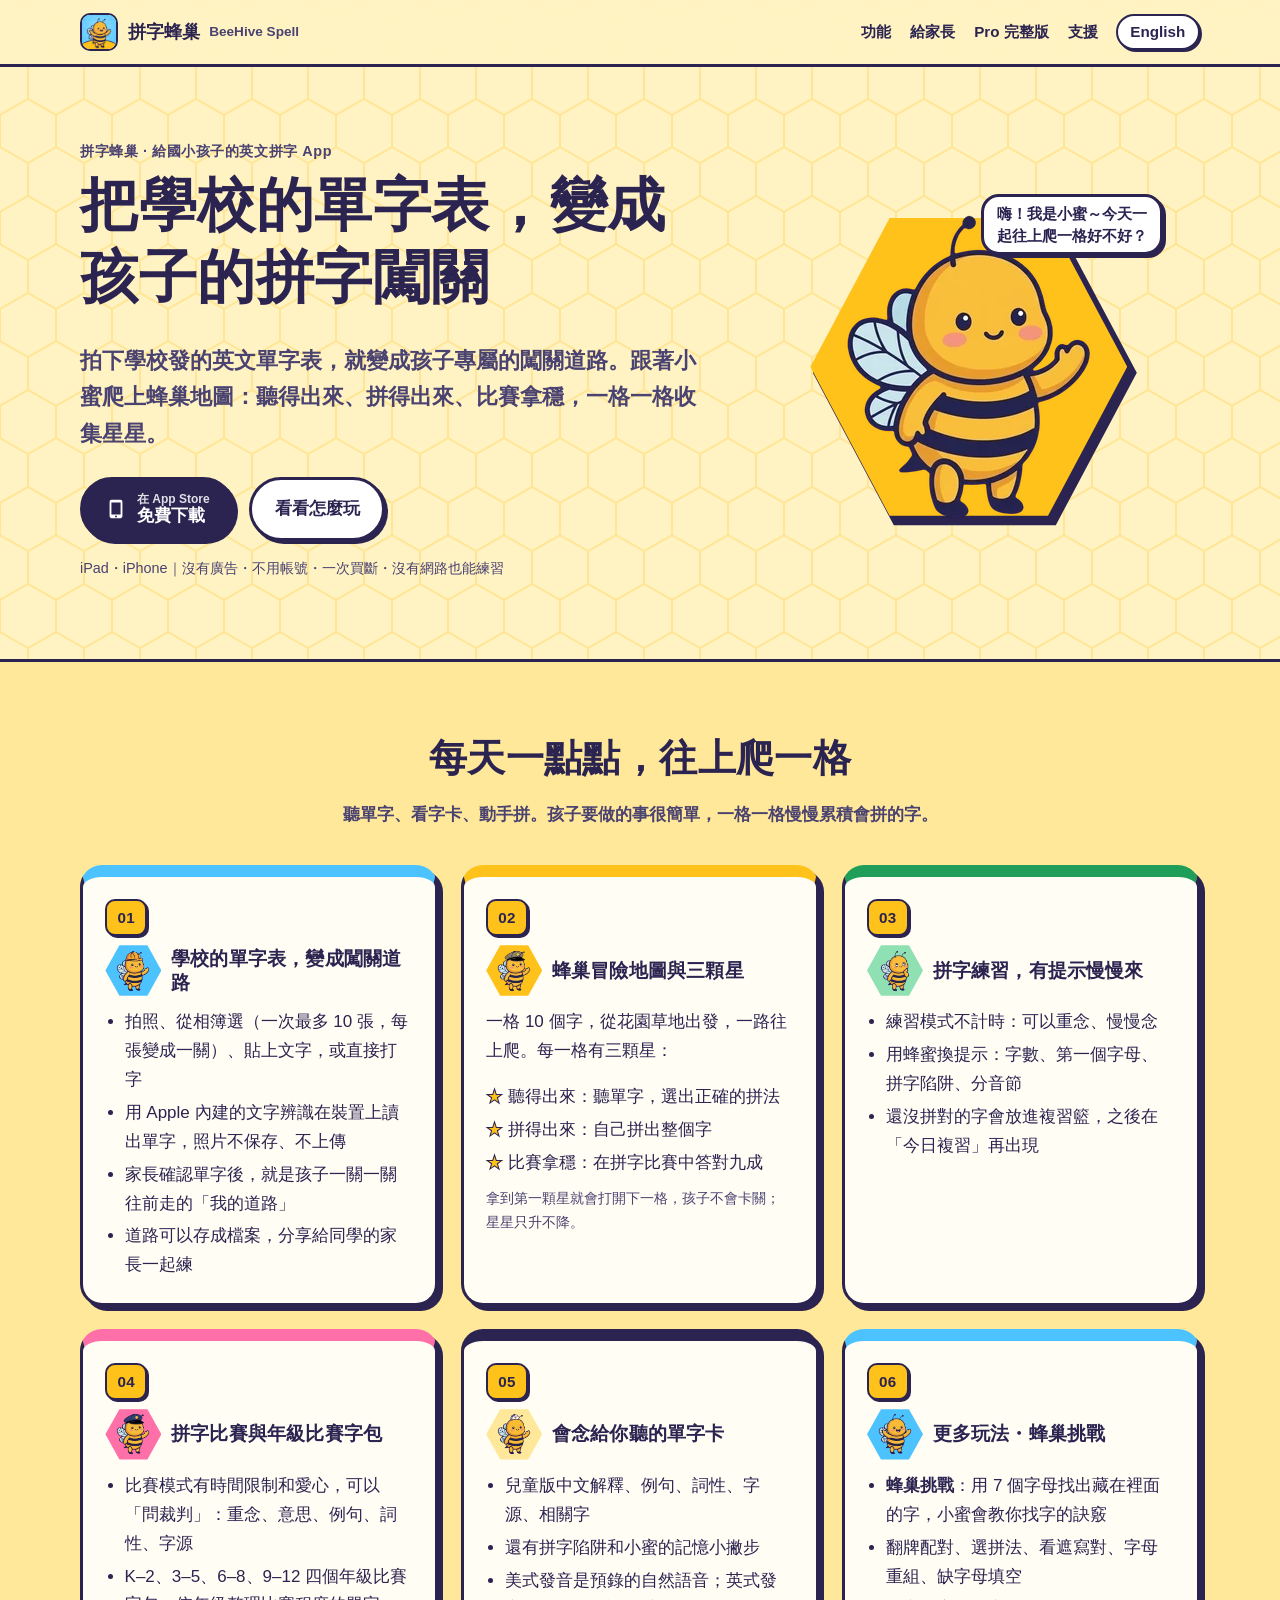
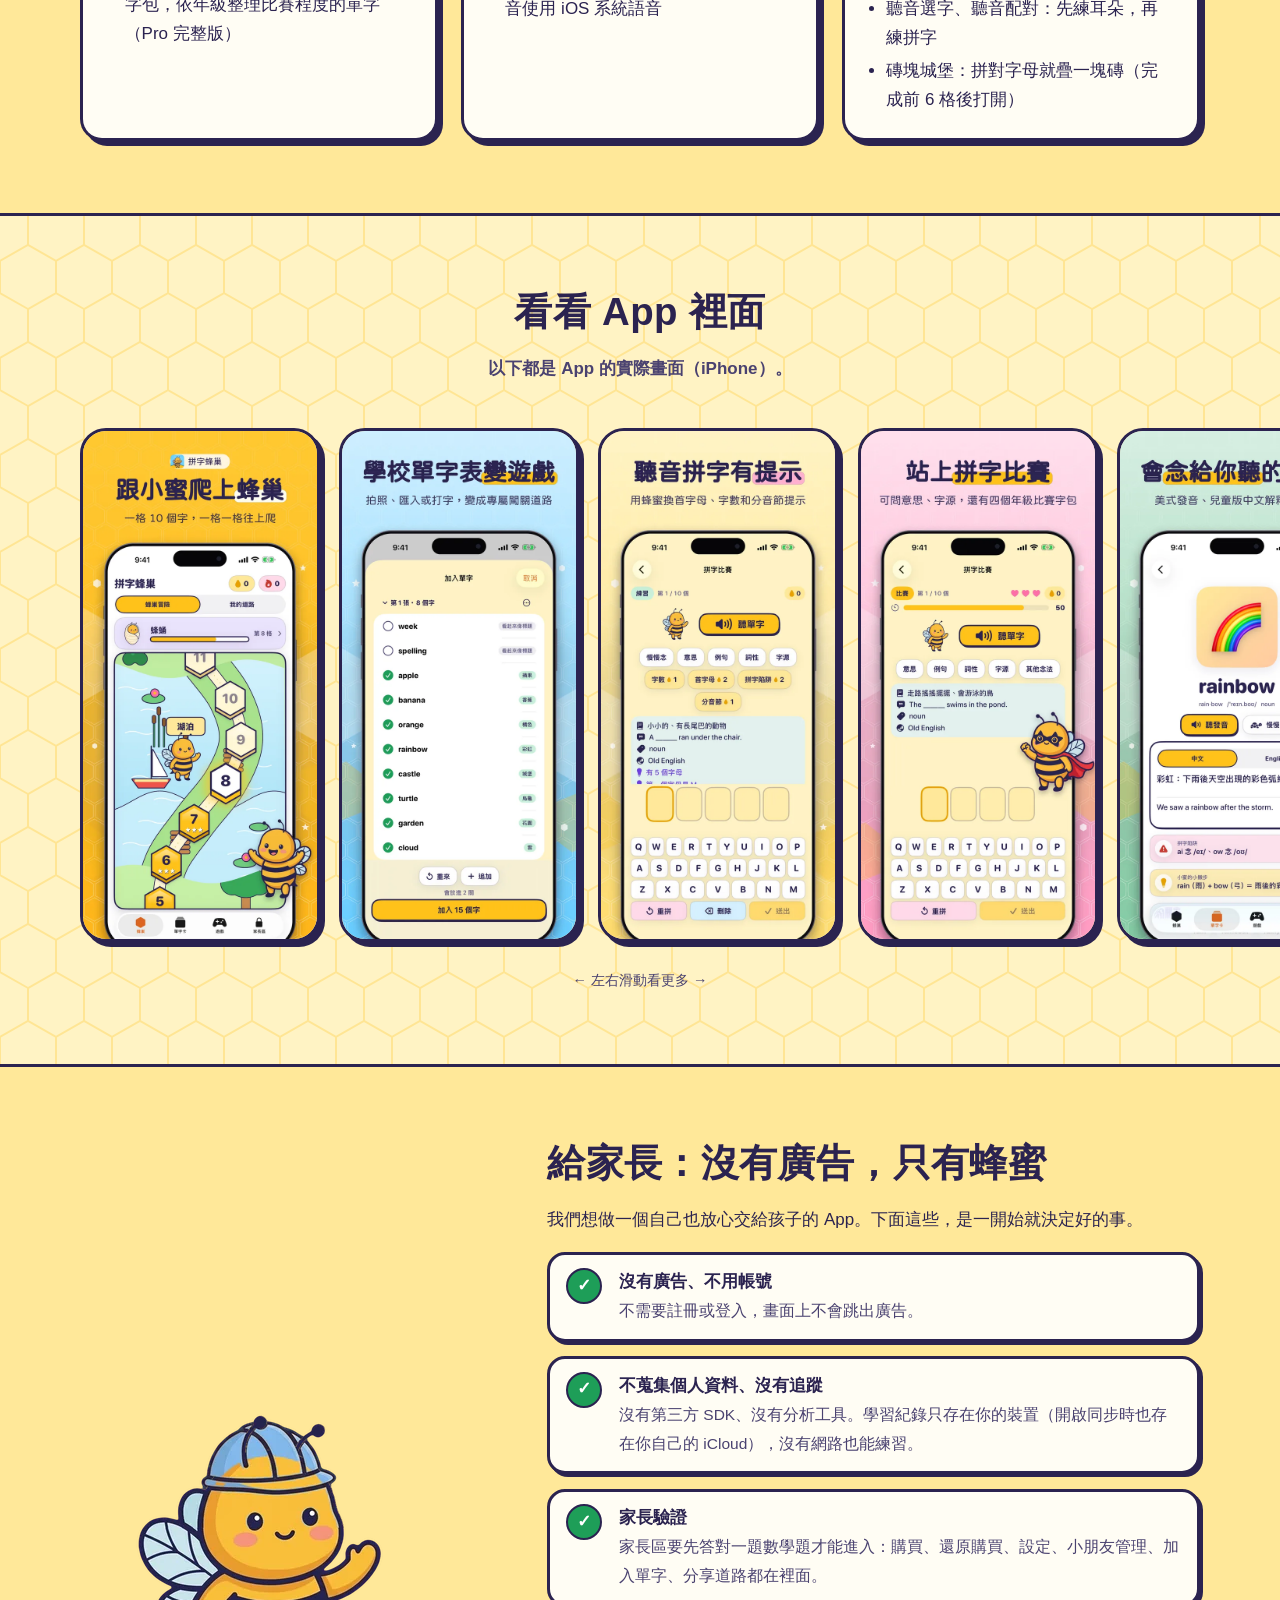
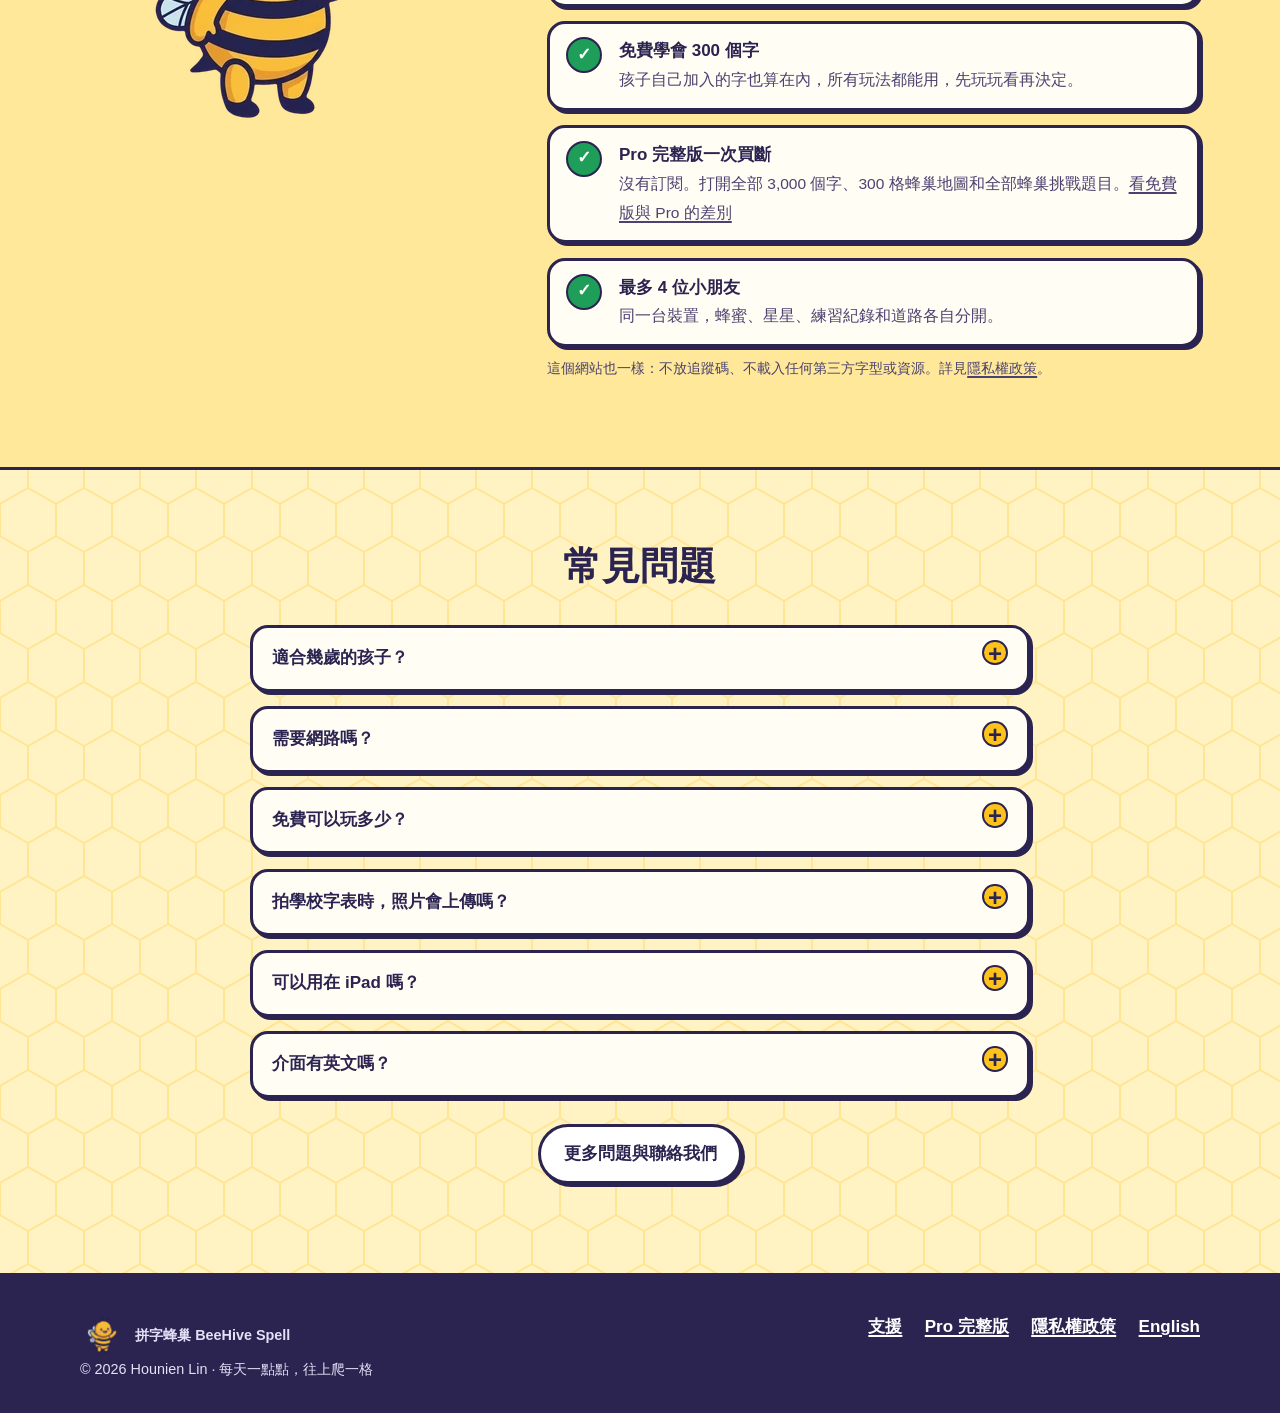
<file: index.html>
<!doctype html>
<html lang="zh-Hant-TW">
<head>
<meta charset="utf-8">
<meta name="viewport" content="width=device-width, initial-scale=1">
<title>拼字蜂巢 BeeHive Spell：把學校單字表變成拼字闖關</title>
<meta name="description" content="拼字蜂巢是給國小孩子的英文單字拼寫 App。把學校發的單字表拍下來，就變成孩子專屬的拼字闖關；跟著小蜜爬上蜂巢地圖，聽得出來、拼得出來、比賽拿穩。沒有廣告、不用帳號、一次買斷。">
<link rel="canonical" href="https://hounienlin.github.io/beehive_web/">
<link rel="alternate" hreflang="zh-Hant" href="https://hounienlin.github.io/beehive_web/">
<link rel="alternate" hreflang="en" href="https://hounienlin.github.io/beehive_web/en/">
<link rel="alternate" hreflang="x-default" href="https://hounienlin.github.io/beehive_web/">
<meta property="og:type" content="website">
<meta property="og:title" content="拼字蜂巢 BeeHive Spell">
<meta property="og:description" content="把學校的英文單字表拍下來，就變成孩子專屬的拼字闖關道路。">
<meta property="og:image" content="https://hounienlin.github.io/beehive_web/assets/img/icon/og-icon.png">
<meta property="og:locale" content="zh_TW">
<meta name="theme-color" content="#FFC21A">
<link rel="icon" href="assets/img/icon/favicon-32.png" sizes="32x32" type="image/png">
<link rel="icon" href="assets/img/icon/favicon-192.png" sizes="192x192" type="image/png">
<link rel="apple-touch-icon" href="assets/img/icon/apple-touch-icon.png">
<link rel="stylesheet" href="assets/css/style.css">
</head>
<body>
<a class="skip" href="#main">跳到主要內容</a>

<header class="site-header">
  <div class="wrap">
    <a class="brand" href="index.html"><img src="assets/img/icon/favicon-192.png" alt="" width="38" height="38">拼字蜂巢 <small>BeeHive Spell</small></a>
    <nav class="nav" aria-label="主選單">
      <a class="hide-sm" href="#features">功能</a>
      <a class="hide-sm" href="#parents">給家長</a>
      <a href="pro.html">Pro 完整版</a>
      <a href="support.html">支援</a>
      <a class="lang" href="en/index.html" hreflang="en" lang="en">English</a>
    </nav>
  </div>
</header>

<main id="main">

<section class="hero" aria-labelledby="hero-title">
  <div class="wrap">
    <div>
      <p class="eyebrow">拼字蜂巢 · 給國小孩子的英文拼字 App</p>
      <h1 id="hero-title">把學校的單字表，變成孩子的拼字闖關</h1>
      <p class="lede">拍下學校發的英文單字表，就變成孩子專屬的闖關道路。跟著小蜜爬上蜂巢地圖：聽得出來、拼得出來、比賽拿穩，一格一格收集星星。</p>
      <div class="hero-cta">
        <a class="btn btn-store" href="https://apps.apple.com/tw/app/id6832185884" aria-label="在 App Store 下載">
          <svg viewBox="0 0 24 24" aria-hidden="true"><path d="M7 2h10a2 2 0 0 1 2 2v16a2 2 0 0 1-2 2H7a2 2 0 0 1-2-2V4a2 2 0 0 1 2-2zm0 3v13h10V5H7zm5 14.2a1 1 0 1 0 0 2 1 1 0 0 0 0-2z"/></svg>
          <span><small>在 App Store</small>免費下載</span>
        </a>
        <a class="btn btn-ghost" href="#features">看看怎麼玩</a>
      </div>
      <p class="hero-note">iPad・iPhone｜沒有廣告・不用帳號・一次買斷・沒有網路也能練習</p>
    </div>
    <div class="hero-art">
      <img src="assets/img/mascot/mascot_bee.webp" alt="吉祥物小蜜：一隻揮手打招呼的小蜜蜂" width="360" height="360">
      <p class="bubble" aria-hidden="true">嗨！我是小蜜～今天一起往上爬一格好不好？</p>
    </div>
  </div>
</section>

<section id="features" class="section band" aria-labelledby="features-title">
  <div class="wrap">
    <div class="section-head">
      <h2 id="features-title">每天一點點，往上爬一格</h2>
      <p>聽單字、看字卡、動手拼。孩子要做的事很簡單，一格一格慢慢累積會拼的字。</p>
    </div>
    <div class="grid">
      <article class="card feature c-sky">
        <span class="no">01</span>
        <h3><span class="icon-hex"><img src="assets/img/mascot/mascot_bee_builder.webp" alt="" width="48" height="48" loading="lazy"></span>學校的單字表，變成闖關道路</h3>
        <ul>
          <li>拍照、從相簿選（一次最多 10 張，每張變成一關）、貼上文字，或直接打字</li>
          <li>用 Apple 內建的文字辨識在裝置上讀出單字，照片不保存、不上傳</li>
          <li>家長確認單字後，就是孩子一關一關往前走的「我的道路」</li>
          <li>道路可以存成檔案，分享給同學的家長一起練</li>
        </ul>
      </article>

      <article class="card feature c-honey">
        <span class="no">02</span>
        <h3><span class="icon-hex"><img src="assets/img/mascot/mascot_bee_scout.webp" alt="" width="48" height="48" loading="lazy"></span>蜂巢冒險地圖與三顆星</h3>
        <p>一格 10 個字，從花園草地出發，一路往上爬。每一格有三顆星：</p>
        <ul class="stars">
          <li>聽得出來：聽單字，選出正確的拼法</li>
          <li>拼得出來：自己拼出整個字</li>
          <li>比賽拿穩：在拼字比賽中答對九成</li>
        </ul>
        <p class="note">拿到第一顆星就會打開下一格，孩子不會卡關；星星只升不降。</p>
      </article>

      <article class="card feature c-leaf">
        <span class="no">03</span>
        <h3><span class="icon-hex"><img src="assets/img/mascot/mascot_mood_think.webp" alt="" width="48" height="48" loading="lazy"></span>拼字練習，有提示慢慢來</h3>
        <ul>
          <li>練習模式不計時：可以重念、慢慢念</li>
          <li>用蜂蜜換提示：字數、第一個字母、拼字陷阱、分音節</li>
          <li>還沒拼對的字會放進複習籃，之後在「今日複習」再出現</li>
        </ul>
      </article>

      <article class="card feature c-pink">
        <span class="no">04</span>
        <h3><span class="icon-hex"><img src="assets/img/mascot/mascot_bee_captain.webp" alt="" width="48" height="48" loading="lazy"></span>拼字比賽與年級比賽字包</h3>
        <ul>
          <li>比賽模式有時間限制和愛心，可以「問裁判」：重念、意思、例句、詞性、字源</li>
          <li>K–2、3–5、6–8、9–12 四個年級比賽字包，依年級整理比賽程度的單字（Pro 完整版）</li>
        </ul>
        <!-- 年級比賽字包：只用列舉，不寫涵蓋所有年級的說法（見 marketing-terms.md 禁用詞）。字包只在 Pro 完整版（2026-11-08 定案）。 -->
      </article>

      <article class="card feature c-ink">
        <span class="no">05</span>
        <h3><span class="icon-hex"><img src="assets/img/mascot/mascot_bee_nurse.webp" alt="" width="48" height="48" loading="lazy"></span>會念給你聽的單字卡</h3>
        <ul>
          <li>兒童版中文解釋、例句、詞性、字源、相關字</li>
          <li>還有拼字陷阱和小蜜的記憶小撇步</li>
          <li>美式發音是預錄的自然語音；英式發音使用 iOS 系統語音</li>
        </ul>
      </article>

      <article class="card feature c-sky">
        <span class="no">06</span>
        <h3><span class="icon-hex"><img src="assets/img/mascot/mascot_mood_cheer.webp" alt="" width="48" height="48" loading="lazy"></span>更多玩法・蜂巢挑戰</h3>
        <ul>
          <li><strong>蜂巢挑戰</strong>：用 7 個字母找出藏在裡面的字，小蜜會教你找字的訣竅</li>
          <li>翻牌配對、選拼法、看遮寫對、字母重組、缺字母填空</li>
          <li>聽音選字、聽音配對：先練耳朵，再練拼字</li>
          <li>磚塊城堡：拼對字母就疊一塊磚（完成前 6 格後打開）</li>
        </ul>
      </article>
    </div>
  </div>
</section>

<section id="screens" class="section" aria-labelledby="screens-title">
  <div class="wrap section-head">
    <h2 id="screens-title">看看 App 裡面</h2>
    <p>以下都是 App 的實際畫面（iPhone）。</p>
  </div>
  <!-- 截圖來源：app repo docs/appstore/final/zh-Hant/iphone-6.9/，用 tools/sync_assets.py 重新產生；換新一組截圖後記得核對 alt 文字 -->
  <ul class="shots" aria-label="App 截圖，可以左右捲動">
    <li><img src="assets/img/screenshots/zh-Hant/01-climb-hive.webp" alt="跟小蜜爬上蜂巢：一格 10 個字，一格一格往上爬" width="600" height="1304" loading="lazy"></li>
    <li><img src="assets/img/screenshots/zh-Hant/02-school-list.webp" alt="學校單字表變遊戲：拍照、匯入或打字，變成專屬闖關道路" width="600" height="1304" loading="lazy"></li>
    <li><img src="assets/img/screenshots/zh-Hant/03-spelling-hints.webp" alt="聽音拼字有提示：用蜂蜜換首字母、字數和分音節提示" width="600" height="1304" loading="lazy"></li>
    <li><img src="assets/img/screenshots/zh-Hant/04-spelling-contest.webp" alt="站上拼字比賽：可問意思、字源，還有四個年級比賽字包" width="600" height="1304" loading="lazy"></li>
    <li><img src="assets/img/screenshots/zh-Hant/05-word-card.webp" alt="會念給你聽的字卡：美式發音、兒童版中文解釋和例句" width="600" height="1304" loading="lazy"></li>
    <li><img src="assets/img/screenshots/zh-Hant/06-games.webp" alt="換個玩法再練習：蜂巢挑戰、翻牌配對、字母重組、選拼法" width="600" height="1304" loading="lazy"></li>
    <li><img src="assets/img/screenshots/zh-Hant/07-three-stars.webp" alt="收集星星變身升級：每格三顆星，小蜜跟著稱號一起長大" width="600" height="1304" loading="lazy"></li>
    <li><img src="assets/img/screenshots/zh-Hant/08-parent-gate.webp" alt="家長安心的設計：沒有廣告、不用帳號、一次買斷、家長驗證" width="600" height="1304" loading="lazy"></li>
  </ul>
  <p class="shots-hint" aria-hidden="true">← 左右滑動看更多 →</p>
</section>

<section id="parents" class="section band" aria-labelledby="parents-title">
  <div class="wrap trust">
    <div class="trust-art">
      <img src="assets/img/mascot/mascot_bee_guard.webp" alt="戴著帽子的守衛蜂小蜜" width="360" height="360" loading="lazy">
    </div>
    <div>
      <h2 id="parents-title">給家長：沒有廣告，只有蜂蜜</h2>
      <p>我們想做一個自己也放心交給孩子的 App。下面這些，是一開始就決定好的事。</p>
      <ul class="checks">
        <li><div><strong>沒有廣告、不用帳號</strong><span>不需要註冊或登入，畫面上不會跳出廣告。</span></div></li>
        <li><div><strong>不蒐集個人資料、沒有追蹤</strong><span>沒有第三方 SDK、沒有分析工具。學習紀錄只存在你的裝置（開啟同步時也存在你自己的 iCloud），沒有網路也能練習。</span></div></li>
        <li><div><strong>家長驗證</strong><span>家長區要先答對一題數學題才能進入：購買、還原購買、設定、小朋友管理、加入單字、分享道路都在裡面。</span></div></li>
        <li><div><strong>免費學會 300 個字</strong><span>孩子自己加入的字也算在內，所有玩法都能用，先玩玩看再決定。</span></div></li>
        <li><div><strong>Pro 完整版一次買斷</strong><span>沒有訂閱。打開全部 3,000 個字、300 格蜂巢地圖和全部蜂巢挑戰題目。<a href="pro.html">看免費版與 Pro 的差別</a></span></div></li>
        <li><div><strong>最多 4 位小朋友</strong><span>同一台裝置，蜂蜜、星星、練習紀錄和道路各自分開。</span></div></li>
      </ul>
      <p class="note">這個網站也一樣：不放追蹤碼、不載入任何第三方字型或資源。詳見<a href="privacy.html">隱私權政策</a>。</p>
    </div>
  </div>
</section>

<section id="faq" class="section" aria-labelledby="faq-title">
  <div class="narrow">
    <div class="section-head">
      <h2 id="faq-title">常見問題</h2>
    </div>
    <div class="faq">
      <details>
        <summary>適合幾歲的孩子？</summary>
        <p>拼字蜂巢是給國小孩子練習英文單字拼寫的 App。小蜜只鼓勵、不責備，拼不出來時她會說：「差一點點！這個字很調皮，我們再聽一次？」</p>
      </details>
      <details>
        <summary>需要網路嗎？</summary>
        <p>不需要。單字、圖片和音檔都在 App 裡，沒有網路也能練習。</p>
      </details>
      <details>
        <summary>免費可以玩多少？</summary>
        <p>免費版可以學會 300 個字（孩子自己加入的字也算在內），所有玩法都能用。學會 300 個字以後，開始練習時會出現 Pro 完整版的說明，由家長決定要不要購買。詳見 <a href="pro.html">Pro 完整版</a>。</p>
      </details>
      <details>
        <summary>拍學校字表時，照片會上傳嗎？</summary>
        <p>不會。單字是用 Apple 內建的文字辨識，只在這台裝置上讀出來；照片不保存、不上傳。</p>
      </details>
      <details>
        <summary>可以用在 iPad 嗎？</summary>
        <p>可以。拼字蜂巢以 iPad 優先設計，也支援 iPhone。</p>
      </details>
      <details>
        <summary>介面有英文嗎？</summary>
        <p>有。介面語言可以在 App 內切換繁體中文或 English。</p>
      </details>
    </div>
    <p style="text-align:center;margin-top:1.6rem"><a class="btn btn-ghost" href="support.html">更多問題與聯絡我們</a></p>
  </div>
</section>

</main>

<footer class="site-footer">
  <div class="wrap">
    <div>
      <p class="foot-brand"><img src="assets/img/mascot/mascot_mood_cheer.webp" alt="" width="44" height="44" loading="lazy">拼字蜂巢 BeeHive Spell</p>
      <p>© 2026 Hounien Lin · 每天一點點，往上爬一格</p>
    </div>
    <nav aria-label="頁尾連結">
      <ul>
        <li><a href="support.html">支援</a></li>
        <li><a href="pro.html">Pro 完整版</a></li>
        <li><a href="privacy.html">隱私權政策</a></li>
        <li><a href="en/index.html" hreflang="en" lang="en">English</a></li>
      </ul>
    </nav>
  </div>
</footer>
</body>
</html>
</file>
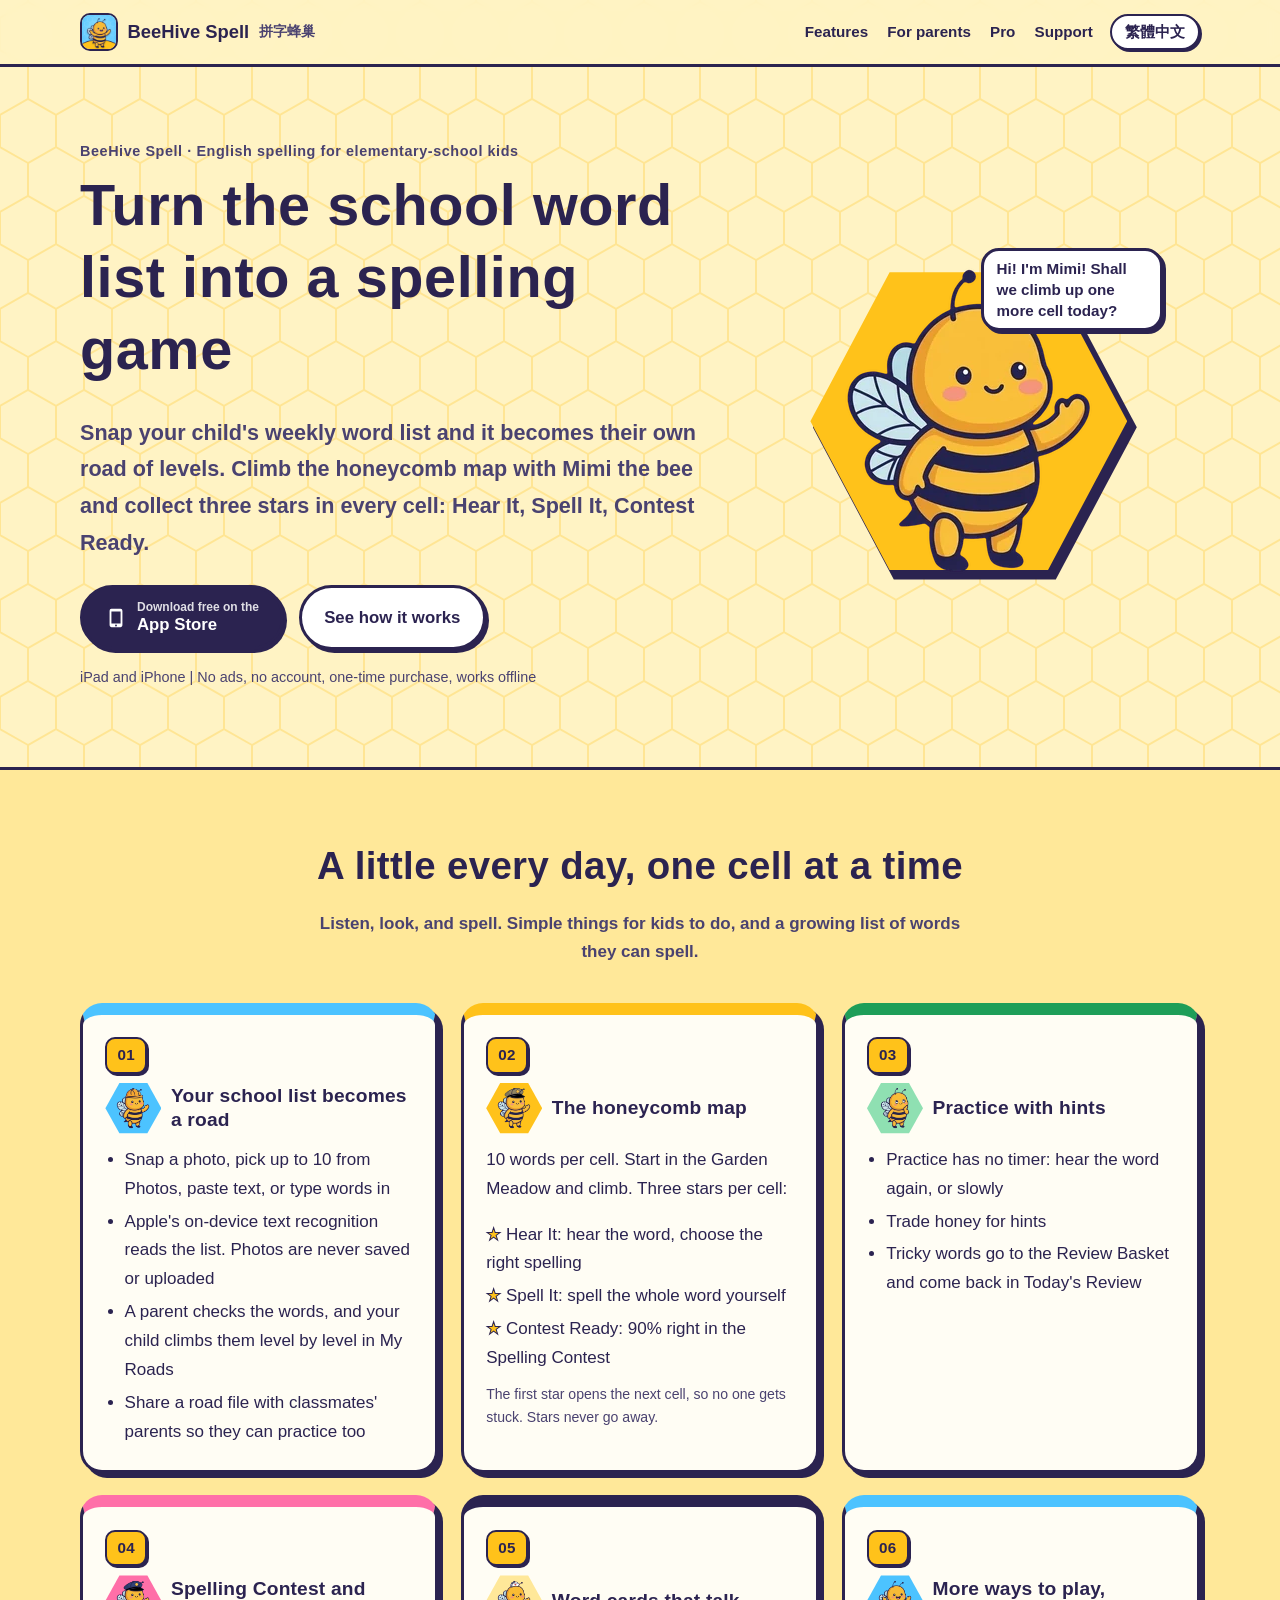
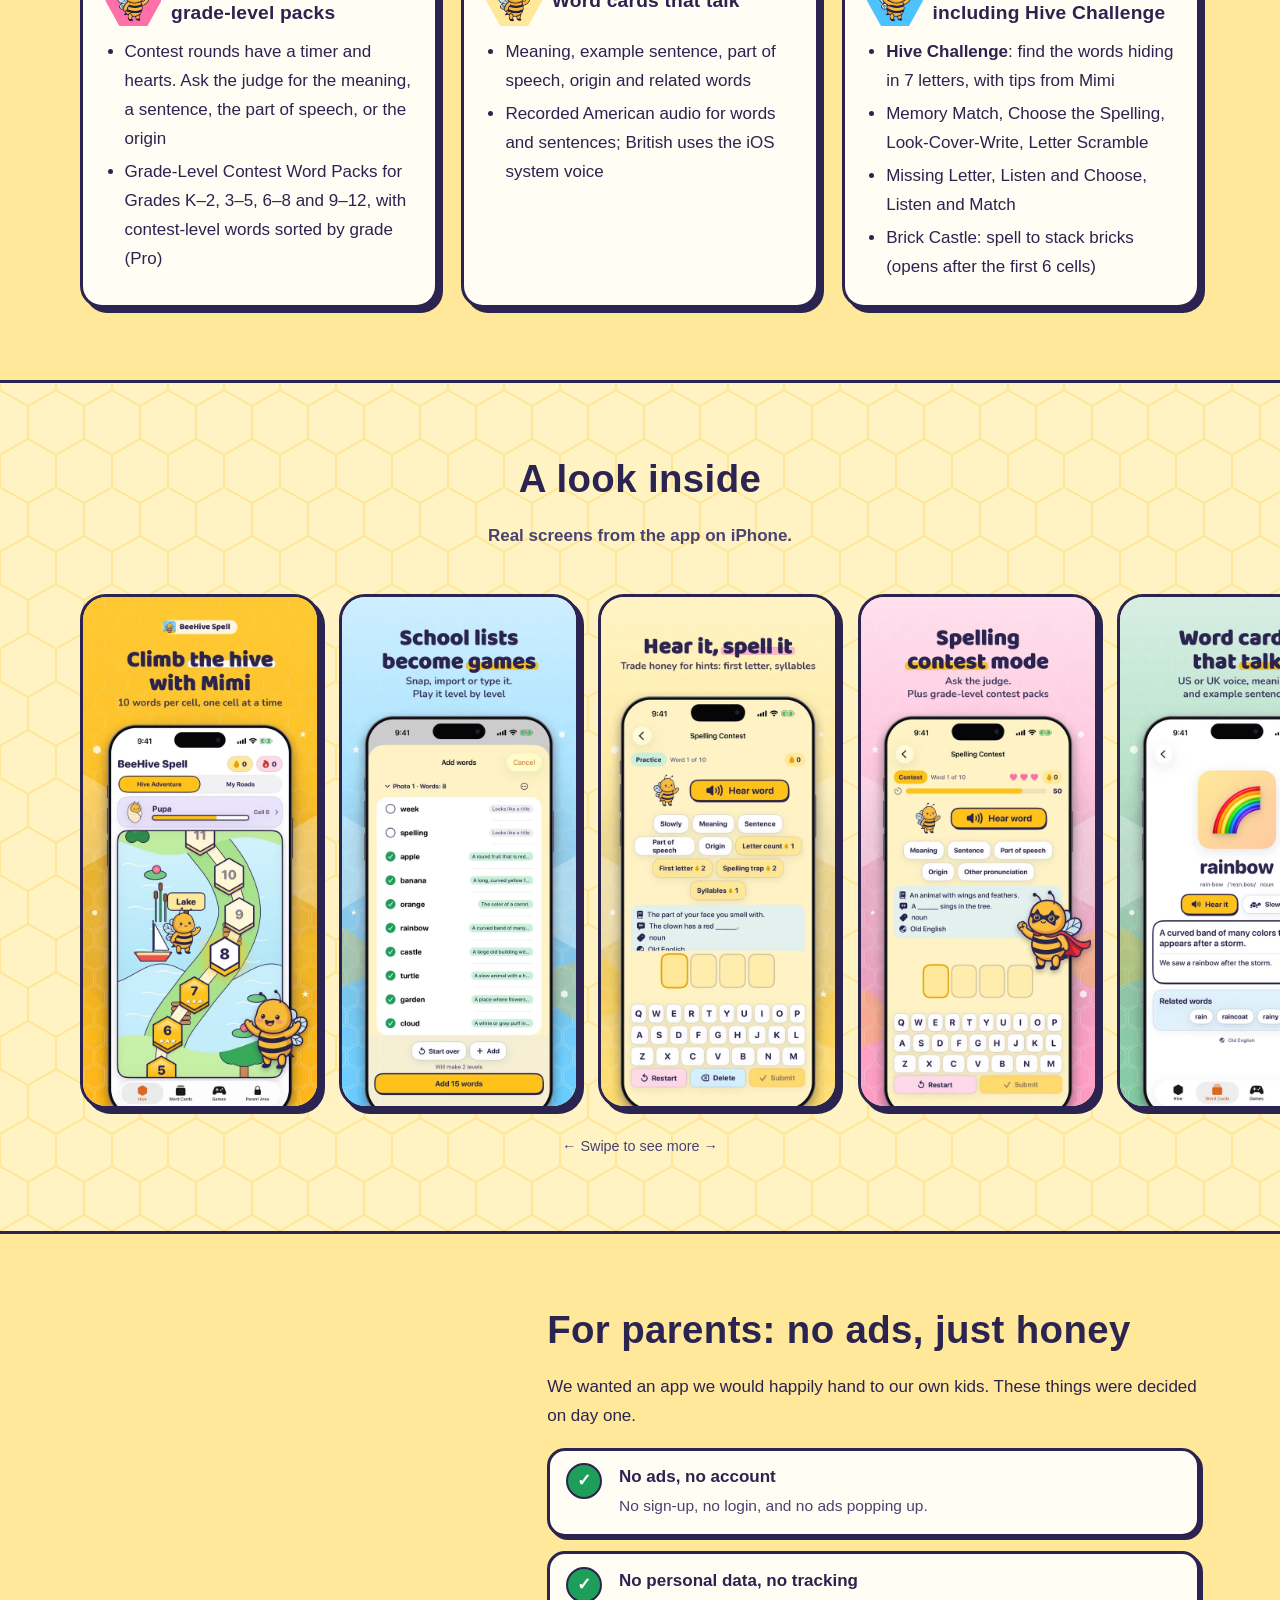
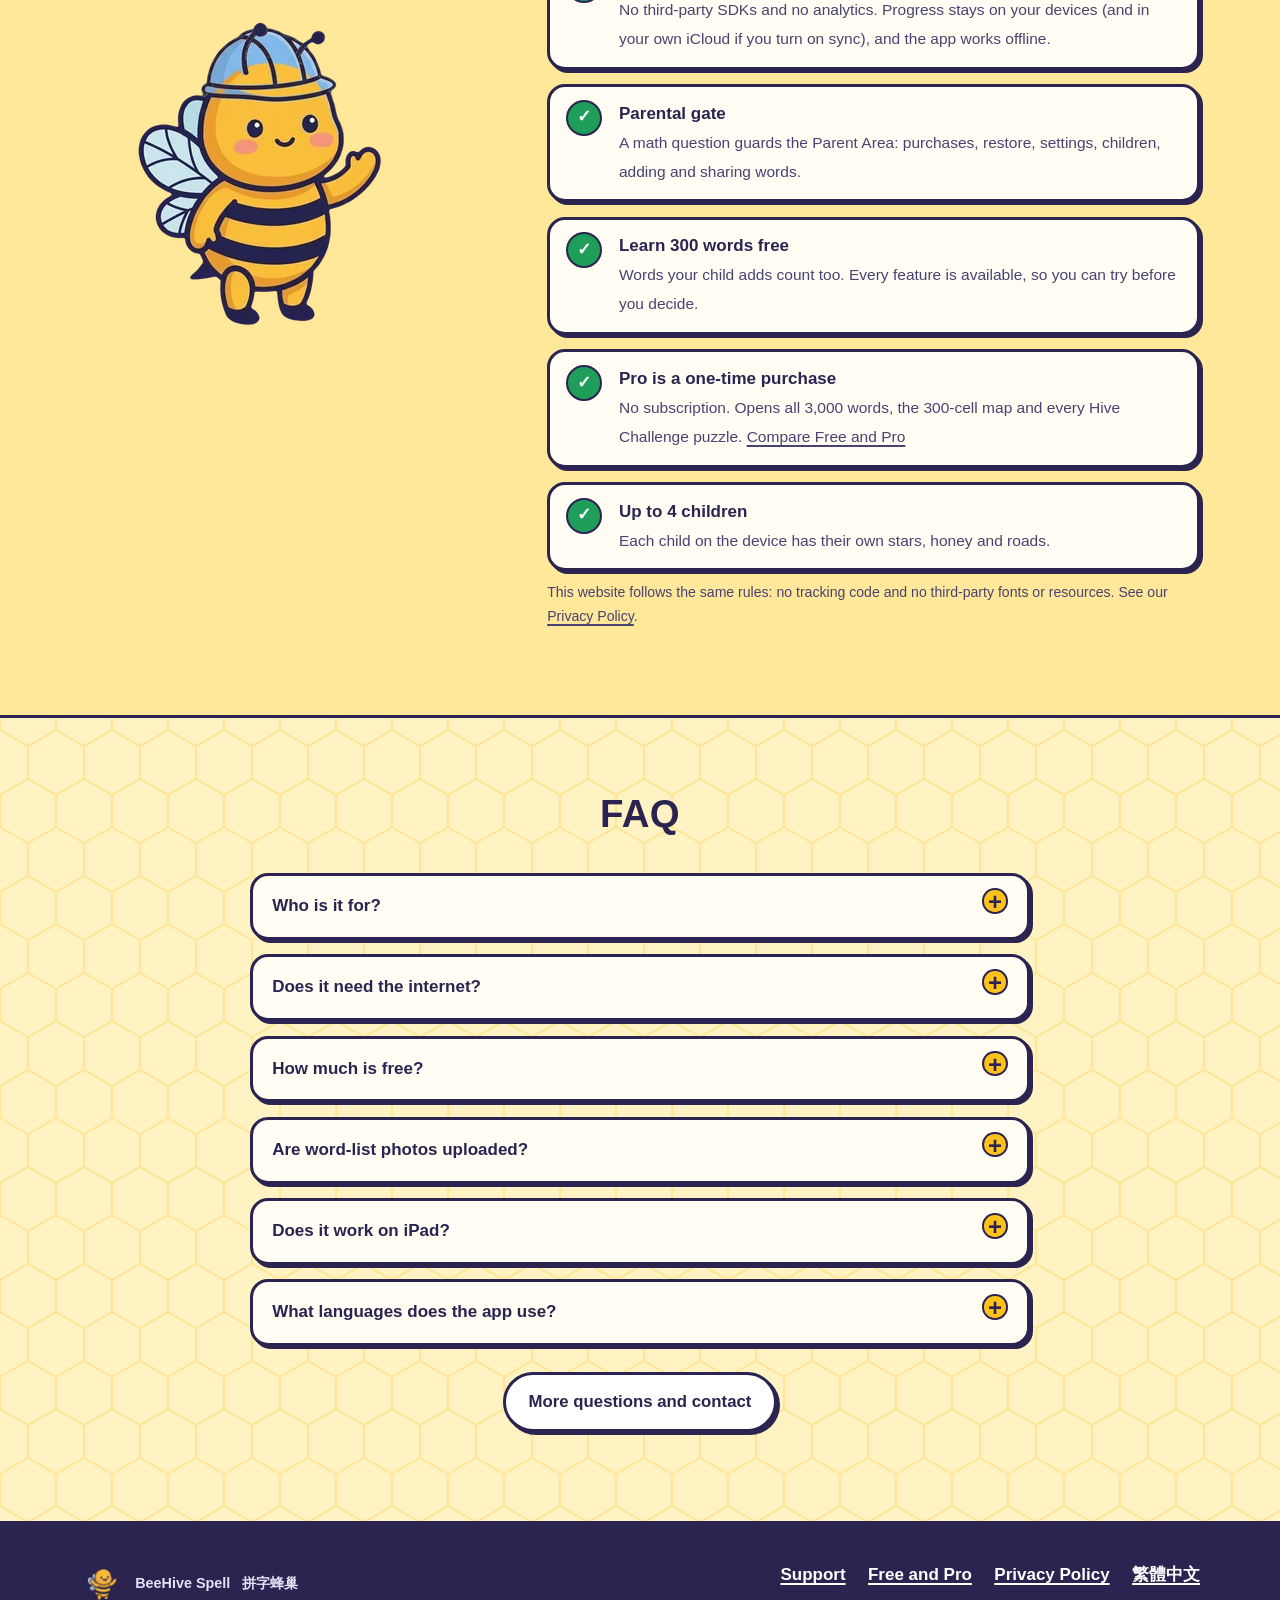
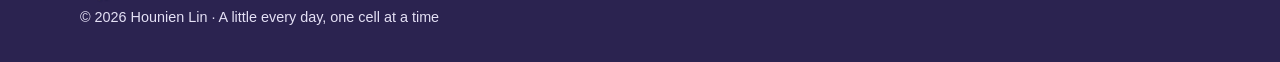
<file: en/index.html>
<!doctype html>
<html lang="en">
<head>
<meta charset="utf-8">
<meta name="viewport" content="width=device-width, initial-scale=1">
<title>BeeHive Spell: turn school word lists into a spelling game</title>
<meta name="description" content="BeeHive Spell is an English spelling app for elementary-school kids. Turn your child's school word list into a spelling game, climb the honeycomb map with Mimi the bee, and collect three stars in every cell. No ads, no account, one-time purchase.">
<link rel="canonical" href="https://hounienlin.github.io/beehive_web/en/">
<link rel="alternate" hreflang="zh-Hant" href="https://hounienlin.github.io/beehive_web/">
<link rel="alternate" hreflang="en" href="https://hounienlin.github.io/beehive_web/en/">
<link rel="alternate" hreflang="x-default" href="https://hounienlin.github.io/beehive_web/">
<meta property="og:type" content="website">
<meta property="og:title" content="BeeHive Spell">
<meta property="og:description" content="Turn your child's school word list into a spelling game: snap, check, play.">
<meta property="og:image" content="https://hounienlin.github.io/beehive_web/assets/img/icon/og-icon.png">
<meta property="og:locale" content="en_US">
<meta name="theme-color" content="#FFC21A">
<link rel="icon" href="../assets/img/icon/favicon-32.png" sizes="32x32" type="image/png">
<link rel="icon" href="../assets/img/icon/favicon-192.png" sizes="192x192" type="image/png">
<link rel="apple-touch-icon" href="../assets/img/icon/apple-touch-icon.png">
<link rel="stylesheet" href="../assets/css/style.css">
</head>
<body>
<a class="skip" href="#main">Skip to main content</a>

<header class="site-header">
  <div class="wrap">
    <a class="brand" href="index.html"><img src="../assets/img/icon/favicon-192.png" alt="" width="38" height="38">BeeHive Spell <small lang="zh-Hant">拼字蜂巢</small></a>
    <nav class="nav" aria-label="Main">
      <a class="hide-sm" href="#features">Features</a>
      <a class="hide-sm" href="#parents">For parents</a>
      <a href="pro.html">Pro</a>
      <a href="support.html">Support</a>
      <a class="lang" href="../index.html" hreflang="zh-Hant" lang="zh-Hant">繁體中文</a>
    </nav>
  </div>
</header>

<main id="main">

<section class="hero" aria-labelledby="hero-title">
  <div class="wrap">
    <div>
      <p class="eyebrow">BeeHive Spell · English spelling for elementary-school kids</p>
      <h1 id="hero-title">Turn the school word list into a spelling game</h1>
      <p class="lede">Snap your child's weekly word list and it becomes their own road of levels. Climb the honeycomb map with Mimi the bee and collect three stars in every cell: Hear It, Spell It, Contest Ready.</p>
      <div class="hero-cta">
        <a class="btn btn-store" href="https://apps.apple.com/app/id6832185884" aria-label="Download free on the App Store">
          <svg viewBox="0 0 24 24" aria-hidden="true"><path d="M7 2h10a2 2 0 0 1 2 2v16a2 2 0 0 1-2 2H7a2 2 0 0 1-2-2V4a2 2 0 0 1 2-2zm0 3v13h10V5H7zm5 14.2a1 1 0 1 0 0 2 1 1 0 0 0 0-2z"/></svg>
          <span><small>Download free on the</small>App Store</span>
        </a>
        <a class="btn btn-ghost" href="#features">See how it works</a>
      </div>
      <p class="hero-note">iPad and iPhone | No ads, no account, one-time purchase, works offline</p>
    </div>
    <div class="hero-art">
      <img src="../assets/img/mascot/mascot_bee.webp" alt="Mimi the bee, a cartoon bee waving hello" width="360" height="360">
      <p class="bubble" aria-hidden="true">Hi! I'm Mimi! Shall we climb up one more cell today?</p>
    </div>
  </div>
</section>

<section id="features" class="section band" aria-labelledby="features-title">
  <div class="wrap">
    <div class="section-head">
      <h2 id="features-title">A little every day, one cell at a time</h2>
      <p>Listen, look, and spell. Simple things for kids to do, and a growing list of words they can spell.</p>
    </div>
    <div class="grid">
      <article class="card feature c-sky">
        <span class="no">01</span>
        <h3><span class="icon-hex"><img src="../assets/img/mascot/mascot_bee_builder.webp" alt="" width="48" height="48" loading="lazy"></span>Your school list becomes a road</h3>
        <ul>
          <li>Snap a photo, pick up to 10 from Photos, paste text, or type words in</li>
          <li>Apple's on-device text recognition reads the list. Photos are never saved or uploaded</li>
          <li>A parent checks the words, and your child climbs them level by level in My Roads</li>
          <li>Share a road file with classmates' parents so they can practice too</li>
        </ul>
      </article>

      <article class="card feature c-honey">
        <span class="no">02</span>
        <h3><span class="icon-hex"><img src="../assets/img/mascot/mascot_bee_scout.webp" alt="" width="48" height="48" loading="lazy"></span>The honeycomb map</h3>
        <p>10 words per cell. Start in the Garden Meadow and climb. Three stars per cell:</p>
        <ul class="stars">
          <li>Hear It: hear the word, choose the right spelling</li>
          <li>Spell It: spell the whole word yourself</li>
          <li>Contest Ready: 90% right in the Spelling Contest</li>
        </ul>
        <p class="note">The first star opens the next cell, so no one gets stuck. Stars never go away.</p>
      </article>

      <article class="card feature c-leaf">
        <span class="no">03</span>
        <h3><span class="icon-hex"><img src="../assets/img/mascot/mascot_mood_think.webp" alt="" width="48" height="48" loading="lazy"></span>Practice with hints</h3>
        <ul>
          <li>Practice has no timer: hear the word again, or slowly</li>
          <li>Trade honey for hints</li>
          <li>Tricky words go to the Review Basket and come back in Today's Review</li>
        </ul>
      </article>

      <article class="card feature c-pink">
        <span class="no">04</span>
        <h3><span class="icon-hex"><img src="../assets/img/mascot/mascot_bee_captain.webp" alt="" width="48" height="48" loading="lazy"></span>Spelling Contest and grade-level packs</h3>
        <ul>
          <li>Contest rounds have a timer and hearts. Ask the judge for the meaning, a sentence, the part of speech, or the origin</li>
          <li>Grade-Level Contest Word Packs for Grades K–2, 3–5, 6–8 and 9–12, with contest-level words sorted by grade (Pro)</li>
        </ul>
        <!-- Grade packs: list them; never claim complete grade coverage (see marketing-terms.md). Pricing of packs is undecided: do not mention price or "included in Pro". -->
      </article>

      <article class="card feature c-ink">
        <span class="no">05</span>
        <h3><span class="icon-hex"><img src="../assets/img/mascot/mascot_bee_nurse.webp" alt="" width="48" height="48" loading="lazy"></span>Word cards that talk</h3>
        <ul>
          <li>Meaning, example sentence, part of speech, origin and related words</li>
          <li>Recorded American audio for words and sentences; British uses the iOS system voice</li>
        </ul>
      </article>

      <article class="card feature c-sky">
        <span class="no">06</span>
        <h3><span class="icon-hex"><img src="../assets/img/mascot/mascot_mood_cheer.webp" alt="" width="48" height="48" loading="lazy"></span>More ways to play, including Hive Challenge</h3>
        <ul>
          <li><strong>Hive Challenge</strong>: find the words hiding in 7 letters, with tips from Mimi</li>
          <li>Memory Match, Choose the Spelling, Look-Cover-Write, Letter Scramble</li>
          <li>Missing Letter, Listen and Choose, Listen and Match</li>
          <li>Brick Castle: spell to stack bricks (opens after the first 6 cells)</li>
        </ul>
      </article>
    </div>
  </div>
</section>

<section id="screens" class="section" aria-labelledby="screens-title">
  <div class="wrap section-head">
    <h2 id="screens-title">A look inside</h2>
    <p>Real screens from the app on iPhone.</p>
  </div>
  <!-- Source: app repo docs/appstore/final/en-US/iphone-6.9/, regenerate with tools/sync_assets.py; re-check alt text when the set changes -->
  <ul class="shots" aria-label="App screenshots, scroll sideways">
    <li><img src="../assets/img/screenshots/en-US/01-climb-hive.webp" alt="Climb the hive with Mimi: 10 words per cell, one cell at a time" width="600" height="1304" loading="lazy"></li>
    <li><img src="../assets/img/screenshots/en-US/02-school-list.webp" alt="School lists become games: Snap, import or type it. Play it level by level" width="600" height="1304" loading="lazy"></li>
    <li><img src="../assets/img/screenshots/en-US/03-spelling-hints.webp" alt="Hear it, spell it: Trade honey for hints: first letter, syllables" width="600" height="1304" loading="lazy"></li>
    <li><img src="../assets/img/screenshots/en-US/04-spelling-contest.webp" alt="Spelling contest mode: Ask the judge. Plus grade-level contest packs" width="600" height="1304" loading="lazy"></li>
    <li><img src="../assets/img/screenshots/en-US/05-word-card.webp" alt="Word cards that talk: US or UK voice, meanings and example sentences" width="600" height="1304" loading="lazy"></li>
    <li><img src="../assets/img/screenshots/en-US/06-games.webp" alt="Play it another way: Hive Challenge, Memory Match, Letter Scramble" width="600" height="1304" loading="lazy"></li>
    <li><img src="../assets/img/screenshots/en-US/07-three-stars.webp" alt="Earn stars and bee titles: Three stars per cell. Mimi grows as you climb" width="600" height="1304" loading="lazy"></li>
    <li><img src="../assets/img/screenshots/en-US/08-parent-gate.webp" alt="Peace of mind for parents: No ads. No account. One-time buy. Parent gate." width="600" height="1304" loading="lazy"></li>
  </ul>
  <p class="shots-hint" aria-hidden="true">← Swipe to see more →</p>
</section>

<section id="parents" class="section band" aria-labelledby="parents-title">
  <div class="wrap trust">
    <div class="trust-art">
      <img src="../assets/img/mascot/mascot_bee_guard.webp" alt="Mimi as a guard bee wearing a cap" width="360" height="360" loading="lazy">
    </div>
    <div>
      <h2 id="parents-title">For parents: no ads, just honey</h2>
      <p>We wanted an app we would happily hand to our own kids. These things were decided on day one.</p>
      <ul class="checks">
        <li><div><strong>No ads, no account</strong><span>No sign-up, no login, and no ads popping up.</span></div></li>
        <li><div><strong>No personal data, no tracking</strong><span>No third-party SDKs and no analytics. Progress stays on your devices (and in your own iCloud if you turn on sync), and the app works offline.</span></div></li>
        <li><div><strong>Parental gate</strong><span>A math question guards the Parent Area: purchases, restore, settings, children, adding and sharing words.</span></div></li>
        <li><div><strong>Learn 300 words free</strong><span>Words your child adds count too. Every feature is available, so you can try before you decide.</span></div></li>
        <li><div><strong>Pro is a one-time purchase</strong><span>No subscription. Opens all 3,000 words, the 300-cell map and every Hive Challenge puzzle. <a href="pro.html">Compare Free and Pro</a></span></div></li>
        <li><div><strong>Up to 4 children</strong><span>Each child on the device has their own stars, honey and roads.</span></div></li>
      </ul>
      <p class="note">This website follows the same rules: no tracking code and no third-party fonts or resources. See our <a href="privacy.html">Privacy Policy</a>.</p>
    </div>
  </div>
</section>

<section id="faq" class="section" aria-labelledby="faq-title">
  <div class="narrow">
    <div class="section-head">
      <h2 id="faq-title">FAQ</h2>
    </div>
    <div class="faq">
      <details>
        <summary>Who is it for?</summary>
        <p>BeeHive Spell helps elementary-school kids practice English spelling. Kind words only: when a word is tricky, Mimi says "Almost! Let's listen again!"</p>
      </details>
      <details>
        <summary>Does it need the internet?</summary>
        <p>No. Words, images and audio are bundled in the app, so it works offline.</p>
      </details>
      <details>
        <summary>How much is free?</summary>
        <p>Your child can learn up to 300 words for free, including words you add yourself, with every feature available. After 300 learned words, starting practice shows the Pro screen for a parent to decide. See <a href="pro.html">Free and Pro</a>.</p>
      </details>
      <details>
        <summary>Are word-list photos uploaded?</summary>
        <p>No. Apple's built-in text recognition reads the words on this device only. Photos are never saved or uploaded.</p>
      </details>
      <details>
        <summary>Does it work on iPad?</summary>
        <p>Yes. BeeHive Spell is designed for iPad first and also works on iPhone.</p>
      </details>
      <details>
        <summary>What languages does the app use?</summary>
        <p>English or Traditional Chinese, switchable in the app.</p>
      </details>
    </div>
    <p style="text-align:center;margin-top:1.6rem"><a class="btn btn-ghost" href="support.html">More questions and contact</a></p>
  </div>
</section>

</main>

<footer class="site-footer">
  <div class="wrap">
    <div>
      <p class="foot-brand"><img src="../assets/img/mascot/mascot_mood_cheer.webp" alt="" width="44" height="44" loading="lazy">BeeHive Spell <span lang="zh-Hant">拼字蜂巢</span></p>
      <p>© 2026 Hounien Lin · A little every day, one cell at a time</p>
    </div>
    <nav aria-label="Footer">
      <ul>
        <li><a href="support.html">Support</a></li>
        <li><a href="pro.html">Free and Pro</a></li>
        <li><a href="privacy.html">Privacy Policy</a></li>
        <li><a href="../index.html" hreflang="zh-Hant" lang="zh-Hant">繁體中文</a></li>
      </ul>
    </nav>
  </div>
</footer>
</body>
</html>
</file>
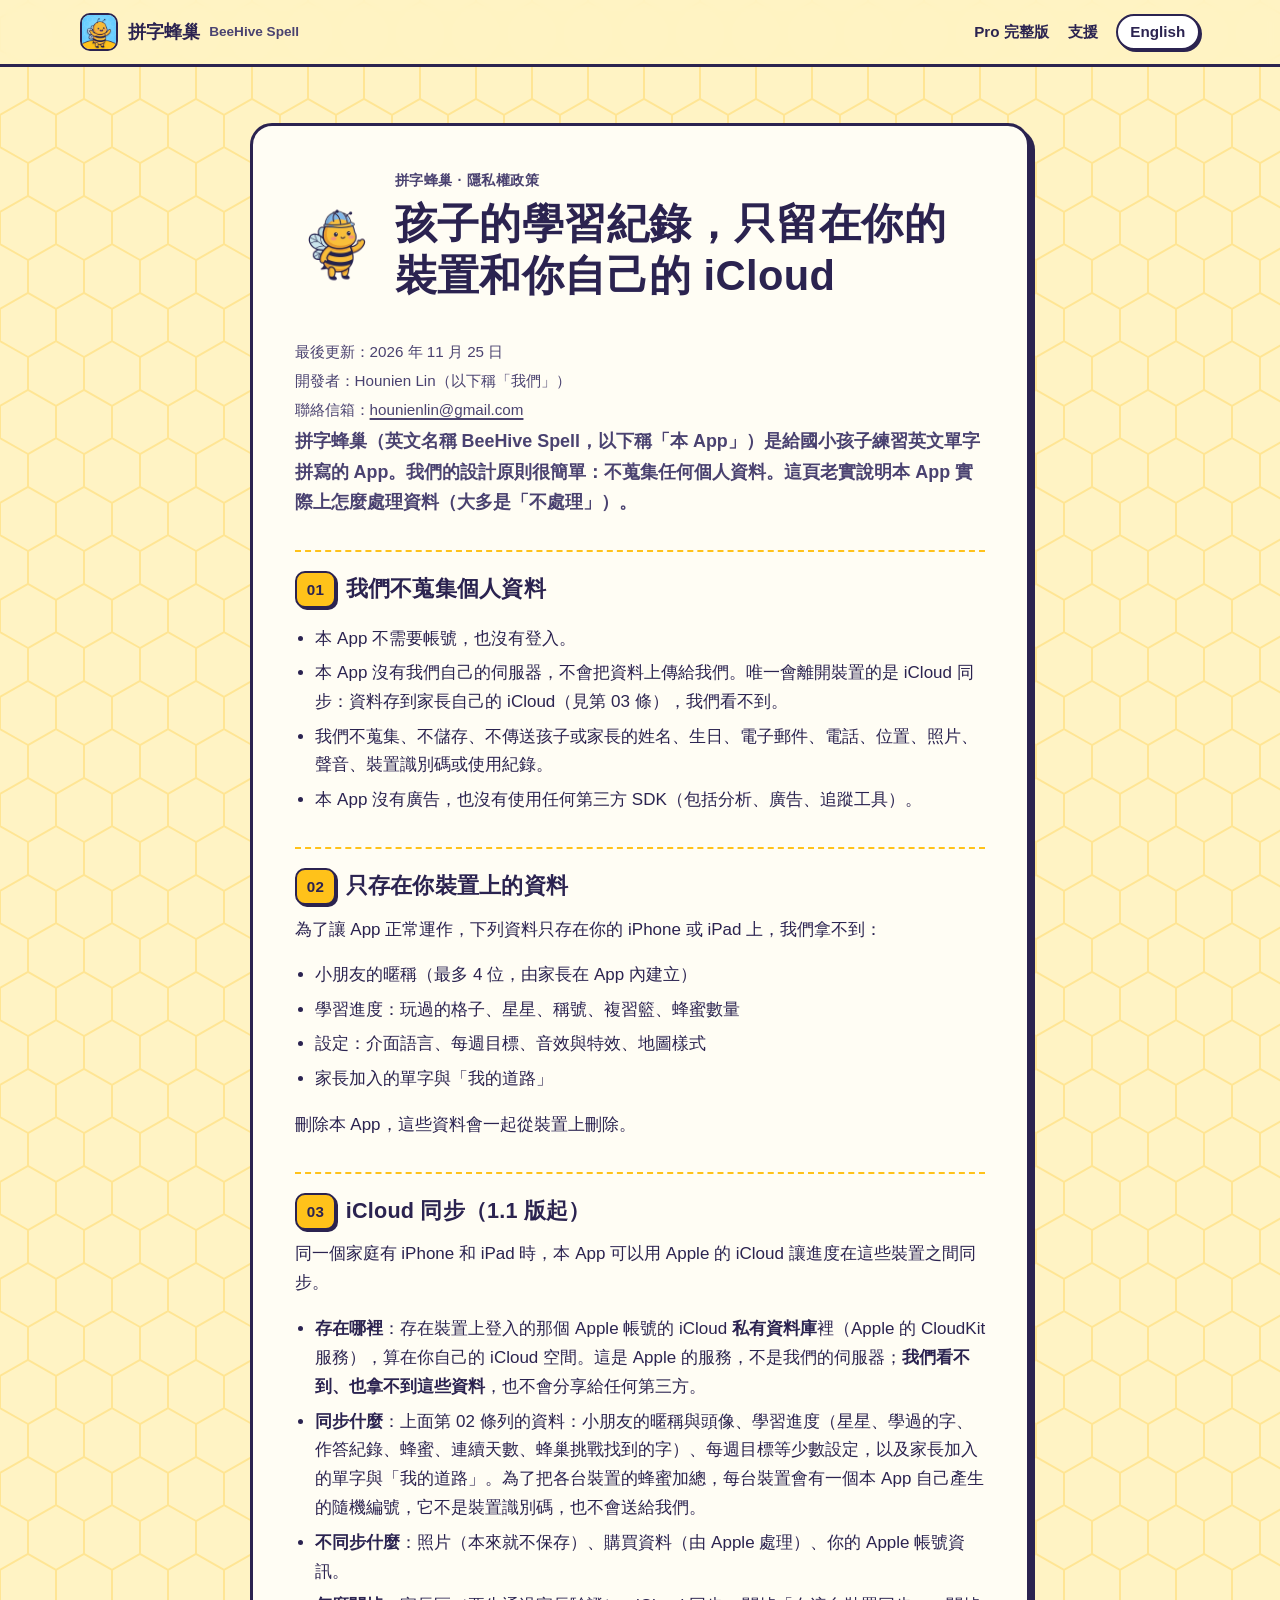
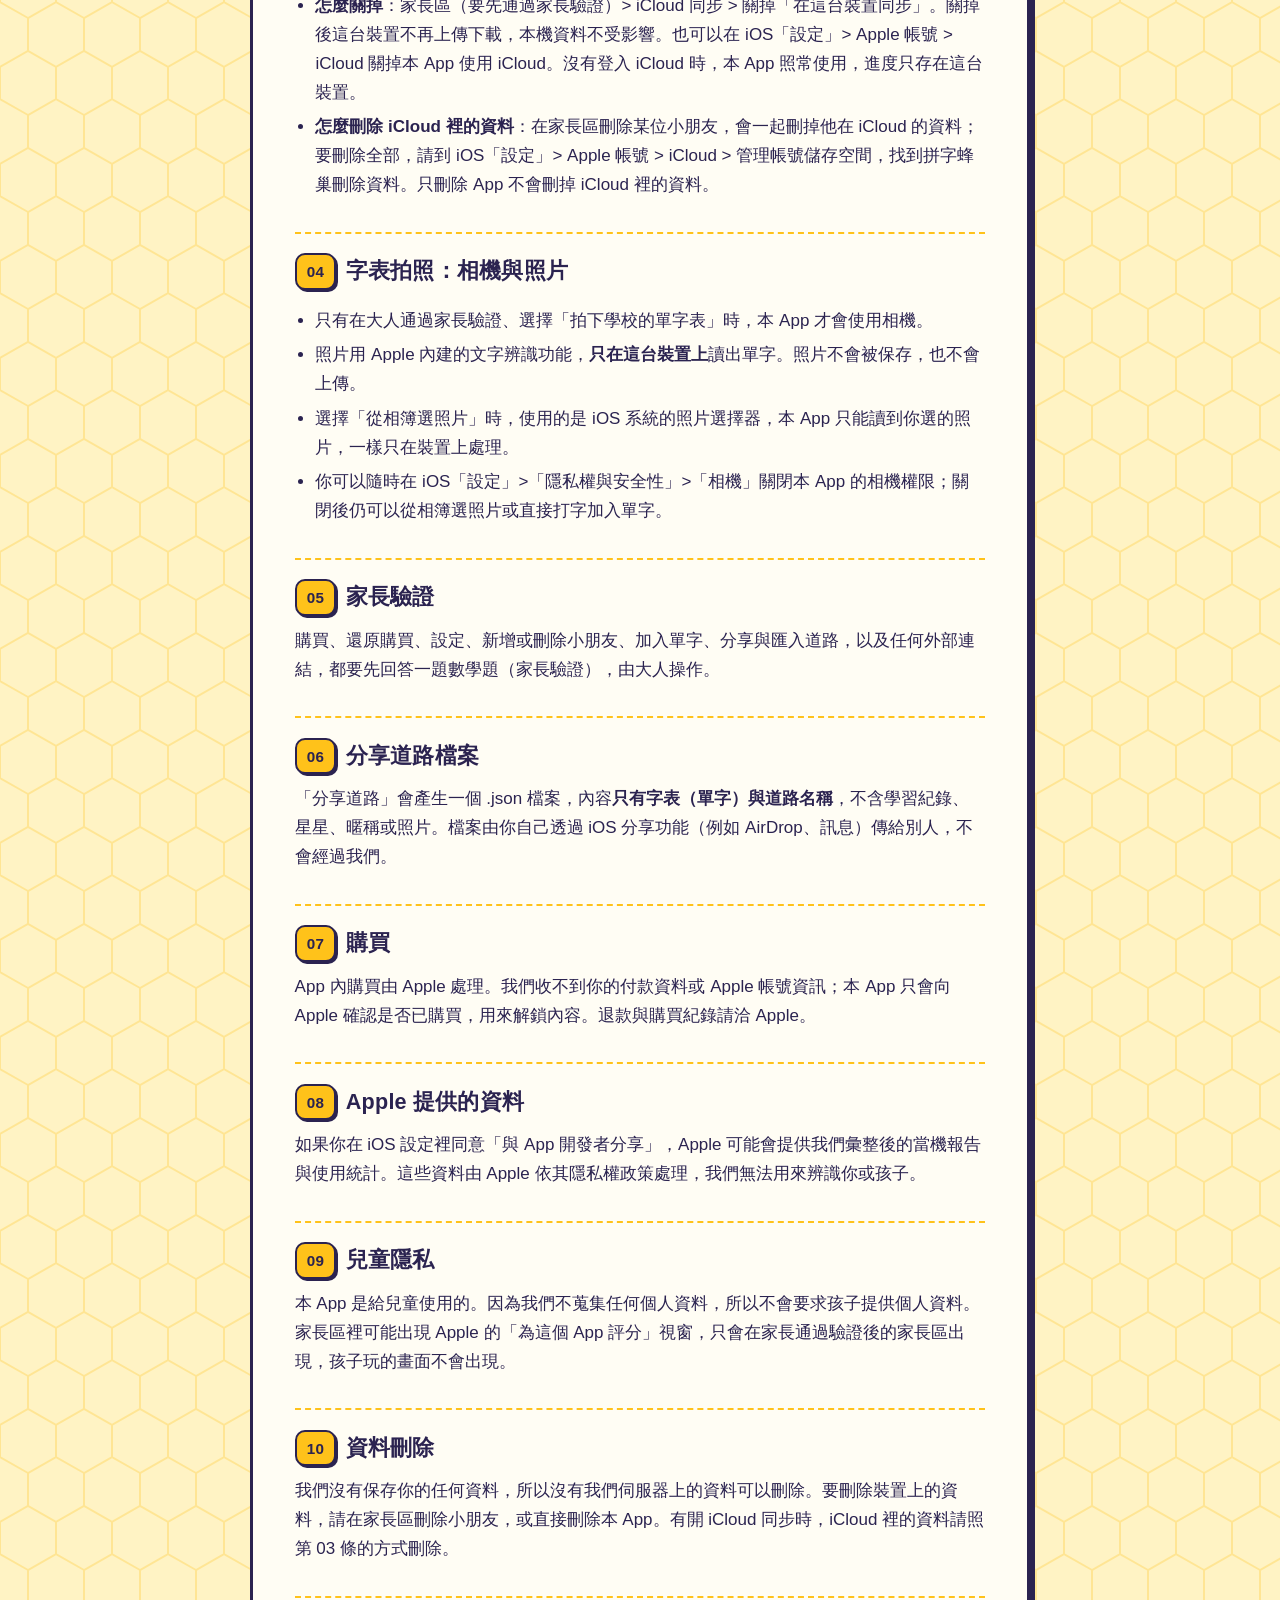
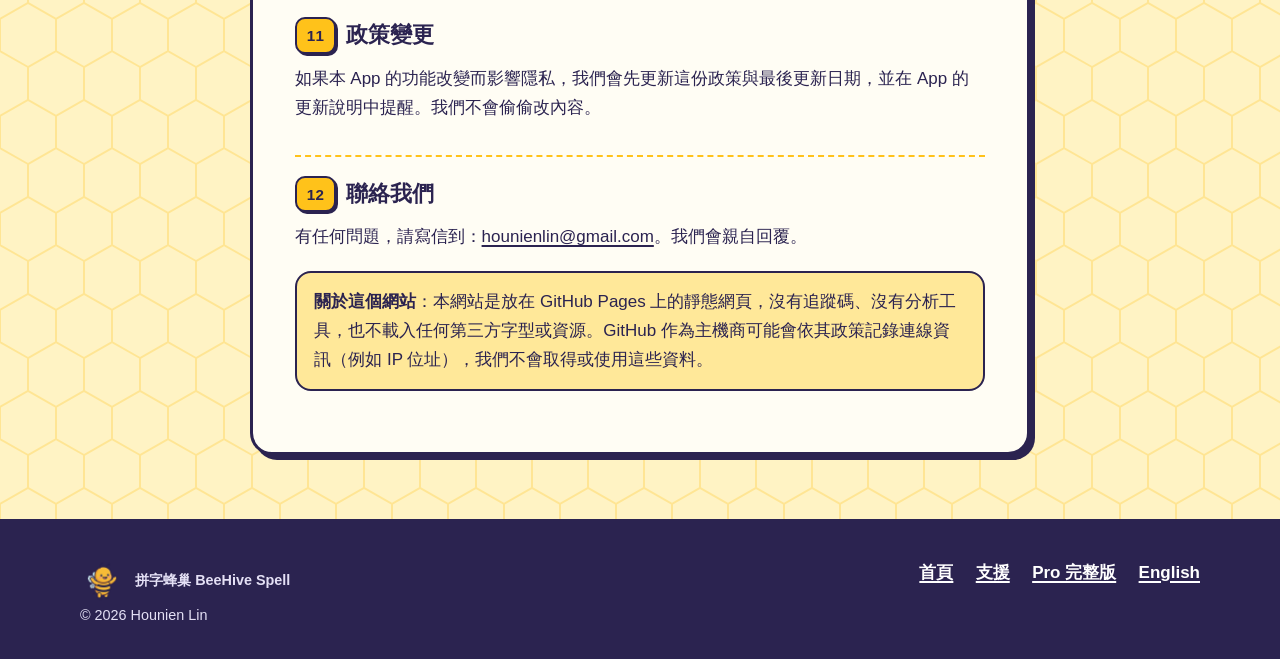
<file: privacy.html>
<!doctype html>
<html lang="zh-Hant-TW">
<head>
<meta charset="utf-8">
<meta name="viewport" content="width=device-width, initial-scale=1">
<title>隱私權政策：拼字蜂巢 BeeHive Spell</title>
<meta name="description" content="拼字蜂巢不蒐集任何個人資料：不用帳號、沒有伺服器、沒有廣告與第三方 SDK。學習紀錄只存在你的裝置上，開啟 iCloud 同步時存在你自己的 iCloud。">
<link rel="canonical" href="https://hounienlin.github.io/beehive_web/privacy.html">
<link rel="alternate" hreflang="zh-Hant" href="https://hounienlin.github.io/beehive_web/privacy.html">
<link rel="alternate" hreflang="en" href="https://hounienlin.github.io/beehive_web/en/privacy.html">
<link rel="alternate" hreflang="x-default" href="https://hounienlin.github.io/beehive_web/privacy.html">
<meta name="theme-color" content="#FFC21A">
<link rel="icon" href="assets/img/icon/favicon-32.png" sizes="32x32" type="image/png">
<link rel="apple-touch-icon" href="assets/img/icon/apple-touch-icon.png">
<link rel="stylesheet" href="assets/css/style.css">
</head>
<body>
<a class="skip" href="#main">跳到主要內容</a>

<header class="site-header">
  <div class="wrap">
    <a class="brand" href="index.html"><img src="assets/img/icon/favicon-192.png" alt="" width="38" height="38">拼字蜂巢 <small>BeeHive Spell</small></a>
    <nav class="nav" aria-label="主選單">
      <a href="pro.html">Pro 完整版</a>
      <a href="support.html">支援</a>
      <a class="lang" href="en/privacy.html" hreflang="en" lang="en">English</a>
    </nav>
  </div>
</header>

<main id="main" class="doc">
  <div class="narrow">
    <article class="card">
      <div class="doc-head">
        <img src="assets/img/mascot/mascot_bee_guard.webp" alt="" width="84" height="84">
        <div>
          <p class="eyebrow">拼字蜂巢 · 隱私權政策</p>
          <h1>孩子的學習紀錄，只留在你的裝置和你自己的 iCloud</h1>
        </div>
      </div>
      <div class="meta">
        <p>最後更新：2026 年 11 月 25 日</p>
        <p>開發者：Hounien Lin（以下稱「我們」）</p>
        <p>聯絡信箱：<a href="mailto:hounienlin@gmail.com">hounienlin@gmail.com</a></p>
      </div>
      <p class="lead">拼字蜂巢（英文名稱 BeeHive Spell，以下稱「本 App」）是給國小孩子練習英文單字拼寫的 App。我們的設計原則很簡單：<strong>不蒐集任何個人資料</strong>。這頁老實說明本 App 實際上怎麼處理資料（大多是「不處理」）。</p>

      <h2><span class="no">01</span>我們不蒐集個人資料</h2>
      <ul>
        <li>本 App 不需要帳號，也沒有登入。</li>
        <li>本 App 沒有我們自己的伺服器，不會把資料上傳給我們。唯一會離開裝置的是 iCloud 同步：資料存到家長自己的 iCloud（見第 03 條），我們看不到。</li>
        <li>我們不蒐集、不儲存、不傳送孩子或家長的姓名、生日、電子郵件、電話、位置、照片、聲音、裝置識別碼或使用紀錄。</li>
        <li>本 App 沒有廣告，也沒有使用任何第三方 SDK（包括分析、廣告、追蹤工具）。</li>
      </ul>

      <h2><span class="no">02</span>只存在你裝置上的資料</h2>
      <p>為了讓 App 正常運作，下列資料只存在你的 iPhone 或 iPad 上，我們拿不到：</p>
      <ul>
        <li>小朋友的暱稱（最多 4 位，由家長在 App 內建立）</li>
        <li>學習進度：玩過的格子、星星、稱號、複習籃、蜂蜜數量</li>
        <li>設定：介面語言、每週目標、音效與特效、地圖樣式</li>
        <li>家長加入的單字與「我的道路」</li>
      </ul>
      <p>刪除本 App，這些資料會一起從裝置上刪除。</p>

      <h2><span class="no">03</span>iCloud 同步（1.1 版起）</h2>
      <p>同一個家庭有 iPhone 和 iPad 時，本 App 可以用 Apple 的 iCloud 讓進度在這些裝置之間同步。</p>
      <ul>
        <li><strong>存在哪裡</strong>：存在裝置上登入的那個 Apple 帳號的 iCloud <strong>私有資料庫</strong>裡（Apple 的 CloudKit 服務），算在你自己的 iCloud 空間。這是 Apple 的服務，不是我們的伺服器；<strong>我們看不到、也拿不到這些資料</strong>，也不會分享給任何第三方。</li>
        <li><strong>同步什麼</strong>：上面第 02 條列的資料：小朋友的暱稱與頭像、學習進度（星星、學過的字、作答紀錄、蜂蜜、連續天數、蜂巢挑戰找到的字）、每週目標等少數設定，以及家長加入的單字與「我的道路」。為了把各台裝置的蜂蜜加總，每台裝置會有一個本 App 自己產生的隨機編號，它不是裝置識別碼，也不會送給我們。</li>
        <li><strong>不同步什麼</strong>：照片（本來就不保存）、購買資料（由 Apple 處理）、你的 Apple 帳號資訊。</li>
        <li><strong>怎麼關掉</strong>：家長區（要先通過家長驗證）&gt; iCloud 同步 &gt; 關掉「在這台裝置同步」。關掉後這台裝置不再上傳下載，本機資料不受影響。也可以在 iOS「設定」&gt; Apple 帳號 &gt; iCloud 關掉本 App 使用 iCloud。沒有登入 iCloud 時，本 App 照常使用，進度只存在這台裝置。</li>
        <li><strong>怎麼刪除 iCloud 裡的資料</strong>：在家長區刪除某位小朋友，會一起刪掉他在 iCloud 的資料；要刪除全部，請到 iOS「設定」&gt; Apple 帳號 &gt; iCloud &gt; 管理帳號儲存空間，找到拼字蜂巢刪除資料。只刪除 App 不會刪掉 iCloud 裡的資料。</li>
      </ul>

      <h2><span class="no">04</span>字表拍照：相機與照片</h2>
      <ul>
        <li>只有在大人通過家長驗證、選擇「拍下學校的單字表」時，本 App 才會使用相機。</li>
        <li>照片用 Apple 內建的文字辨識功能，<strong>只在這台裝置上</strong>讀出單字。照片不會被保存，也不會上傳。</li>
        <li>選擇「從相簿選照片」時，使用的是 iOS 系統的照片選擇器，本 App 只能讀到你選的照片，一樣只在裝置上處理。</li>
        <li>你可以隨時在 iOS「設定」&gt;「隱私權與安全性」&gt;「相機」關閉本 App 的相機權限；關閉後仍可以從相簿選照片或直接打字加入單字。</li>
      </ul>

      <h2><span class="no">05</span>家長驗證</h2>
      <p>購買、還原購買、設定、新增或刪除小朋友、加入單字、分享與匯入道路，以及任何外部連結，都要先回答一題數學題（家長驗證），由大人操作。</p>

      <h2><span class="no">06</span>分享道路檔案</h2>
      <p>「分享道路」會產生一個 .json 檔案，內容<strong>只有字表（單字）與道路名稱</strong>，不含學習紀錄、星星、暱稱或照片。檔案由你自己透過 iOS 分享功能（例如 AirDrop、訊息）傳給別人，不會經過我們。</p>

      <h2><span class="no">07</span>購買</h2>
      <p>App 內購買由 Apple 處理。我們收不到你的付款資料或 Apple 帳號資訊；本 App 只會向 Apple 確認是否已購買，用來解鎖內容。退款與購買紀錄請洽 Apple。</p>

      <h2><span class="no">08</span>Apple 提供的資料</h2>
      <p>如果你在 iOS 設定裡同意「與 App 開發者分享」，Apple 可能會提供我們彙整後的當機報告與使用統計。這些資料由 Apple 依其隱私權政策處理，我們無法用來辨識你或孩子。</p>

      <h2><span class="no">09</span>兒童隱私</h2>
      <p>本 App 是給兒童使用的。因為我們不蒐集任何個人資料，所以不會要求孩子提供個人資料。家長區裡可能出現 Apple 的「為這個 App 評分」視窗，只會在家長通過驗證後的家長區出現，孩子玩的畫面不會出現。</p>

      <h2><span class="no">10</span>資料刪除</h2>
      <p>我們沒有保存你的任何資料，所以沒有我們伺服器上的資料可以刪除。要刪除裝置上的資料，請在家長區刪除小朋友，或直接刪除本 App。有開 iCloud 同步時，iCloud 裡的資料請照第 03 條的方式刪除。</p>

      <h2><span class="no">11</span>政策變更</h2>
      <p>如果本 App 的功能改變而影響隱私，我們會先更新這份政策與最後更新日期，並在 App 的更新說明中提醒。我們不會偷偷改內容。</p>

      <h2><span class="no">12</span>聯絡我們</h2>
      <p>有任何問題，請寫信到：<a href="mailto:hounienlin@gmail.com">hounienlin@gmail.com</a>。我們會親自回覆。</p>

      <div class="callout">
        <strong>關於這個網站</strong>：本網站是放在 GitHub Pages 上的靜態網頁，沒有追蹤碼、沒有分析工具，也不載入任何第三方字型或資源。GitHub 作為主機商可能會依其政策記錄連線資訊（例如 IP 位址），我們不會取得或使用這些資料。
      </div>
    </article>
  </div>
</main>

<footer class="site-footer">
  <div class="wrap">
    <div>
      <p class="foot-brand"><img src="assets/img/mascot/mascot_mood_cheer.webp" alt="" width="44" height="44" loading="lazy">拼字蜂巢 BeeHive Spell</p>
      <p>© 2026 Hounien Lin</p>
    </div>
    <nav aria-label="頁尾連結">
      <ul>
        <li><a href="index.html">首頁</a></li>
        <li><a href="support.html">支援</a></li>
        <li><a href="pro.html">Pro 完整版</a></li>
        <li><a href="en/privacy.html" hreflang="en" lang="en">English</a></li>
      </ul>
    </nav>
  </div>
</footer>
</body>
</html>
</file>
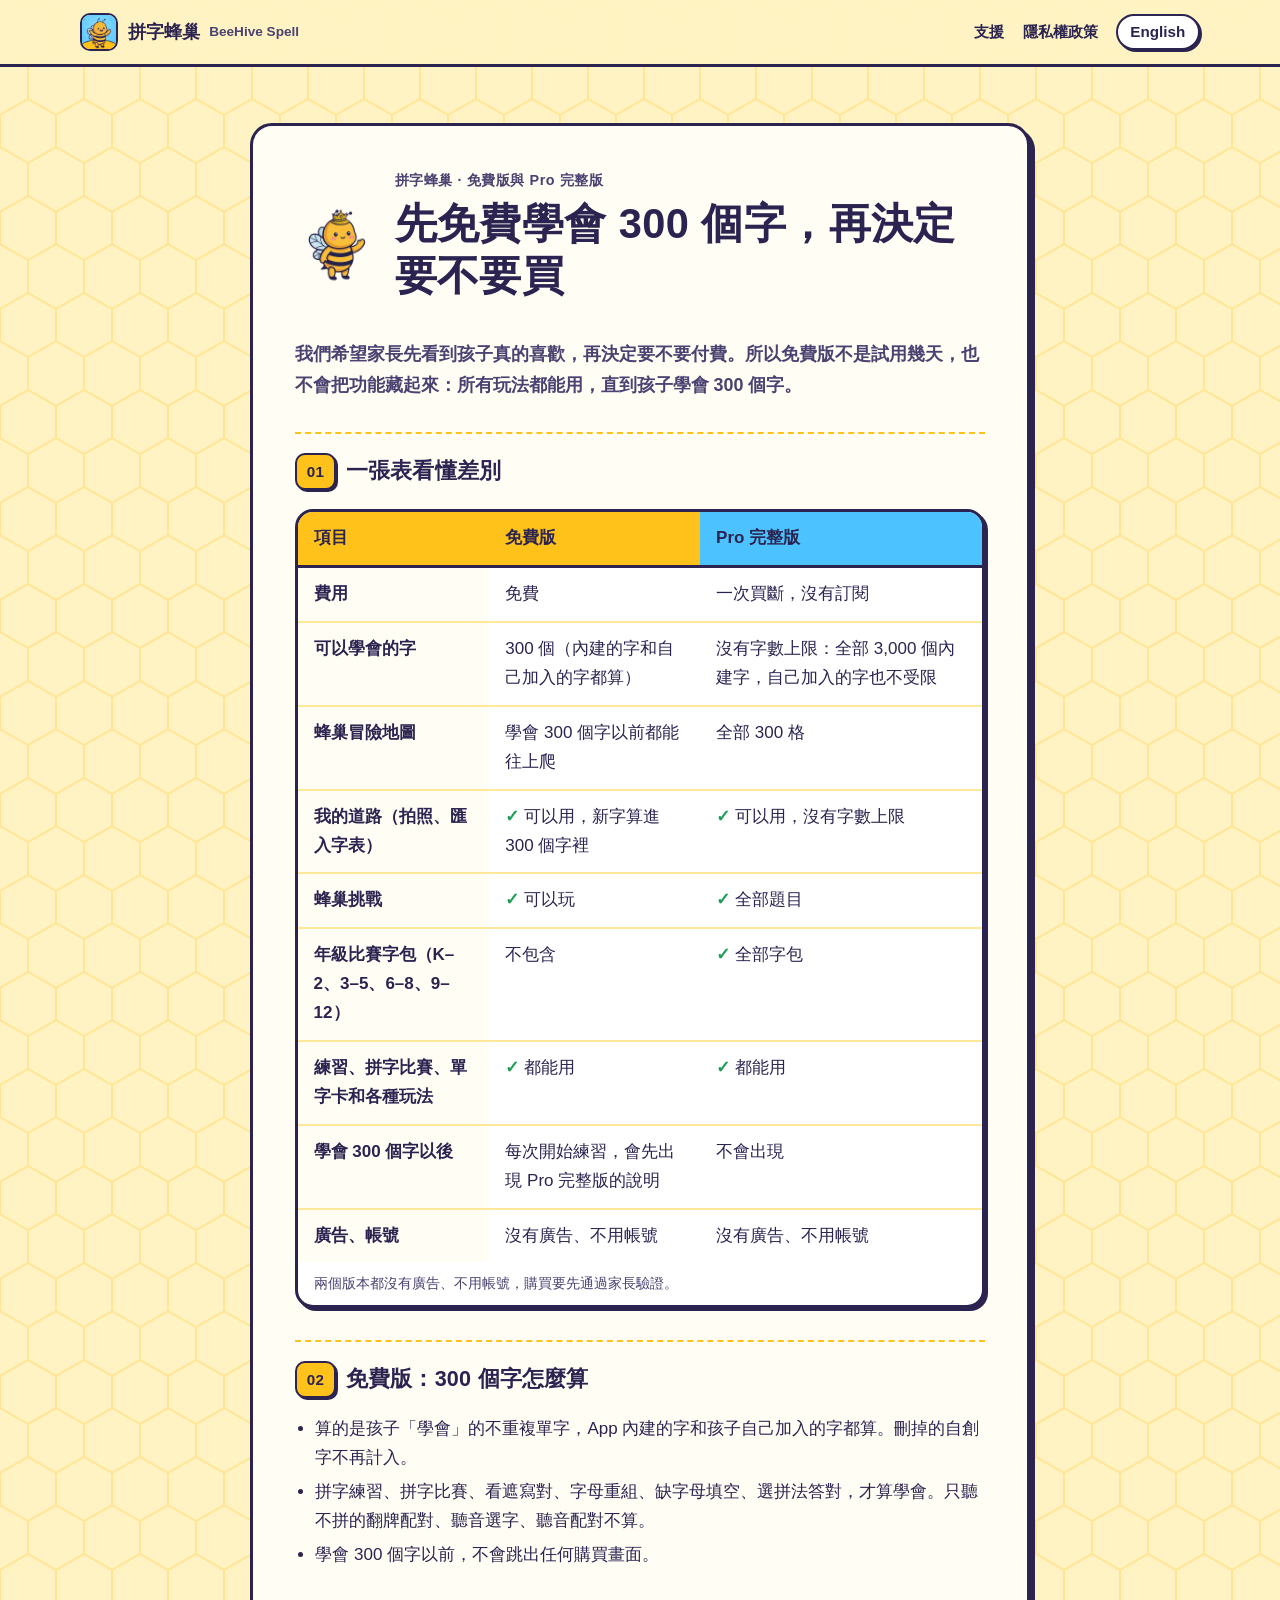
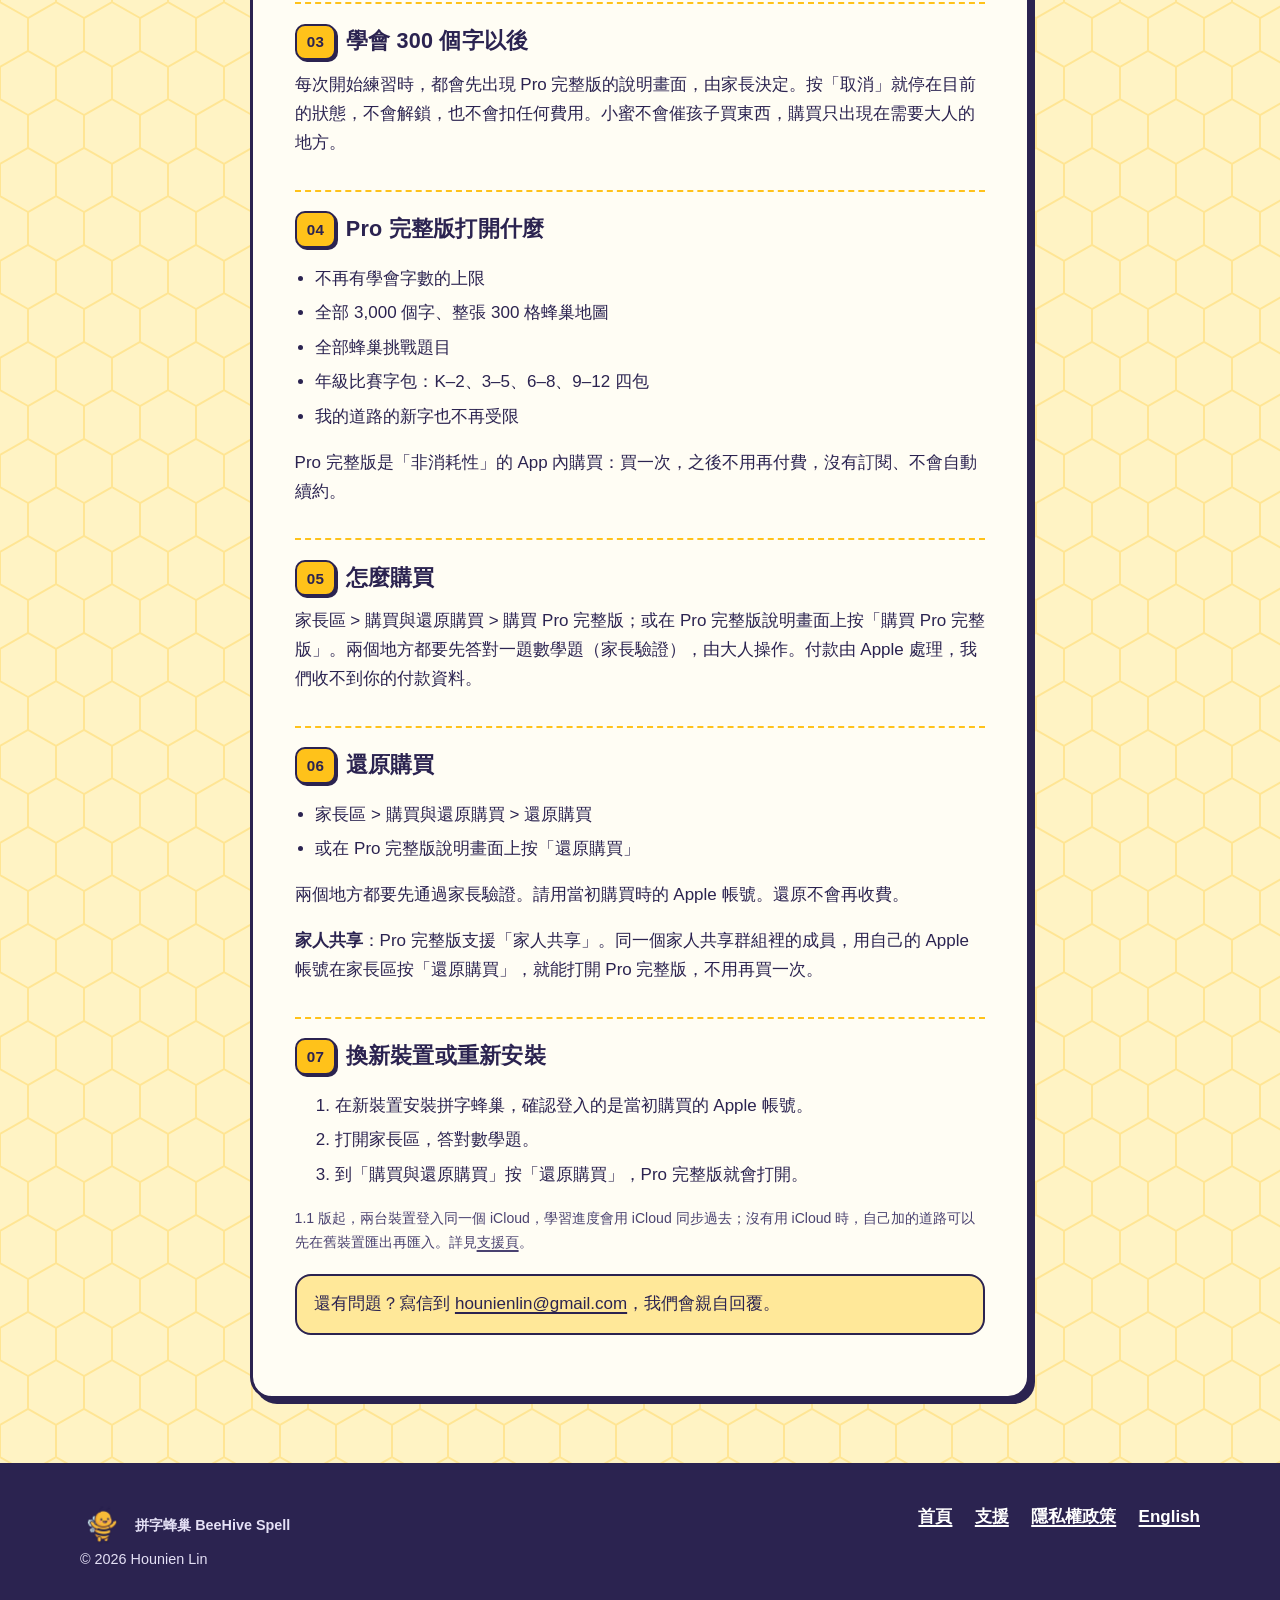
<file: pro.html>
<!doctype html>
<html lang="zh-Hant-TW">
<head>
<meta charset="utf-8">
<meta name="viewport" content="width=device-width, initial-scale=1">
<title>免費版與 Pro 完整版：拼字蜂巢 BeeHive Spell</title>
<meta name="description" content="拼字蜂巢免費版可以學會 300 個字，所有玩法都能用。Pro 完整版一次買斷、沒有訂閱，打開全部 3,000 個字與 300 格蜂巢地圖。">
<link rel="canonical" href="https://hounienlin.github.io/beehive_web/pro.html">
<link rel="alternate" hreflang="zh-Hant" href="https://hounienlin.github.io/beehive_web/pro.html">
<link rel="alternate" hreflang="en" href="https://hounienlin.github.io/beehive_web/en/pro.html">
<link rel="alternate" hreflang="x-default" href="https://hounienlin.github.io/beehive_web/pro.html">
<meta name="theme-color" content="#FFC21A">
<link rel="icon" href="assets/img/icon/favicon-32.png" sizes="32x32" type="image/png">
<link rel="apple-touch-icon" href="assets/img/icon/apple-touch-icon.png">
<link rel="stylesheet" href="assets/css/style.css">
</head>
<body>
<a class="skip" href="#main">跳到主要內容</a>

<header class="site-header">
  <div class="wrap">
    <a class="brand" href="index.html"><img src="assets/img/icon/favicon-192.png" alt="" width="38" height="38">拼字蜂巢 <small>BeeHive Spell</small></a>
    <nav class="nav" aria-label="主選單">
      <a href="support.html">支援</a>
      <a href="privacy.html">隱私權政策</a>
      <a class="lang" href="en/pro.html" hreflang="en" lang="en">English</a>
    </nav>
  </div>
</header>

<main id="main" class="doc">
  <div class="narrow">
    <article class="card">
      <div class="doc-head">
        <img src="assets/img/mascot/mascot_bee_queen.webp" alt="" width="84" height="84">
        <div>
          <p class="eyebrow">拼字蜂巢 · 免費版與 Pro 完整版</p>
          <h1>先免費學會 300 個字，再決定要不要買</h1>
        </div>
      </div>
      <p class="lead">我們希望家長先看到孩子真的喜歡，再決定要不要付費。所以免費版不是試用幾天，也不會把功能藏起來：所有玩法都能用，直到孩子學會 300 個字。</p>

      <h2 id="compare"><span class="no">01</span>一張表看懂差別</h2>
      <div class="table-wrap">
        <table class="compare">
          <caption>兩個版本都沒有廣告、不用帳號，購買要先通過家長驗證。</caption>
          <thead>
            <tr><th scope="col">項目</th><th scope="col">免費版</th><th scope="col" class="pro">Pro 完整版</th></tr>
          </thead>
          <tbody>
            <tr><th scope="row">費用</th><td>免費</td><td>一次買斷，沒有訂閱<!-- TODO(價格未定): 價格定案後再決定要不要寫在這裡；未定前不寫任何金額。 --></td></tr>
            <tr><th scope="row">可以學會的字</th><td>300 個（內建的字和自己加入的字都算）</td><td>沒有字數上限：全部 3,000 個內建字，自己加入的字也不受限</td></tr>
            <tr><th scope="row">蜂巢冒險地圖</th><td>學會 300 個字以前都能往上爬</td><td>全部 300 格</td></tr>
            <tr><th scope="row">我的道路（拍照、匯入字表）</th><td class="yes">可以用，新字算進 300 個字裡</td><td class="yes">可以用，沒有字數上限</td></tr>
            <tr><th scope="row">蜂巢挑戰</th><td class="yes">可以玩</td><td class="yes">全部題目</td></tr>
            <tr><th scope="row">年級比賽字包（K–2、3–5、6–8、9–12）</th><td>不包含</td><td class="yes">全部字包</td></tr>
            <tr><th scope="row">練習、拼字比賽、單字卡和各種玩法</th><td class="yes">都能用</td><td class="yes">都能用</td></tr>
            <tr><th scope="row">學會 300 個字以後</th><td>每次開始練習，會先出現 Pro 完整版的說明</td><td>不會出現</td></tr>
            <tr><th scope="row">廣告、帳號</th><td>沒有廣告、不用帳號</td><td>沒有廣告、不用帳號</td></tr>
          </tbody>
        </table>
      </div>

      <h2 id="free"><span class="no">02</span>免費版：300 個字怎麼算</h2>
      <ul>
        <li>算的是孩子「學會」的不重複單字，App 內建的字和孩子自己加入的字都算。刪掉的自創字不再計入。</li>
        <li>拼字練習、拼字比賽、看遮寫對、字母重組、缺字母填空、選拼法答對，才算學會。只聽不拼的翻牌配對、聽音選字、聽音配對不算。</li>
        <li>學會 300 個字以前，不會跳出任何購買畫面。</li>
      </ul>

      <h2 id="after-300"><span class="no">03</span>學會 300 個字以後</h2>
      <p>每次開始練習時，都會先出現 Pro 完整版的說明畫面，由家長決定。按「取消」就停在目前的狀態，不會解鎖，也不會扣任何費用。小蜜不會催孩子買東西，購買只出現在需要大人的地方。</p>

      <h2 id="pro"><span class="no">04</span>Pro 完整版打開什麼</h2>
      <ul>
        <li>不再有學會字數的上限</li>
        <li>全部 3,000 個字、整張 300 格蜂巢地圖</li>
        <li>全部蜂巢挑戰題目</li>
        <li>年級比賽字包：K–2、3–5、6–8、9–12 四包</li>
        <li>我的道路的新字也不再受限</li>
      </ul>
      <p>Pro 完整版是「非消耗性」的 App 內購買：買一次，之後不用再付費，沒有訂閱、不會自動續約。</p>

      <h2 id="buy"><span class="no">05</span>怎麼購買</h2>
      <p>家長區 &gt; 購買與還原購買 &gt; 購買 Pro 完整版；或在 Pro 完整版說明畫面上按「購買 Pro 完整版」。兩個地方都要先答對一題數學題（家長驗證），由大人操作。付款由 Apple 處理，我們收不到你的付款資料。</p>

      <h2 id="restore"><span class="no">06</span>還原購買</h2>
      <ul>
        <li>家長區 &gt; 購買與還原購買 &gt; 還原購買</li>
        <li>或在 Pro 完整版說明畫面上按「還原購買」</li>
      </ul>
      <p>兩個地方都要先通過家長驗證。請用當初購買時的 Apple 帳號。還原不會再收費。</p>
      <p><strong>家人共享</strong>：Pro 完整版支援「家人共享」。同一個家人共享群組裡的成員，用自己的 Apple 帳號在家長區按「還原購買」，就能打開 Pro 完整版，不用再買一次。</p>

      <h2 id="new-device"><span class="no">07</span>換新裝置或重新安裝</h2>
      <ol>
        <li>在新裝置安裝拼字蜂巢，確認登入的是當初購買的 Apple 帳號。</li>
        <li>打開家長區，答對數學題。</li>
        <li>到「購買與還原購買」按「還原購買」，Pro 完整版就會打開。</li>
      </ol>
      <p class="note">1.1 版起，兩台裝置登入同一個 iCloud，學習進度會用 iCloud 同步過去；沒有用 iCloud 時，自己加的道路可以先在舊裝置匯出再匯入。詳見<a href="support.html#new-device">支援頁</a>。</p>

      <div class="callout">還有問題？寫信到 <a href="mailto:hounienlin@gmail.com">hounienlin@gmail.com</a>，我們會親自回覆。</div>
    </article>
  </div>
</main>

<footer class="site-footer">
  <div class="wrap">
    <div>
      <p class="foot-brand"><img src="assets/img/mascot/mascot_mood_cheer.webp" alt="" width="44" height="44" loading="lazy">拼字蜂巢 BeeHive Spell</p>
      <p>© 2026 Hounien Lin</p>
    </div>
    <nav aria-label="頁尾連結">
      <ul>
        <li><a href="index.html">首頁</a></li>
        <li><a href="support.html">支援</a></li>
        <li><a href="privacy.html">隱私權政策</a></li>
        <li><a href="en/pro.html" hreflang="en" lang="en">English</a></li>
      </ul>
    </nav>
  </div>
</footer>
</body>
</html>
</file>
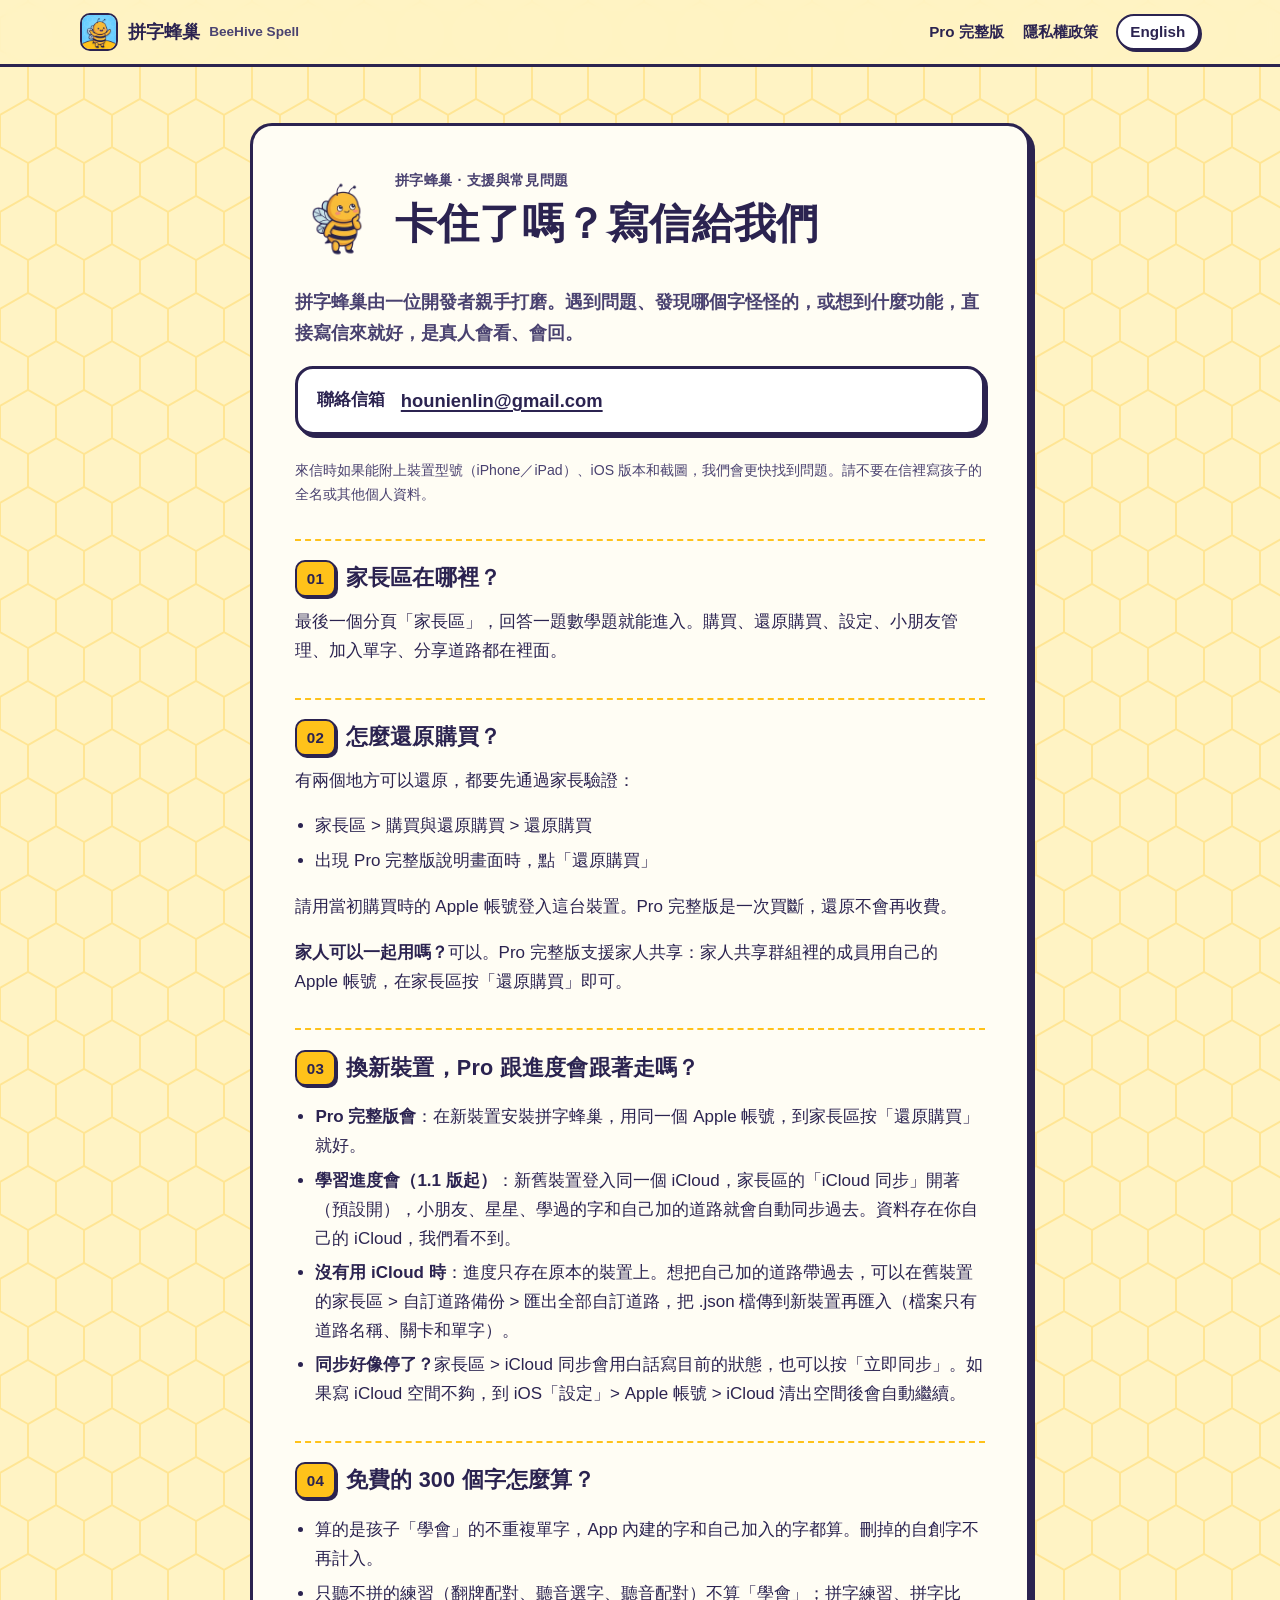
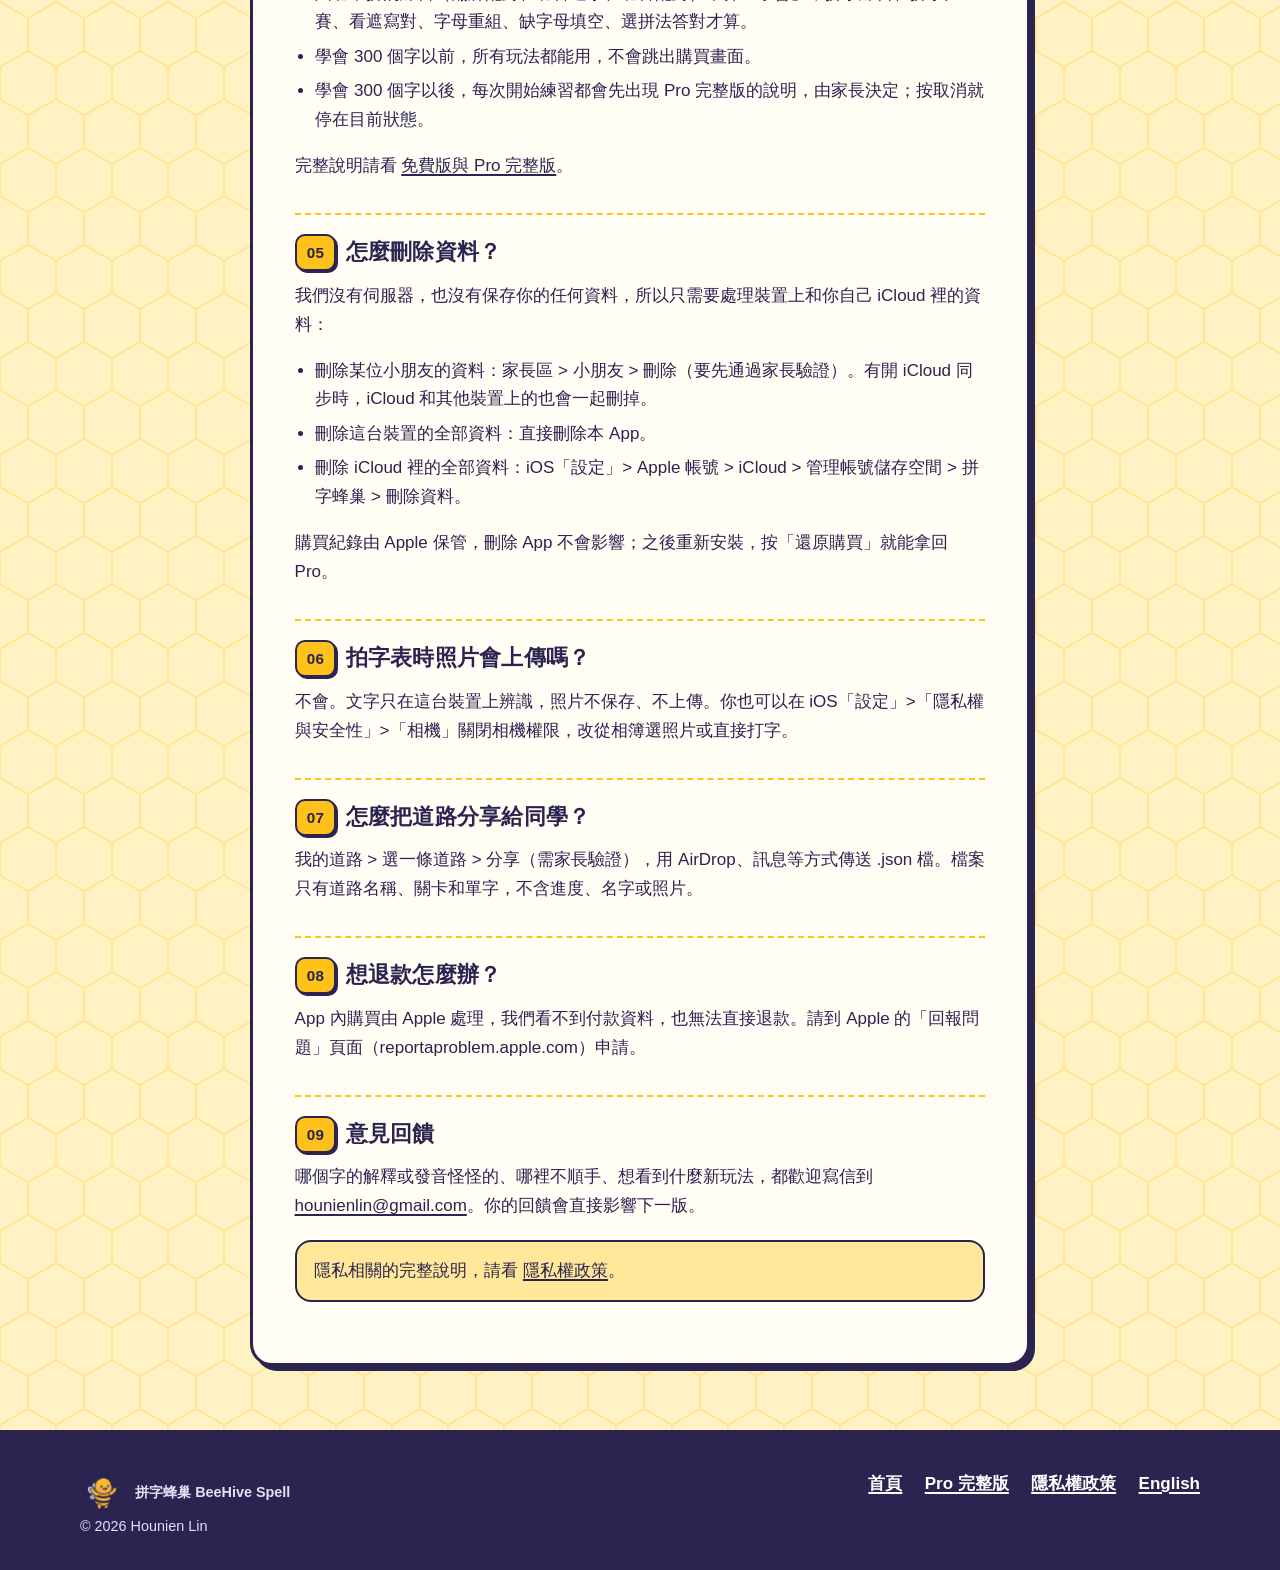
<file: support.html>
<!doctype html>
<html lang="zh-Hant-TW">
<head>
<meta charset="utf-8">
<meta name="viewport" content="width=device-width, initial-scale=1">
<title>支援與常見問題：拼字蜂巢 BeeHive Spell</title>
<meta name="description" content="拼字蜂巢的支援頁：聯絡方式、還原購買、換新裝置、免費 300 字怎麼算、怎麼刪除資料。">
<link rel="canonical" href="https://hounienlin.github.io/beehive_web/support.html">
<link rel="alternate" hreflang="zh-Hant" href="https://hounienlin.github.io/beehive_web/support.html">
<link rel="alternate" hreflang="en" href="https://hounienlin.github.io/beehive_web/en/support.html">
<link rel="alternate" hreflang="x-default" href="https://hounienlin.github.io/beehive_web/support.html">
<meta name="theme-color" content="#FFC21A">
<link rel="icon" href="assets/img/icon/favicon-32.png" sizes="32x32" type="image/png">
<link rel="apple-touch-icon" href="assets/img/icon/apple-touch-icon.png">
<link rel="stylesheet" href="assets/css/style.css">
</head>
<body>
<a class="skip" href="#main">跳到主要內容</a>

<header class="site-header">
  <div class="wrap">
    <a class="brand" href="index.html"><img src="assets/img/icon/favicon-192.png" alt="" width="38" height="38">拼字蜂巢 <small>BeeHive Spell</small></a>
    <nav class="nav" aria-label="主選單">
      <a href="pro.html">Pro 完整版</a>
      <a href="privacy.html">隱私權政策</a>
      <a class="lang" href="en/support.html" hreflang="en" lang="en">English</a>
    </nav>
  </div>
</header>

<main id="main" class="doc">
  <div class="narrow">
    <article class="card">
      <div class="doc-head">
        <img src="assets/img/mascot/mascot_mood_think.webp" alt="" width="84" height="84">
        <div>
          <p class="eyebrow">拼字蜂巢 · 支援與常見問題</p>
          <h1>卡住了嗎？寫信給我們</h1>
        </div>
      </div>
      <p class="lead">拼字蜂巢由一位開發者親手打磨。遇到問題、發現哪個字怪怪的，或想到什麼功能，直接寫信來就好，是真人會看、會回。</p>

      <div class="contact-box">
        <span>聯絡信箱</span>
        <a href="mailto:hounienlin@gmail.com">hounienlin@gmail.com</a>
      </div>
      <p class="note">來信時如果能附上裝置型號（iPhone／iPad）、iOS 版本和截圖，我們會更快找到問題。請不要在信裡寫孩子的全名或其他個人資料。</p>

      <h2 id="parents-area"><span class="no">01</span>家長區在哪裡？</h2>
      <p>最後一個分頁「家長區」，回答一題數學題就能進入。購買、還原購買、設定、小朋友管理、加入單字、分享道路都在裡面。</p>

      <h2 id="restore"><span class="no">02</span>怎麼還原購買？</h2>
      <p>有兩個地方可以還原，都要先通過家長驗證：</p>
      <ul>
        <li>家長區 &gt; 購買與還原購買 &gt; 還原購買</li>
        <li>出現 Pro 完整版說明畫面時，點「還原購買」</li>
      </ul>
      <p>請用當初購買時的 Apple 帳號登入這台裝置。Pro 完整版是一次買斷，還原不會再收費。</p>
      <p><strong>家人可以一起用嗎？</strong>可以。Pro 完整版支援家人共享：家人共享群組裡的成員用自己的 Apple 帳號，在家長區按「還原購買」即可。</p>

      <h2 id="new-device"><span class="no">03</span>換新裝置，Pro 跟進度會跟著走嗎？</h2>
      <ul>
        <li><strong>Pro 完整版會</strong>：在新裝置安裝拼字蜂巢，用同一個 Apple 帳號，到家長區按「還原購買」就好。</li>
        <li><strong>學習進度會（1.1 版起）</strong>：新舊裝置登入同一個 iCloud，家長區的「iCloud 同步」開著（預設開），小朋友、星星、學過的字和自己加的道路就會自動同步過去。資料存在你自己的 iCloud，我們看不到。</li>
        <li><strong>沒有用 iCloud 時</strong>：進度只存在原本的裝置上。想把自己加的道路帶過去，可以在舊裝置的家長區 &gt; 自訂道路備份 &gt; 匯出全部自訂道路，把 .json 檔傳到新裝置再匯入（檔案只有道路名稱、關卡和單字）。</li>
        <li><strong>同步好像停了？</strong>家長區 &gt; iCloud 同步會用白話寫目前的狀態，也可以按「立即同步」。如果寫 iCloud 空間不夠，到 iOS「設定」&gt; Apple 帳號 &gt; iCloud 清出空間後會自動繼續。</li>
      </ul>

      <h2 id="free-limit"><span class="no">04</span>免費的 300 個字怎麼算？</h2>
      <ul>
        <li>算的是孩子「學會」的不重複單字，App 內建的字和自己加入的字都算。刪掉的自創字不再計入。</li>
        <li>只聽不拼的練習（翻牌配對、聽音選字、聽音配對）不算「學會」；拼字練習、拼字比賽、看遮寫對、字母重組、缺字母填空、選拼法答對才算。</li>
        <li>學會 300 個字以前，所有玩法都能用，不會跳出購買畫面。</li>
        <li>學會 300 個字以後，每次開始練習都會先出現 Pro 完整版的說明，由家長決定；按取消就停在目前狀態。</li>
      </ul>
      <p>完整說明請看 <a href="pro.html">免費版與 Pro 完整版</a>。</p>

      <h2 id="delete"><span class="no">05</span>怎麼刪除資料？</h2>
      <p>我們沒有伺服器，也沒有保存你的任何資料，所以只需要處理裝置上和你自己 iCloud 裡的資料：</p>
      <ul>
        <li>刪除某位小朋友的資料：家長區 &gt; 小朋友 &gt; 刪除（要先通過家長驗證）。有開 iCloud 同步時，iCloud 和其他裝置上的也會一起刪掉。</li>
        <li>刪除這台裝置的全部資料：直接刪除本 App。</li>
        <li>刪除 iCloud 裡的全部資料：iOS「設定」&gt; Apple 帳號 &gt; iCloud &gt; 管理帳號儲存空間 &gt; 拼字蜂巢 &gt; 刪除資料。</li>
      </ul>
      <p>購買紀錄由 Apple 保管，刪除 App 不會影響；之後重新安裝，按「還原購買」就能拿回 Pro。</p>

      <h2 id="photos"><span class="no">06</span>拍字表時照片會上傳嗎？</h2>
      <p>不會。文字只在這台裝置上辨識，照片不保存、不上傳。你也可以在 iOS「設定」&gt;「隱私權與安全性」&gt;「相機」關閉相機權限，改從相簿選照片或直接打字。</p>

      <h2 id="share"><span class="no">07</span>怎麼把道路分享給同學？</h2>
      <p>我的道路 &gt; 選一條道路 &gt; 分享（需家長驗證），用 AirDrop、訊息等方式傳送 .json 檔。檔案只有道路名稱、關卡和單字，不含進度、名字或照片。</p>

      <h2 id="refund"><span class="no">08</span>想退款怎麼辦？</h2>
      <p>App 內購買由 Apple 處理，我們看不到付款資料，也無法直接退款。請到 Apple 的「回報問題」頁面（reportaproblem.apple.com）申請。</p>

      <h2 id="feedback"><span class="no">09</span>意見回饋</h2>
      <p>哪個字的解釋或發音怪怪的、哪裡不順手、想看到什麼新玩法，都歡迎寫信到 <a href="mailto:hounienlin@gmail.com">hounienlin@gmail.com</a>。你的回饋會直接影響下一版。</p>

      <div class="callout">隱私相關的完整說明，請看 <a href="privacy.html">隱私權政策</a>。</div>
    </article>
  </div>
</main>

<footer class="site-footer">
  <div class="wrap">
    <div>
      <p class="foot-brand"><img src="assets/img/mascot/mascot_mood_cheer.webp" alt="" width="44" height="44" loading="lazy">拼字蜂巢 BeeHive Spell</p>
      <p>© 2026 Hounien Lin</p>
    </div>
    <nav aria-label="頁尾連結">
      <ul>
        <li><a href="index.html">首頁</a></li>
        <li><a href="pro.html">Pro 完整版</a></li>
        <li><a href="privacy.html">隱私權政策</a></li>
        <li><a href="en/support.html" hreflang="en" lang="en">English</a></li>
      </ul>
    </nav>
  </div>
</footer>
</body>
</html>
</file>
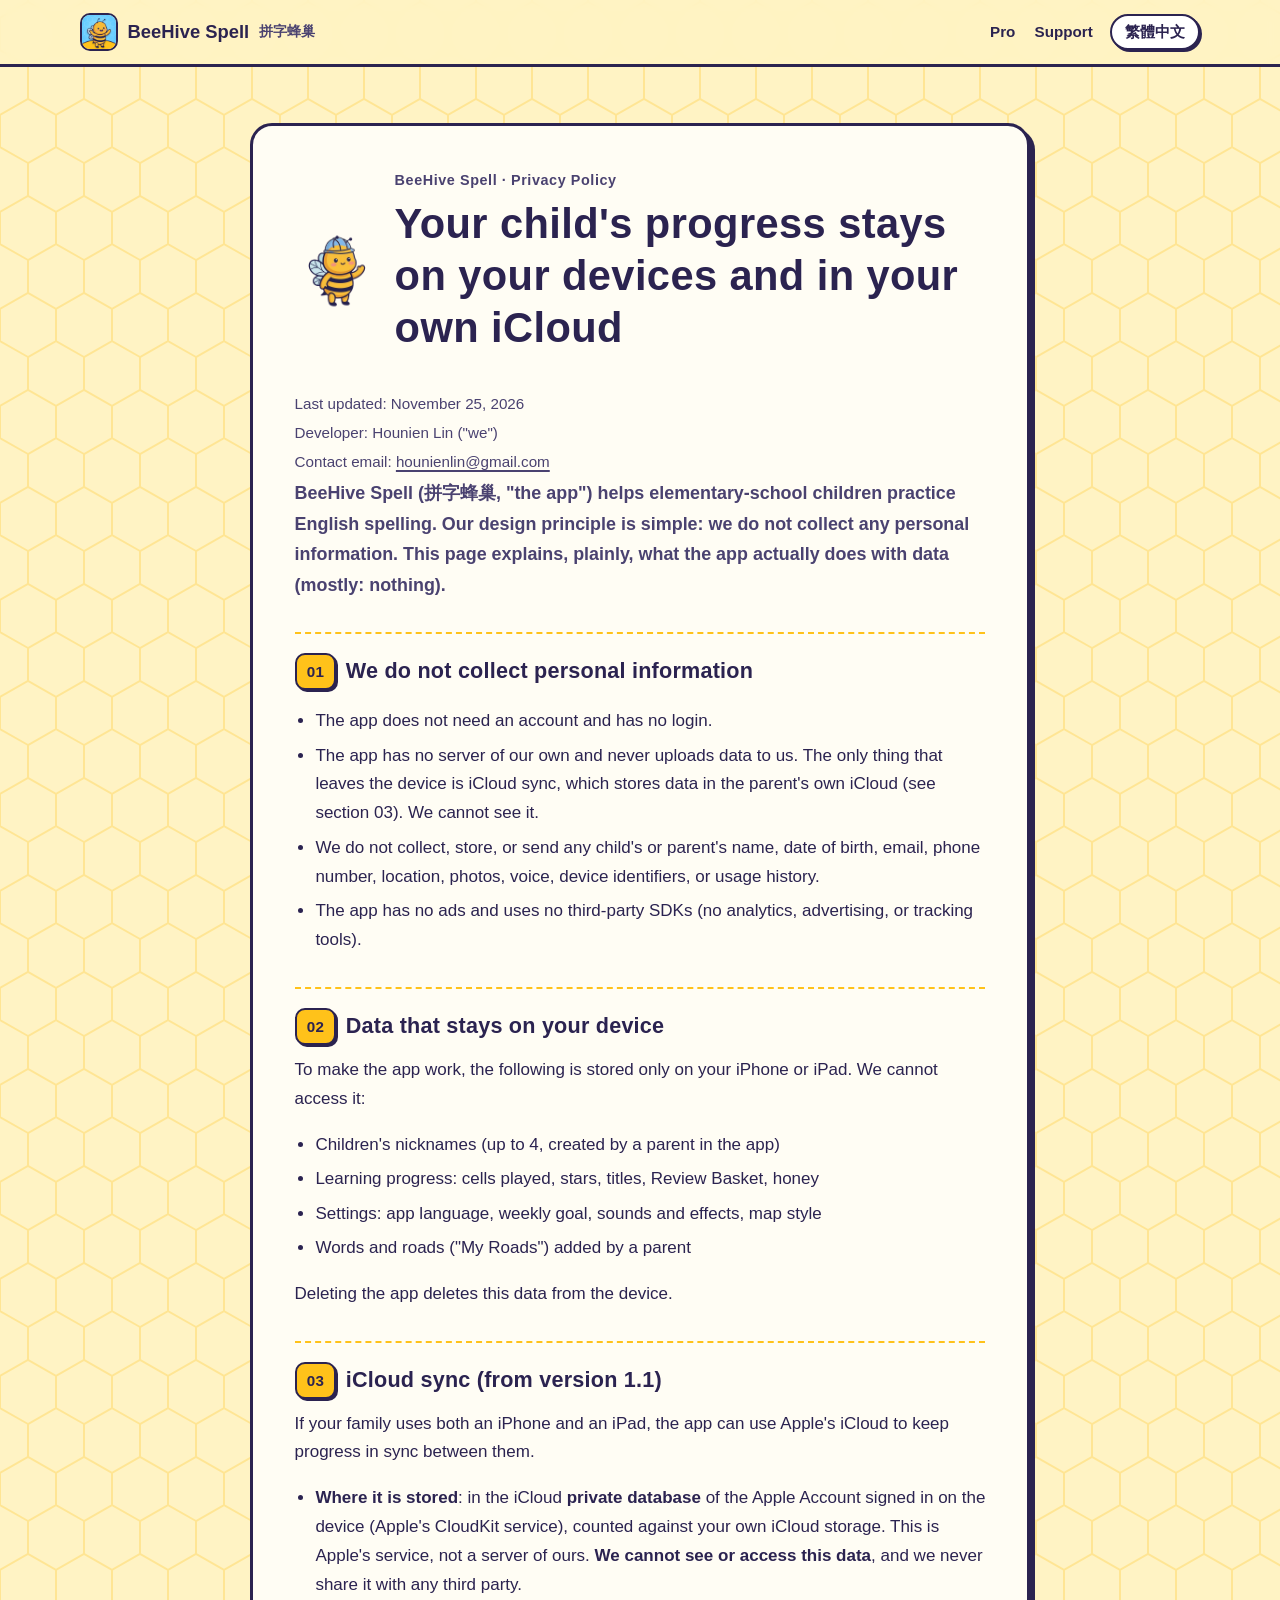
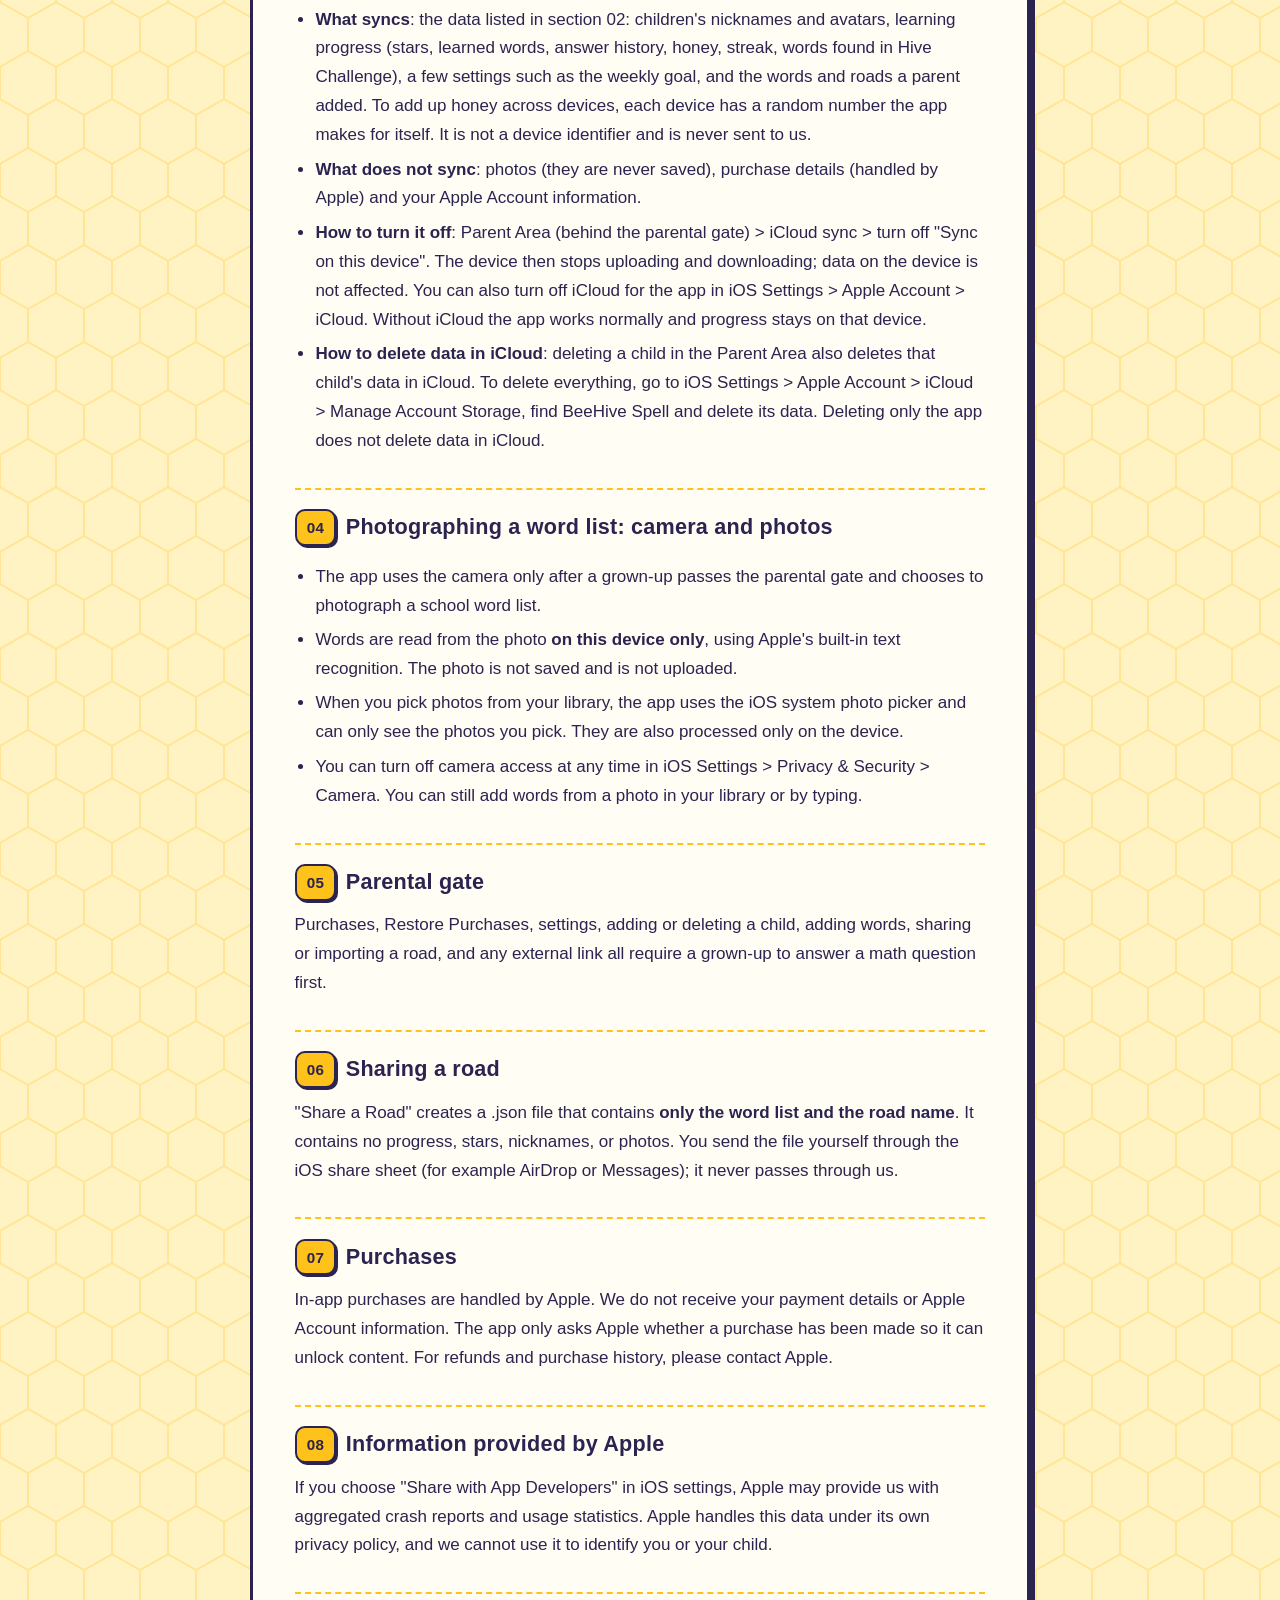
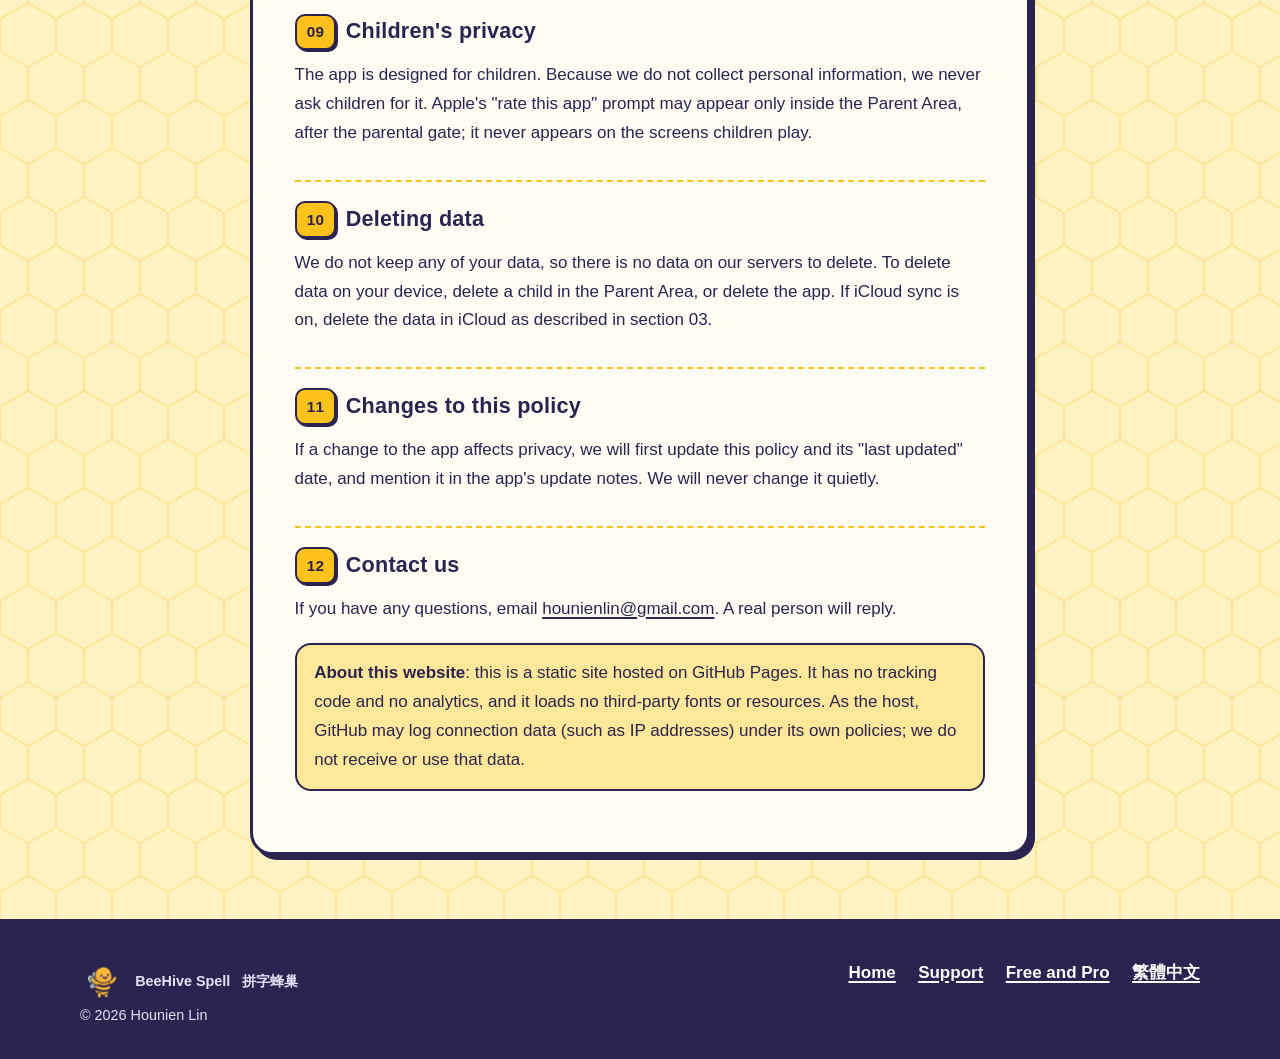
<file: en/privacy.html>
<!doctype html>
<html lang="en">
<head>
<meta charset="utf-8">
<meta name="viewport" content="width=device-width, initial-scale=1">
<title>Privacy Policy: BeeHive Spell</title>
<meta name="description" content="BeeHive Spell does not collect any personal information: no account, no server, no ads or third-party SDKs. Progress stays on your device and, with iCloud sync on, in your own iCloud.">
<link rel="canonical" href="https://hounienlin.github.io/beehive_web/en/privacy.html">
<link rel="alternate" hreflang="zh-Hant" href="https://hounienlin.github.io/beehive_web/privacy.html">
<link rel="alternate" hreflang="en" href="https://hounienlin.github.io/beehive_web/en/privacy.html">
<link rel="alternate" hreflang="x-default" href="https://hounienlin.github.io/beehive_web/privacy.html">
<meta name="theme-color" content="#FFC21A">
<link rel="icon" href="../assets/img/icon/favicon-32.png" sizes="32x32" type="image/png">
<link rel="apple-touch-icon" href="../assets/img/icon/apple-touch-icon.png">
<link rel="stylesheet" href="../assets/css/style.css">
</head>
<body>
<a class="skip" href="#main">Skip to main content</a>

<header class="site-header">
  <div class="wrap">
    <a class="brand" href="index.html"><img src="../assets/img/icon/favicon-192.png" alt="" width="38" height="38">BeeHive Spell <small lang="zh-Hant">拼字蜂巢</small></a>
    <nav class="nav" aria-label="Main">
      <a href="pro.html">Pro</a>
      <a href="support.html">Support</a>
      <a class="lang" href="../privacy.html" hreflang="zh-Hant" lang="zh-Hant">繁體中文</a>
    </nav>
  </div>
</header>

<main id="main" class="doc">
  <div class="narrow">
    <article class="card">
      <div class="doc-head">
        <img src="../assets/img/mascot/mascot_bee_guard.webp" alt="" width="84" height="84">
        <div>
          <p class="eyebrow">BeeHive Spell · Privacy Policy</p>
          <h1>Your child's progress stays on your devices and in your own iCloud</h1>
        </div>
      </div>
      <div class="meta">
        <p>Last updated: November 25, 2026</p>
        <p>Developer: Hounien Lin ("we")</p>
        <p>Contact email: <a href="mailto:hounienlin@gmail.com">hounienlin@gmail.com</a></p>
      </div>
      <p class="lead">BeeHive Spell (<span lang="zh-Hant">拼字蜂巢</span>, "the app") helps elementary-school children practice English spelling. Our design principle is simple: <strong>we do not collect any personal information.</strong> This page explains, plainly, what the app actually does with data (mostly: nothing).</p>

      <h2><span class="no">01</span>We do not collect personal information</h2>
      <ul>
        <li>The app does not need an account and has no login.</li>
        <li>The app has no server of our own and never uploads data to us. The only thing that leaves the device is iCloud sync, which stores data in the parent's own iCloud (see section 03). We cannot see it.</li>
        <li>We do not collect, store, or send any child's or parent's name, date of birth, email, phone number, location, photos, voice, device identifiers, or usage history.</li>
        <li>The app has no ads and uses no third-party SDKs (no analytics, advertising, or tracking tools).</li>
      </ul>

      <h2><span class="no">02</span>Data that stays on your device</h2>
      <p>To make the app work, the following is stored only on your iPhone or iPad. We cannot access it:</p>
      <ul>
        <li>Children's nicknames (up to 4, created by a parent in the app)</li>
        <li>Learning progress: cells played, stars, titles, Review Basket, honey</li>
        <li>Settings: app language, weekly goal, sounds and effects, map style</li>
        <li>Words and roads ("My Roads") added by a parent</li>
      </ul>
      <p>Deleting the app deletes this data from the device.</p>

      <h2><span class="no">03</span>iCloud sync (from version 1.1)</h2>
      <p>If your family uses both an iPhone and an iPad, the app can use Apple's iCloud to keep progress in sync between them.</p>
      <ul>
        <li><strong>Where it is stored</strong>: in the iCloud <strong>private database</strong> of the Apple Account signed in on the device (Apple's CloudKit service), counted against your own iCloud storage. This is Apple's service, not a server of ours. <strong>We cannot see or access this data</strong>, and we never share it with any third party.</li>
        <li><strong>What syncs</strong>: the data listed in section 02: children's nicknames and avatars, learning progress (stars, learned words, answer history, honey, streak, words found in Hive Challenge), a few settings such as the weekly goal, and the words and roads a parent added. To add up honey across devices, each device has a random number the app makes for itself. It is not a device identifier and is never sent to us.</li>
        <li><strong>What does not sync</strong>: photos (they are never saved), purchase details (handled by Apple) and your Apple Account information.</li>
        <li><strong>How to turn it off</strong>: Parent Area (behind the parental gate) &gt; iCloud sync &gt; turn off "Sync on this device". The device then stops uploading and downloading; data on the device is not affected. You can also turn off iCloud for the app in iOS Settings &gt; Apple Account &gt; iCloud. Without iCloud the app works normally and progress stays on that device.</li>
        <li><strong>How to delete data in iCloud</strong>: deleting a child in the Parent Area also deletes that child's data in iCloud. To delete everything, go to iOS Settings &gt; Apple Account &gt; iCloud &gt; Manage Account Storage, find BeeHive Spell and delete its data. Deleting only the app does not delete data in iCloud.</li>
      </ul>

      <h2><span class="no">04</span>Photographing a word list: camera and photos</h2>
      <ul>
        <li>The app uses the camera only after a grown-up passes the parental gate and chooses to photograph a school word list.</li>
        <li>Words are read from the photo <strong>on this device only</strong>, using Apple's built-in text recognition. The photo is not saved and is not uploaded.</li>
        <li>When you pick photos from your library, the app uses the iOS system photo picker and can only see the photos you pick. They are also processed only on the device.</li>
        <li>You can turn off camera access at any time in iOS Settings &gt; Privacy &amp; Security &gt; Camera. You can still add words from a photo in your library or by typing.</li>
      </ul>

      <h2><span class="no">05</span>Parental gate</h2>
      <p>Purchases, Restore Purchases, settings, adding or deleting a child, adding words, sharing or importing a road, and any external link all require a grown-up to answer a math question first.</p>

      <h2><span class="no">06</span>Sharing a road</h2>
      <p>"Share a Road" creates a .json file that contains <strong>only the word list and the road name</strong>. It contains no progress, stars, nicknames, or photos. You send the file yourself through the iOS share sheet (for example AirDrop or Messages); it never passes through us.</p>

      <h2><span class="no">07</span>Purchases</h2>
      <p>In-app purchases are handled by Apple. We do not receive your payment details or Apple Account information. The app only asks Apple whether a purchase has been made so it can unlock content. For refunds and purchase history, please contact Apple.</p>

      <h2><span class="no">08</span>Information provided by Apple</h2>
      <p>If you choose "Share with App Developers" in iOS settings, Apple may provide us with aggregated crash reports and usage statistics. Apple handles this data under its own privacy policy, and we cannot use it to identify you or your child.</p>

      <h2><span class="no">09</span>Children's privacy</h2>
      <p>The app is designed for children. Because we do not collect personal information, we never ask children for it. Apple's "rate this app" prompt may appear only inside the Parent Area, after the parental gate; it never appears on the screens children play.</p>

      <h2><span class="no">10</span>Deleting data</h2>
      <p>We do not keep any of your data, so there is no data on our servers to delete. To delete data on your device, delete a child in the Parent Area, or delete the app. If iCloud sync is on, delete the data in iCloud as described in section 03.</p>

      <h2><span class="no">11</span>Changes to this policy</h2>
      <p>If a change to the app affects privacy, we will first update this policy and its "last updated" date, and mention it in the app's update notes. We will never change it quietly.</p>

      <h2><span class="no">12</span>Contact us</h2>
      <p>If you have any questions, email <a href="mailto:hounienlin@gmail.com">hounienlin@gmail.com</a>. A real person will reply.</p>

      <div class="callout">
        <strong>About this website</strong>: this is a static site hosted on GitHub Pages. It has no tracking code and no analytics, and it loads no third-party fonts or resources. As the host, GitHub may log connection data (such as IP addresses) under its own policies; we do not receive or use that data.
      </div>
    </article>
  </div>
</main>

<footer class="site-footer">
  <div class="wrap">
    <div>
      <p class="foot-brand"><img src="../assets/img/mascot/mascot_mood_cheer.webp" alt="" width="44" height="44" loading="lazy">BeeHive Spell <span lang="zh-Hant">拼字蜂巢</span></p>
      <p>© 2026 Hounien Lin</p>
    </div>
    <nav aria-label="Footer">
      <ul>
        <li><a href="index.html">Home</a></li>
        <li><a href="support.html">Support</a></li>
        <li><a href="pro.html">Free and Pro</a></li>
        <li><a href="../privacy.html" hreflang="zh-Hant" lang="zh-Hant">繁體中文</a></li>
      </ul>
    </nav>
  </div>
</footer>
</body>
</html>
</file>
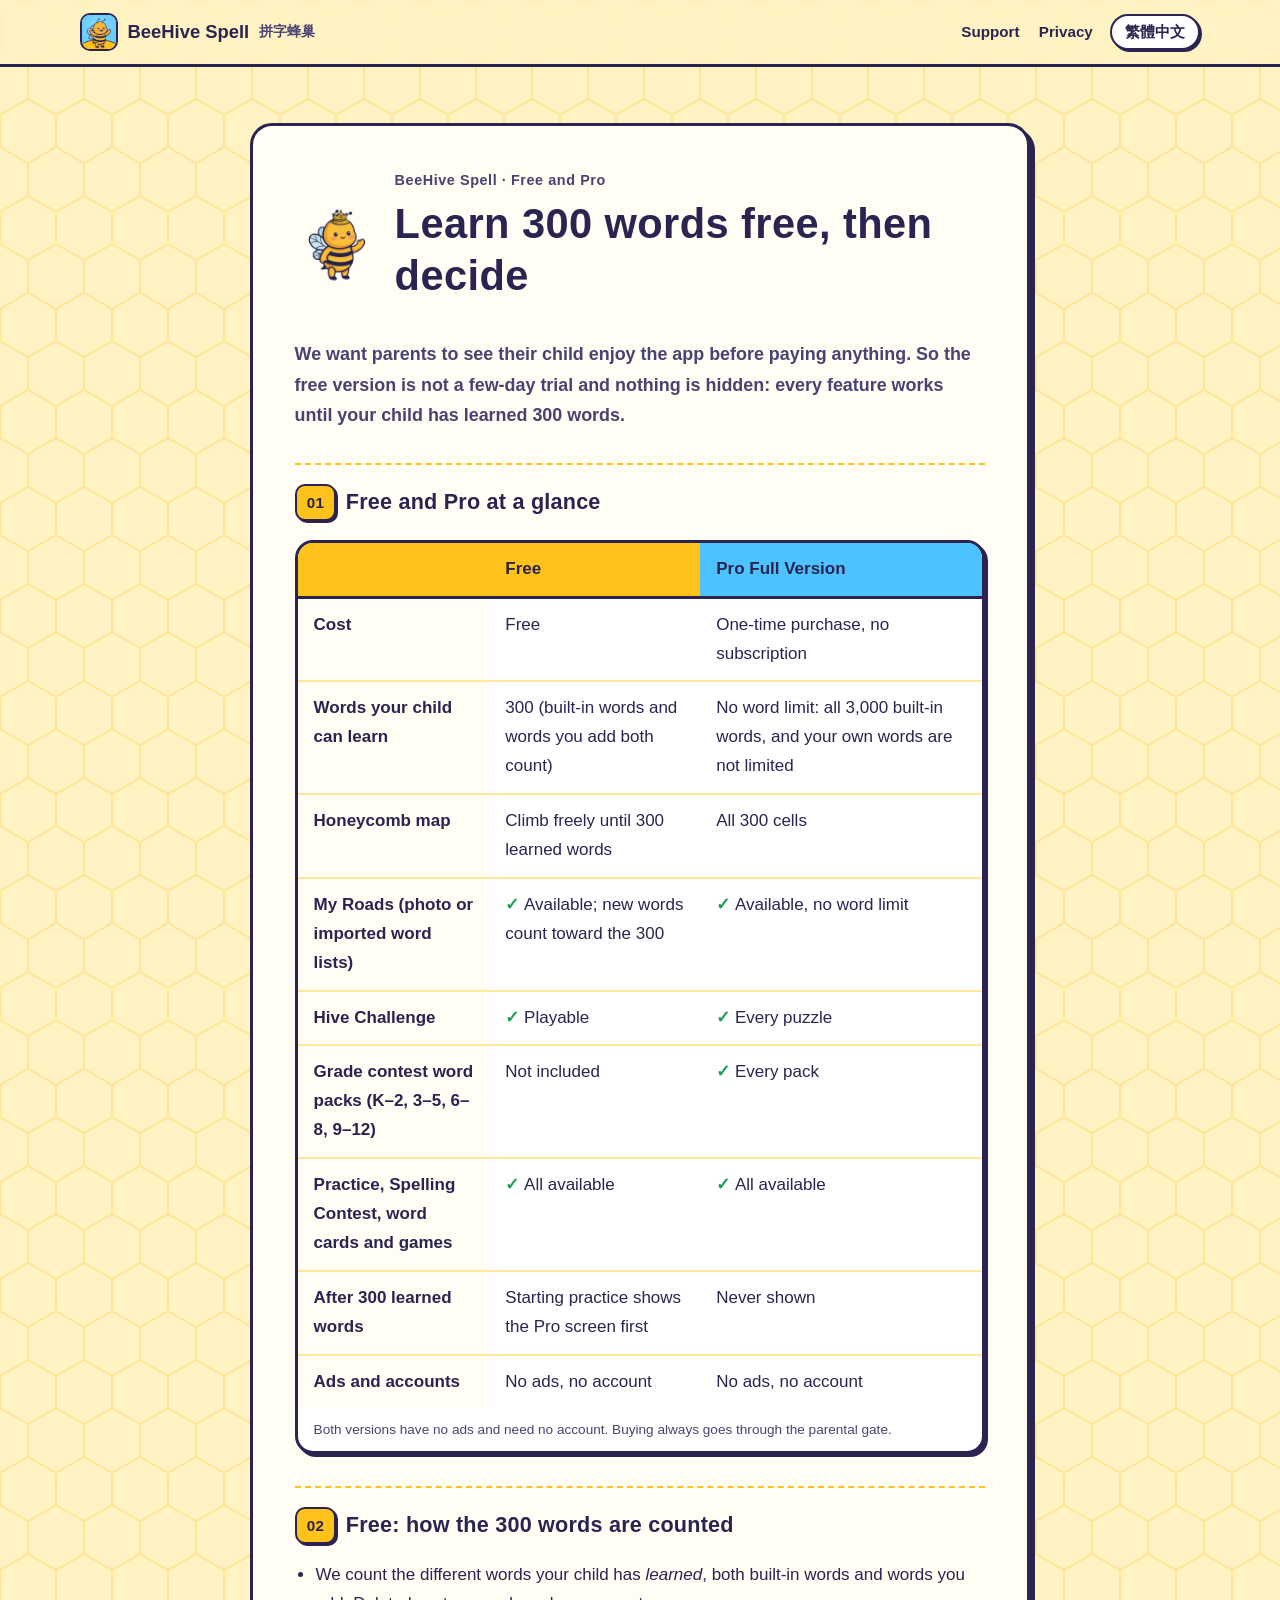
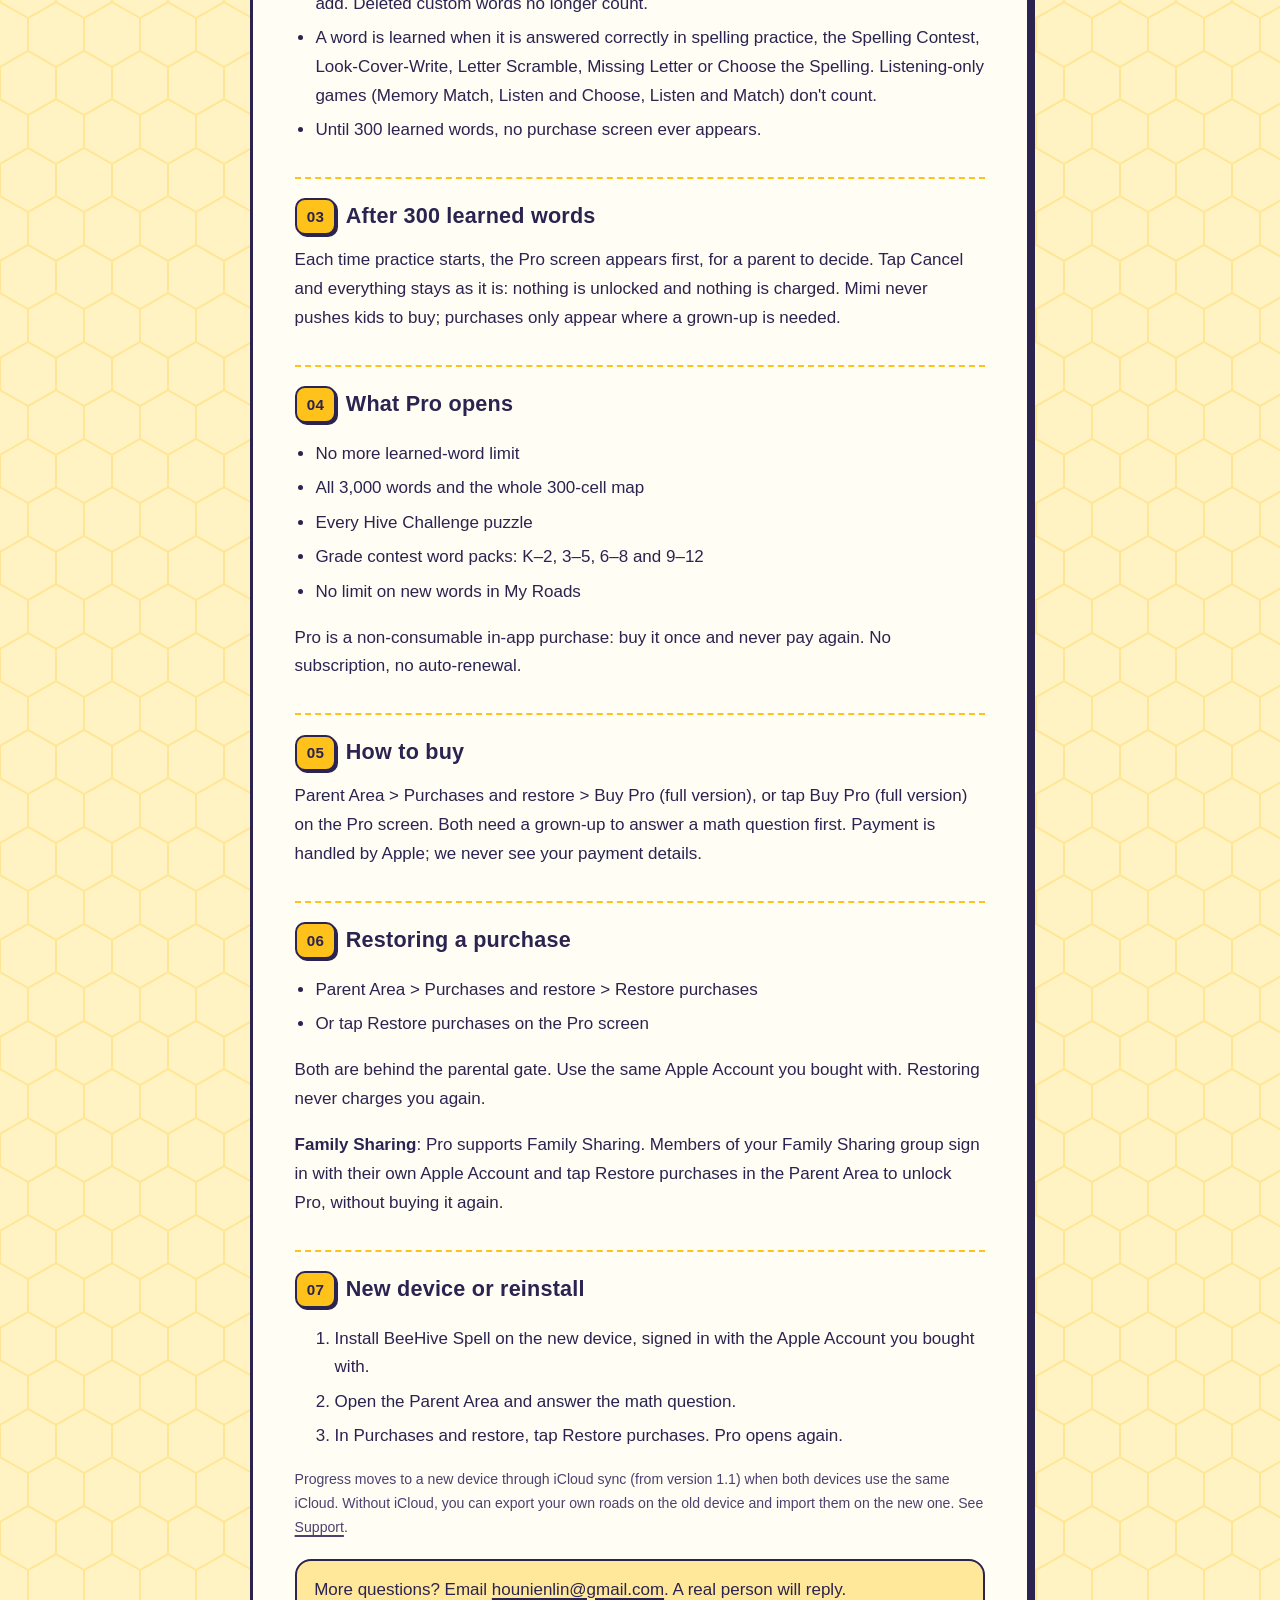
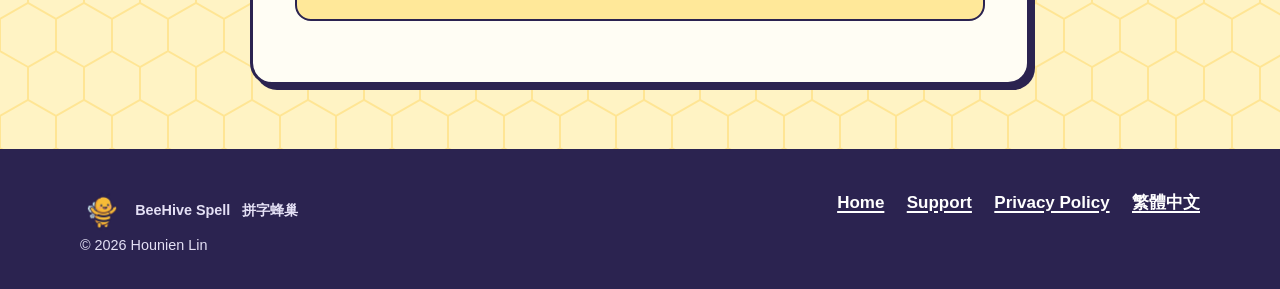
<file: en/pro.html>
<!doctype html>
<html lang="en">
<head>
<meta charset="utf-8">
<meta name="viewport" content="width=device-width, initial-scale=1">
<title>Free and Pro: BeeHive Spell</title>
<meta name="description" content="BeeHive Spell is free for the first 300 learned words, with every feature available. Pro is a one-time purchase with no subscription that opens all 3,000 words and the 300-cell map.">
<link rel="canonical" href="https://hounienlin.github.io/beehive_web/en/pro.html">
<link rel="alternate" hreflang="zh-Hant" href="https://hounienlin.github.io/beehive_web/pro.html">
<link rel="alternate" hreflang="en" href="https://hounienlin.github.io/beehive_web/en/pro.html">
<link rel="alternate" hreflang="x-default" href="https://hounienlin.github.io/beehive_web/pro.html">
<meta name="theme-color" content="#FFC21A">
<link rel="icon" href="../assets/img/icon/favicon-32.png" sizes="32x32" type="image/png">
<link rel="apple-touch-icon" href="../assets/img/icon/apple-touch-icon.png">
<link rel="stylesheet" href="../assets/css/style.css">
</head>
<body>
<a class="skip" href="#main">Skip to main content</a>

<header class="site-header">
  <div class="wrap">
    <a class="brand" href="index.html"><img src="../assets/img/icon/favicon-192.png" alt="" width="38" height="38">BeeHive Spell <small lang="zh-Hant">拼字蜂巢</small></a>
    <nav class="nav" aria-label="Main">
      <a href="support.html">Support</a>
      <a href="privacy.html">Privacy</a>
      <a class="lang" href="../pro.html" hreflang="zh-Hant" lang="zh-Hant">繁體中文</a>
    </nav>
  </div>
</header>

<main id="main" class="doc">
  <div class="narrow">
    <article class="card">
      <div class="doc-head">
        <img src="../assets/img/mascot/mascot_bee_queen.webp" alt="" width="84" height="84">
        <div>
          <p class="eyebrow">BeeHive Spell · Free and Pro</p>
          <h1>Learn 300 words free, then decide</h1>
        </div>
      </div>
      <p class="lead">We want parents to see their child enjoy the app before paying anything. So the free version is not a few-day trial and nothing is hidden: every feature works until your child has learned 300 words.</p>

      <h2 id="compare"><span class="no">01</span>Free and Pro at a glance</h2>
      <div class="table-wrap">
        <table class="compare">
          <caption>Both versions have no ads and need no account. Buying always goes through the parental gate.</caption>
          <thead>
            <tr><th scope="col">&nbsp;</th><th scope="col">Free</th><th scope="col" class="pro">Pro Full Version</th></tr>
          </thead>
          <tbody>
            <tr><th scope="row">Cost</th><td>Free</td><td>One-time purchase, no subscription<!-- TODO(price TBD): decide later whether to show the price here; no amount until it is set. --></td></tr>
            <tr><th scope="row">Words your child can learn</th><td>300 (built-in words and words you add both count)</td><td>No word limit: all 3,000 built-in words, and your own words are not limited</td></tr>
            <tr><th scope="row">Honeycomb map</th><td>Climb freely until 300 learned words</td><td>All 300 cells</td></tr>
            <tr><th scope="row">My Roads (photo or imported word lists)</th><td class="yes">Available; new words count toward the 300</td><td class="yes">Available, no word limit</td></tr>
            <tr><th scope="row">Hive Challenge</th><td class="yes">Playable</td><td class="yes">Every puzzle</td></tr>
            <tr><th scope="row">Grade contest word packs (K–2, 3–5, 6–8, 9–12)</th><td>Not included</td><td class="yes">Every pack</td></tr>
            <tr><th scope="row">Practice, Spelling Contest, word cards and games</th><td class="yes">All available</td><td class="yes">All available</td></tr>
            <tr><th scope="row">After 300 learned words</th><td>Starting practice shows the Pro screen first</td><td>Never shown</td></tr>
            <tr><th scope="row">Ads and accounts</th><td>No ads, no account</td><td>No ads, no account</td></tr>
          </tbody>
        </table>
      </div>

      <h2 id="free"><span class="no">02</span>Free: how the 300 words are counted</h2>
      <ul>
        <li>We count the different words your child has <em>learned</em>, both built-in words and words you add. Deleted custom words no longer count.</li>
        <li>A word is learned when it is answered correctly in spelling practice, the Spelling Contest, Look-Cover-Write, Letter Scramble, Missing Letter or Choose the Spelling. Listening-only games (Memory Match, Listen and Choose, Listen and Match) don't count.</li>
        <li>Until 300 learned words, no purchase screen ever appears.</li>
      </ul>

      <h2 id="after-300"><span class="no">03</span>After 300 learned words</h2>
      <p>Each time practice starts, the Pro screen appears first, for a parent to decide. Tap Cancel and everything stays as it is: nothing is unlocked and nothing is charged. Mimi never pushes kids to buy; purchases only appear where a grown-up is needed.</p>

      <h2 id="pro"><span class="no">04</span>What Pro opens</h2>
      <ul>
        <li>No more learned-word limit</li>
        <li>All 3,000 words and the whole 300-cell map</li>
        <li>Every Hive Challenge puzzle</li>
        <li>Grade contest word packs: K–2, 3–5, 6–8 and 9–12</li>
        <li>No limit on new words in My Roads</li>
      </ul>
      <p>Pro is a non-consumable in-app purchase: buy it once and never pay again. No subscription, no auto-renewal.</p>

      <h2 id="buy"><span class="no">05</span>How to buy</h2>
      <p>Parent Area &gt; Purchases and restore &gt; Buy Pro (full version), or tap Buy Pro (full version) on the Pro screen. Both need a grown-up to answer a math question first. Payment is handled by Apple; we never see your payment details.</p>

      <h2 id="restore"><span class="no">06</span>Restoring a purchase</h2>
      <ul>
        <li>Parent Area &gt; Purchases and restore &gt; Restore purchases</li>
        <li>Or tap Restore purchases on the Pro screen</li>
      </ul>
      <p>Both are behind the parental gate. Use the same Apple Account you bought with. Restoring never charges you again.</p>
      <p><strong>Family Sharing</strong>: Pro supports Family Sharing. Members of your Family Sharing group sign in with their own Apple Account and tap Restore purchases in the Parent Area to unlock Pro, without buying it again.</p>

      <h2 id="new-device"><span class="no">07</span>New device or reinstall</h2>
      <ol>
        <li>Install BeeHive Spell on the new device, signed in with the Apple Account you bought with.</li>
        <li>Open the Parent Area and answer the math question.</li>
        <li>In Purchases and restore, tap Restore purchases. Pro opens again.</li>
      </ol>
      <p class="note">Progress moves to a new device through iCloud sync (from version 1.1) when both devices use the same iCloud. Without iCloud, you can export your own roads on the old device and import them on the new one. See <a href="support.html#new-device">Support</a>.</p>

      <div class="callout">More questions? Email <a href="mailto:hounienlin@gmail.com">hounienlin@gmail.com</a>. A real person will reply.</div>
    </article>
  </div>
</main>

<footer class="site-footer">
  <div class="wrap">
    <div>
      <p class="foot-brand"><img src="../assets/img/mascot/mascot_mood_cheer.webp" alt="" width="44" height="44" loading="lazy">BeeHive Spell <span lang="zh-Hant">拼字蜂巢</span></p>
      <p>© 2026 Hounien Lin</p>
    </div>
    <nav aria-label="Footer">
      <ul>
        <li><a href="index.html">Home</a></li>
        <li><a href="support.html">Support</a></li>
        <li><a href="privacy.html">Privacy Policy</a></li>
        <li><a href="../pro.html" hreflang="zh-Hant" lang="zh-Hant">繁體中文</a></li>
      </ul>
    </nav>
  </div>
</footer>
</body>
</html>
</file>
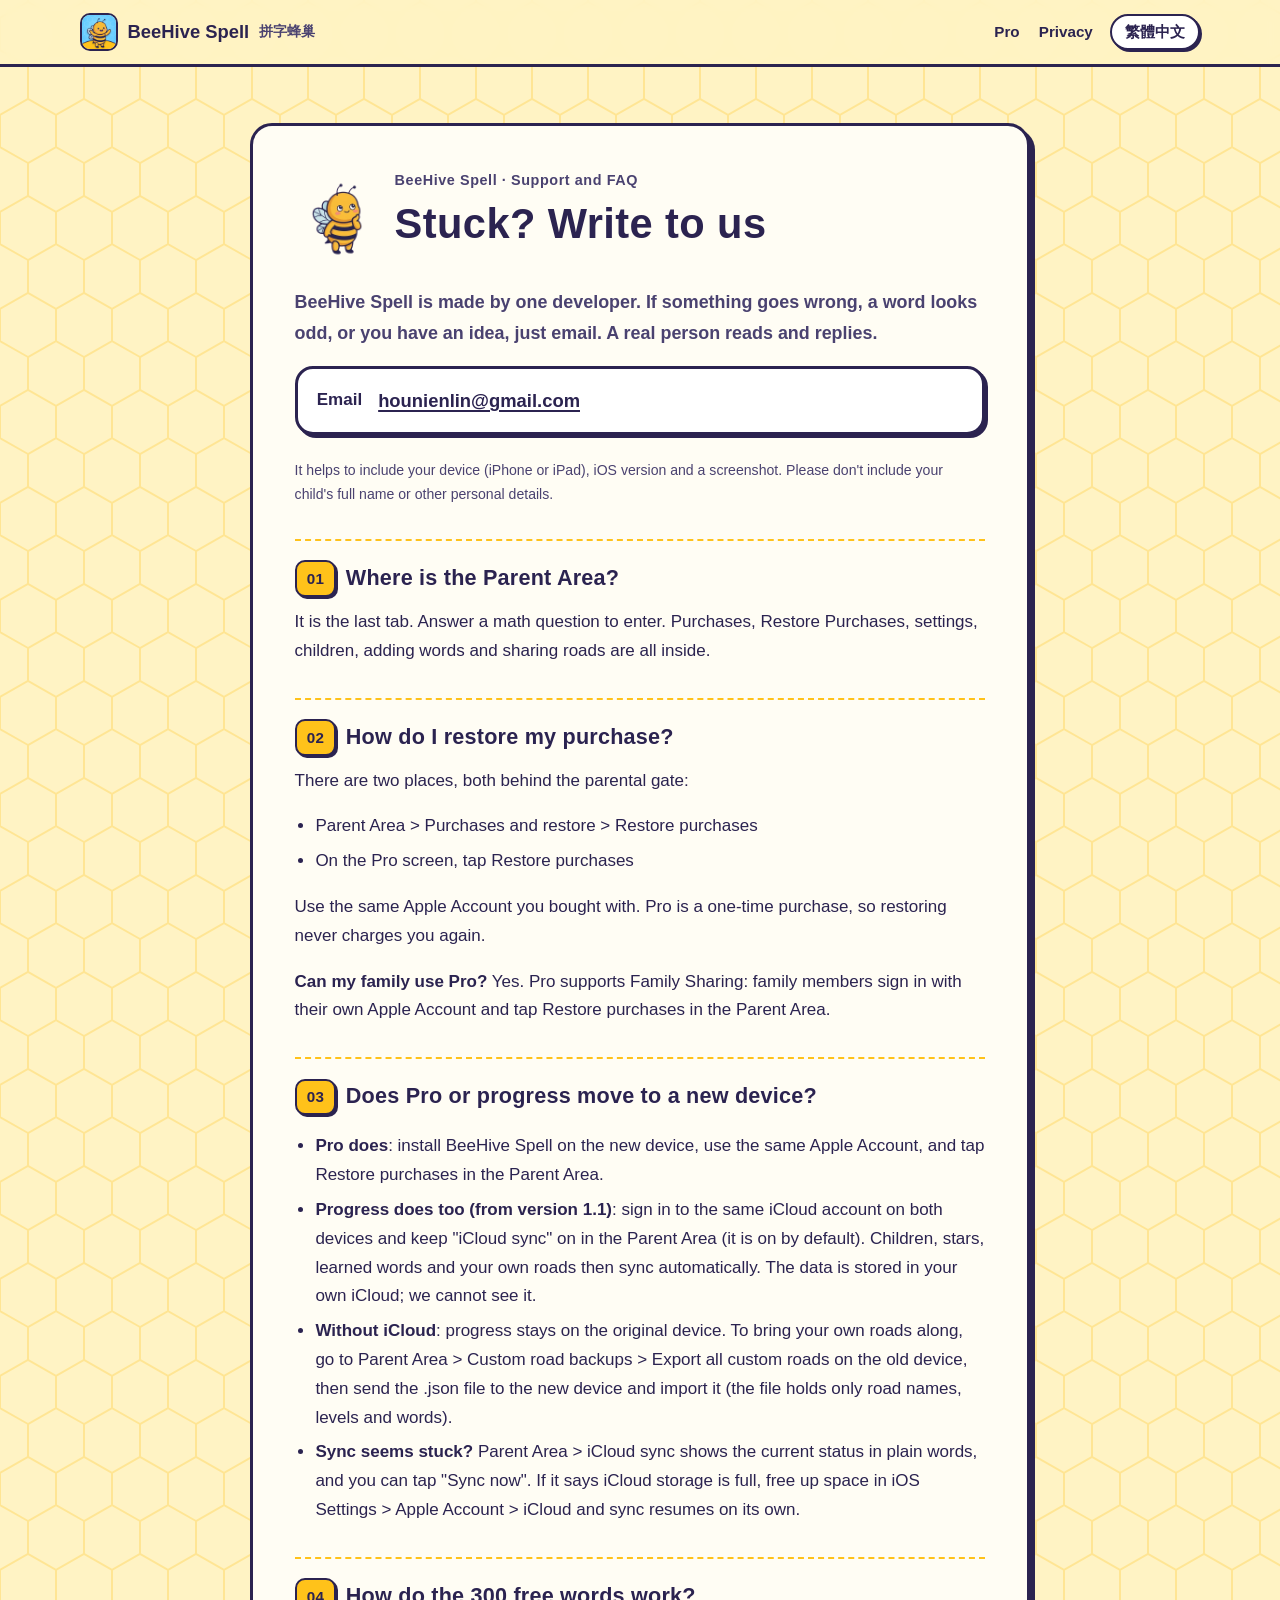
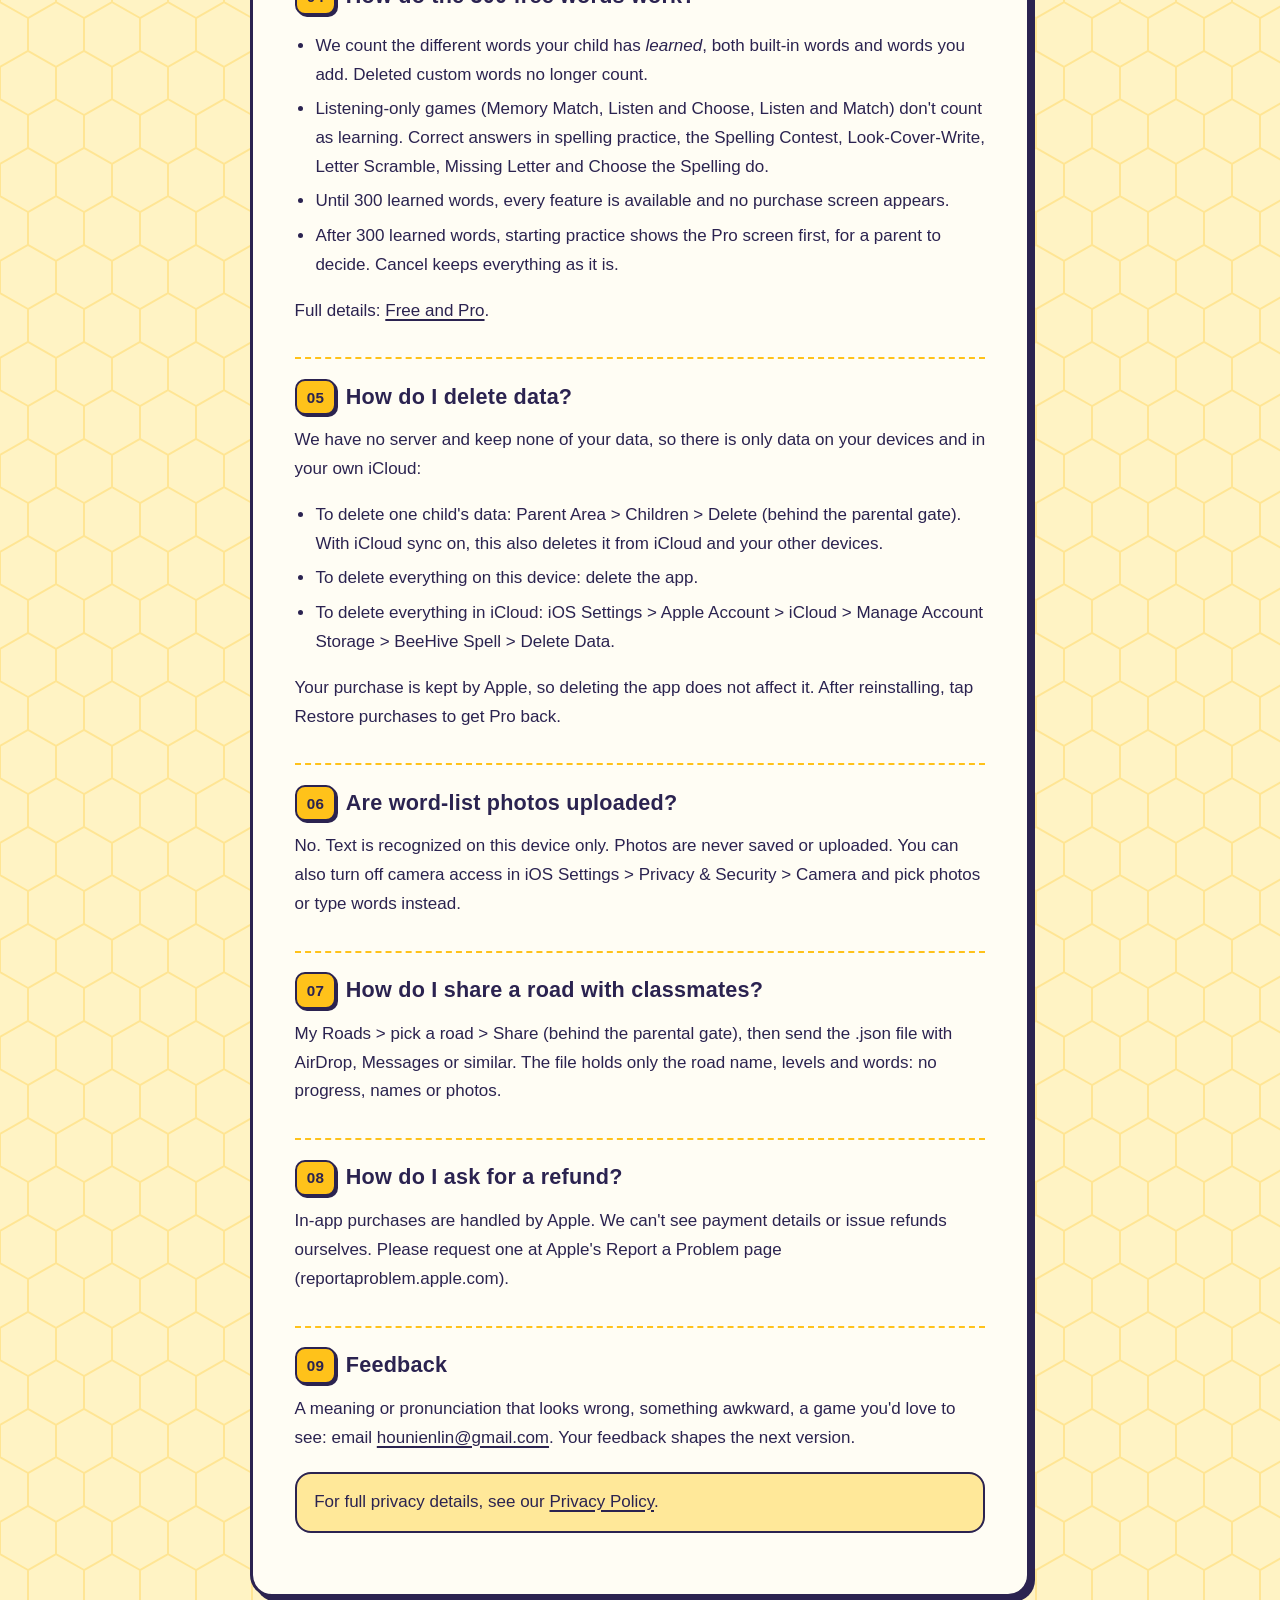
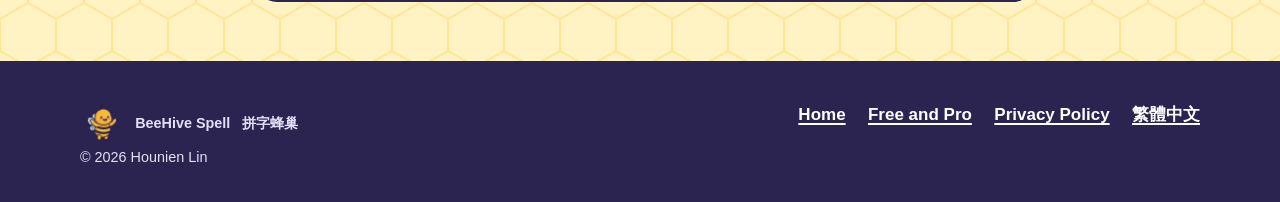
<file: en/support.html>
<!doctype html>
<html lang="en">
<head>
<meta charset="utf-8">
<meta name="viewport" content="width=device-width, initial-scale=1">
<title>Support and FAQ: BeeHive Spell</title>
<meta name="description" content="BeeHive Spell support: contact, restoring purchases, moving to a new device, how the 300 free words work, and deleting data.">
<link rel="canonical" href="https://hounienlin.github.io/beehive_web/en/support.html">
<link rel="alternate" hreflang="zh-Hant" href="https://hounienlin.github.io/beehive_web/support.html">
<link rel="alternate" hreflang="en" href="https://hounienlin.github.io/beehive_web/en/support.html">
<link rel="alternate" hreflang="x-default" href="https://hounienlin.github.io/beehive_web/support.html">
<meta name="theme-color" content="#FFC21A">
<link rel="icon" href="../assets/img/icon/favicon-32.png" sizes="32x32" type="image/png">
<link rel="apple-touch-icon" href="../assets/img/icon/apple-touch-icon.png">
<link rel="stylesheet" href="../assets/css/style.css">
</head>
<body>
<a class="skip" href="#main">Skip to main content</a>

<header class="site-header">
  <div class="wrap">
    <a class="brand" href="index.html"><img src="../assets/img/icon/favicon-192.png" alt="" width="38" height="38">BeeHive Spell <small lang="zh-Hant">拼字蜂巢</small></a>
    <nav class="nav" aria-label="Main">
      <a href="pro.html">Pro</a>
      <a href="privacy.html">Privacy</a>
      <a class="lang" href="../support.html" hreflang="zh-Hant" lang="zh-Hant">繁體中文</a>
    </nav>
  </div>
</header>

<main id="main" class="doc">
  <div class="narrow">
    <article class="card">
      <div class="doc-head">
        <img src="../assets/img/mascot/mascot_mood_think.webp" alt="" width="84" height="84">
        <div>
          <p class="eyebrow">BeeHive Spell · Support and FAQ</p>
          <h1>Stuck? Write to us</h1>
        </div>
      </div>
      <p class="lead">BeeHive Spell is made by one developer. If something goes wrong, a word looks odd, or you have an idea, just email. A real person reads and replies.</p>

      <div class="contact-box">
        <span>Email</span>
        <a href="mailto:hounienlin@gmail.com">hounienlin@gmail.com</a>
      </div>
      <p class="note">It helps to include your device (iPhone or iPad), iOS version and a screenshot. Please don't include your child's full name or other personal details.</p>

      <h2 id="parents-area"><span class="no">01</span>Where is the Parent Area?</h2>
      <p>It is the last tab. Answer a math question to enter. Purchases, Restore Purchases, settings, children, adding words and sharing roads are all inside.</p>

      <h2 id="restore"><span class="no">02</span>How do I restore my purchase?</h2>
      <p>There are two places, both behind the parental gate:</p>
      <ul>
        <li>Parent Area &gt; Purchases and restore &gt; Restore purchases</li>
        <li>On the Pro screen, tap Restore purchases</li>
      </ul>
      <p>Use the same Apple Account you bought with. Pro is a one-time purchase, so restoring never charges you again.</p>
      <p><strong>Can my family use Pro?</strong> Yes. Pro supports Family Sharing: family members sign in with their own Apple Account and tap Restore purchases in the Parent Area.</p>

      <h2 id="new-device"><span class="no">03</span>Does Pro or progress move to a new device?</h2>
      <ul>
        <li><strong>Pro does</strong>: install BeeHive Spell on the new device, use the same Apple Account, and tap Restore purchases in the Parent Area.</li>
        <li><strong>Progress does too (from version 1.1)</strong>: sign in to the same iCloud account on both devices and keep "iCloud sync" on in the Parent Area (it is on by default). Children, stars, learned words and your own roads then sync automatically. The data is stored in your own iCloud; we cannot see it.</li>
        <li><strong>Without iCloud</strong>: progress stays on the original device. To bring your own roads along, go to Parent Area &gt; Custom road backups &gt; Export all custom roads on the old device, then send the .json file to the new device and import it (the file holds only road names, levels and words).</li>
        <li><strong>Sync seems stuck?</strong> Parent Area &gt; iCloud sync shows the current status in plain words, and you can tap "Sync now". If it says iCloud storage is full, free up space in iOS Settings &gt; Apple Account &gt; iCloud and sync resumes on its own.</li>
      </ul>

      <h2 id="free-limit"><span class="no">04</span>How do the 300 free words work?</h2>
      <ul>
        <li>We count the different words your child has <em>learned</em>, both built-in words and words you add. Deleted custom words no longer count.</li>
        <li>Listening-only games (Memory Match, Listen and Choose, Listen and Match) don't count as learning. Correct answers in spelling practice, the Spelling Contest, Look-Cover-Write, Letter Scramble, Missing Letter and Choose the Spelling do.</li>
        <li>Until 300 learned words, every feature is available and no purchase screen appears.</li>
        <li>After 300 learned words, starting practice shows the Pro screen first, for a parent to decide. Cancel keeps everything as it is.</li>
      </ul>
      <p>Full details: <a href="pro.html">Free and Pro</a>.</p>

      <h2 id="delete"><span class="no">05</span>How do I delete data?</h2>
      <p>We have no server and keep none of your data, so there is only data on your devices and in your own iCloud:</p>
      <ul>
        <li>To delete one child's data: Parent Area &gt; Children &gt; Delete (behind the parental gate). With iCloud sync on, this also deletes it from iCloud and your other devices.</li>
        <li>To delete everything on this device: delete the app.</li>
        <li>To delete everything in iCloud: iOS Settings &gt; Apple Account &gt; iCloud &gt; Manage Account Storage &gt; BeeHive Spell &gt; Delete Data.</li>
      </ul>
      <p>Your purchase is kept by Apple, so deleting the app does not affect it. After reinstalling, tap Restore purchases to get Pro back.</p>

      <h2 id="photos"><span class="no">06</span>Are word-list photos uploaded?</h2>
      <p>No. Text is recognized on this device only. Photos are never saved or uploaded. You can also turn off camera access in iOS Settings &gt; Privacy &amp; Security &gt; Camera and pick photos or type words instead.</p>

      <h2 id="share"><span class="no">07</span>How do I share a road with classmates?</h2>
      <p>My Roads &gt; pick a road &gt; Share (behind the parental gate), then send the .json file with AirDrop, Messages or similar. The file holds only the road name, levels and words: no progress, names or photos.</p>

      <h2 id="refund"><span class="no">08</span>How do I ask for a refund?</h2>
      <p>In-app purchases are handled by Apple. We can't see payment details or issue refunds ourselves. Please request one at Apple's Report a Problem page (reportaproblem.apple.com).</p>

      <h2 id="feedback"><span class="no">09</span>Feedback</h2>
      <p>A meaning or pronunciation that looks wrong, something awkward, a game you'd love to see: email <a href="mailto:hounienlin@gmail.com">hounienlin@gmail.com</a>. Your feedback shapes the next version.</p>

      <div class="callout">For full privacy details, see our <a href="privacy.html">Privacy Policy</a>.</div>
    </article>
  </div>
</main>

<footer class="site-footer">
  <div class="wrap">
    <div>
      <p class="foot-brand"><img src="../assets/img/mascot/mascot_mood_cheer.webp" alt="" width="44" height="44" loading="lazy">BeeHive Spell <span lang="zh-Hant">拼字蜂巢</span></p>
      <p>© 2026 Hounien Lin</p>
    </div>
    <nav aria-label="Footer">
      <ul>
        <li><a href="index.html">Home</a></li>
        <li><a href="pro.html">Free and Pro</a></li>
        <li><a href="privacy.html">Privacy Policy</a></li>
        <li><a href="../support.html" hreflang="zh-Hant" lang="zh-Hant">繁體中文</a></li>
      </ul>
    </nav>
  </div>
</footer>
</body>
</html>
</file>
<file: assets/css/style.css>
/* BeeHive Spell site — one stylesheet, no external fonts or resources. */

:root {
  --honey: #FFC21A;
  --honey-soft: #FFE899;
  --cream: #FFF3C4;
  --sky: #4CC3FF;
  --leaf: #1E9E58;
  --pink: #FF6FA8;
  --ink: #2B2350;
  --ink-soft: #4A4270;
  --paper: #FFFDF4;
  --radius: 22px;
  --line: 3px;
  --pop: 5px 5px 0 var(--ink);
  --pop-sm: 3px 3px 0 var(--ink);
  --wrap: 1120px;
  --font: ui-rounded, "SF Pro Rounded", -apple-system, BlinkMacSystemFont, "PingFang TC", "Heiti TC",
    "Microsoft JhengHei", "Noto Sans TC", "Segoe UI", Roboto, "Helvetica Neue", Arial, sans-serif;
  color-scheme: light;
}

*, *::before, *::after { box-sizing: border-box; }

html { -webkit-text-size-adjust: 100%; scroll-behavior: smooth; }
@media (prefers-reduced-motion: reduce) {
  html { scroll-behavior: auto; }
  *, *::before, *::after { animation: none !important; transition: none !important; }
}

body {
  margin: 0;
  font-family: var(--font);
  font-size: 1.0625rem;
  line-height: 1.7;
  color: var(--ink);
  background-color: var(--cream);
  /* subtle honeycomb pattern (inline SVG, no network request) */
  background-image: url("data:image/svg+xml,%3Csvg xmlns='http://www.w3.org/2000/svg' width='56' height='97' viewBox='0 0 56 97'%3E%3Cpath d='M28 66 0 50V18L28 2l28 16v32L28 66zm0 31V66m0-64V-30' fill='none' stroke='%23FFC21A' stroke-opacity='.28' stroke-width='2'/%3E%3C/svg%3E");
  background-size: 56px 97px;
}

img { max-width: 100%; height: auto; display: block; }
a { color: inherit; text-decoration-thickness: 2px; text-underline-offset: 3px; }
a:hover { text-decoration-color: var(--pink); }
:focus-visible { outline: 3px solid var(--sky); outline-offset: 3px; border-radius: 6px; }

h1, h2, h3 { line-height: 1.25; margin: 0 0 .5em; letter-spacing: .01em; }
h1 { font-size: clamp(2rem, 6vw, 3.6rem); font-weight: 900; }
h2 { font-size: clamp(1.6rem, 3.6vw, 2.4rem); font-weight: 900; }
h3 { font-size: 1.2rem; font-weight: 800; }
p { margin: 0 0 1em; }

.wrap { width: min(100% - 2.5rem, var(--wrap)); margin-inline: auto; }
.narrow { width: min(100% - 2.5rem, 780px); margin-inline: auto; }

.skip {
  position: absolute; left: -999px; top: 0; z-index: 99;
  background: var(--ink); color: #fff; padding: .6rem 1rem; border-radius: 0 0 12px 0;
}
.skip:focus { left: 0; }

/* ---------- header ---------- */
.site-header {
  position: sticky; top: 0; z-index: 10;
  background: rgba(255, 243, 196, .94);
  border-bottom: var(--line) solid var(--ink);
}
@supports (backdrop-filter: blur(6px)) {
  .site-header { background: rgba(255, 243, 196, .82); backdrop-filter: blur(6px); }
}
.site-header .wrap {
  display: flex; align-items: center; gap: 1rem; min-height: 64px; flex-wrap: wrap;
}
.brand {
  display: flex; align-items: center; gap: .6rem; text-decoration: none; font-weight: 900; font-size: 1.15rem;
  margin-right: auto;
}
.brand img { width: 38px; height: 38px; border-radius: 10px; border: 2px solid var(--ink); }
.brand small { font-weight: 700; color: var(--ink-soft); font-size: .85rem; }
.nav { display: flex; gap: .25rem 1rem; flex-wrap: wrap; align-items: center; font-weight: 700; font-size: .95rem; }
.nav a { text-decoration: none; padding: .25rem .1rem; }
.nav a:hover { text-decoration: underline; }
.lang {
  border: 2px solid var(--ink); border-radius: 999px; padding: .2rem .8rem !important;
  background: #fff; box-shadow: 2px 2px 0 var(--ink);
}
@media (max-width: 640px) {
  .nav .hide-sm { display: none; }
  .brand small { display: none; }
}

/* ---------- buttons, chips ---------- */
.btn {
  display: inline-flex; align-items: center; gap: .6rem;
  font: inherit; font-weight: 900; font-size: 1.05rem; text-decoration: none;
  padding: .8rem 1.4rem; border-radius: 999px;
  border: var(--line) solid var(--ink); box-shadow: var(--pop-sm);
  background: var(--honey); color: var(--ink);
  transition: transform .12s ease, box-shadow .12s ease;
}
.btn:hover { transform: translate(-1px, -1px); box-shadow: 4px 4px 0 var(--ink); }
.btn:active { transform: translate(2px, 2px); box-shadow: 1px 1px 0 var(--ink); }
.btn-store { background: var(--ink); color: #fff; }
.btn-store svg { width: 22px; height: 22px; fill: currentColor; }
.btn-store span { display: flex; flex-direction: column; line-height: 1.15; text-align: left; }
.btn-store small { font-weight: 700; font-size: .75rem; opacity: .85; }
.btn-ghost { background: #fff; }

.chip {
  display: inline-block; font-weight: 800; font-size: .85rem;
  padding: .2rem .75rem; border-radius: 999px;
  border: 2px solid var(--ink); background: var(--honey-soft);
}

/* ---------- hero ---------- */
.hero { padding: clamp(2rem, 6vw, 4.5rem) 0 clamp(2.5rem, 6vw, 4rem); }
.hero .wrap { display: grid; gap: 2rem; align-items: center; grid-template-columns: 1.15fr .85fr; }
@media (max-width: 820px) { .hero .wrap { grid-template-columns: 1fr; text-align: center; } }
.hero .lede { font-size: clamp(1.1rem, 2.2vw, 1.35rem); font-weight: 600; color: var(--ink-soft); max-width: 34em; }
@media (max-width: 820px) { .hero .lede { margin-inline: auto; } }
.hero h1 .en { display: block; font-size: .45em; font-weight: 800; color: var(--ink-soft); margin-top: .35em; letter-spacing: .02em; }
.hero-cta { display: flex; flex-wrap: wrap; gap: .9rem; margin-top: 1.5rem; }
@media (max-width: 820px) { .hero-cta { justify-content: center; } }
.hero-note { font-size: .9rem; color: var(--ink-soft); margin-top: .9rem; }
.hero-art { position: relative; justify-self: center; width: min(360px, 78vw); aspect-ratio: 1; }
.hero-art::before, .hero-art::after {
  content: ""; position: absolute;
  clip-path: polygon(25% 3%, 75% 3%, 100% 50%, 75% 97%, 25% 97%, 0 50%);
}
.hero-art::before { inset: 5%; background: var(--ink); transform: translate(6px, 6px); }
.hero-art::after { inset: 6%; background: var(--honey); box-shadow: none; }
.hero-art img { position: relative; z-index: 1; width: 100%; animation: bob 4s ease-in-out infinite; }
@keyframes bob { 0%, 100% { transform: translateY(0) rotate(-2deg); } 50% { transform: translateY(-10px) rotate(2deg); } }
.bubble {
  position: absolute; z-index: 2; top: 2%; right: -4%;
  background: #fff; border: var(--line) solid var(--ink); border-radius: 18px; box-shadow: var(--pop-sm);
  padding: .4rem .8rem; font-weight: 800; font-size: .95rem; max-width: 12em; text-align: left; line-height: 1.4;
}
@media (max-width: 480px) { .bubble { right: 0; font-size: .85rem; } }

/* ---------- sections ---------- */
section { scroll-margin-top: 80px; }
.section { padding: clamp(2.5rem, 6vw, 4.5rem) 0; }
.section-head { text-align: center; max-width: 40em; margin: 0 auto 2.2rem; }
.section-head p { color: var(--ink-soft); font-weight: 600; }
.band { background: var(--honey-soft); border-block: var(--line) solid var(--ink); }

.card {
  background: var(--paper); border: var(--line) solid var(--ink); border-radius: var(--radius);
  box-shadow: var(--pop); padding: 1.4rem 1.4rem 1.2rem;
}
.grid { display: grid; gap: 1.4rem; grid-template-columns: repeat(auto-fit, minmax(min(100%, 300px), 1fr)); }
.feature h3 { display: flex; align-items: center; gap: .6rem; }
.feature ul { margin: .4rem 0 0; padding-left: 1.2rem; }
.feature li { margin-bottom: .25rem; }
.icon-hex {
  flex: none; width: 56px; height: 56px; display: grid; place-items: center; padding: 4px;
  clip-path: polygon(25% 5%, 75% 5%, 100% 50%, 75% 95%, 25% 95%, 0 50%);
  background: var(--honey);
}
.icon-hex img { width: 100%; }
.c-sky .icon-hex { background: var(--sky); }
.c-leaf .icon-hex { background: #8FE0B2; }
.c-pink .icon-hex { background: var(--pink); }
.c-honey .icon-hex { background: var(--honey); }
.c-ink .icon-hex { background: var(--honey-soft); }
.c-sky { border-top: 12px solid var(--sky); }
.c-leaf { border-top: 12px solid var(--leaf); }
.c-pink { border-top: 12px solid var(--pink); }
.c-honey { border-top: 12px solid var(--honey); }
.c-ink { border-top: 12px solid var(--ink); }
.stars { list-style: none; padding: 0 !important; }
.stars li::before { content: "★ "; color: var(--honey); -webkit-text-stroke: 1px var(--ink); }
.note { font-size: .88rem; color: var(--ink-soft); margin-top: .6rem; }

/* ---------- screenshots ---------- */
.shots {
  display: flex; gap: 1.2rem; overflow-x: auto; scroll-snap-type: x mandatory;
  padding: .5rem 1.25rem 1.6rem; margin: 0; list-style: none;
  -webkit-overflow-scrolling: touch;
}
@media (min-width: 1160px) { .shots { padding-inline: calc((100vw - var(--wrap)) / 2); } }
.shots li { flex: none; width: clamp(180px, 22vw, 240px); scroll-snap-align: center; }
.shots img {
  width: 100%; border: var(--line) solid var(--ink); border-radius: 26px; box-shadow: var(--pop);
  background: var(--honey-soft);
}
.shots-hint { text-align: center; font-size: .9rem; color: var(--ink-soft); margin: 0; }

/* ---------- trust ---------- */
.trust { display: grid; gap: 2rem; grid-template-columns: .8fr 1.2fr; align-items: center; }
@media (max-width: 820px) { .trust { grid-template-columns: 1fr; } .trust-art { max-width: 220px; margin: 0 auto; } }
.checks { list-style: none; padding: 0; margin: 0; display: grid; gap: .9rem; }
.checks li {
  display: grid; grid-template-columns: 40px 1fr; gap: .8rem; align-items: start;
  background: var(--paper); border: var(--line) solid var(--ink); border-radius: 18px; padding: .8rem 1rem;
  box-shadow: var(--pop-sm);
}
.checks li::before {
  content: "✓"; display: grid; place-items: center; width: 36px; height: 36px; border-radius: 50%;
  background: var(--leaf); color: #fff; font-weight: 900; border: 2px solid var(--ink);
}
.checks strong { display: block; }
.checks span { color: var(--ink-soft); font-size: .97rem; }

/* ---------- FAQ ---------- */
.faq { display: grid; gap: .9rem; }
.faq details {
  background: var(--paper); border: var(--line) solid var(--ink); border-radius: 18px; box-shadow: var(--pop-sm);
  padding: 0 1.2rem;
}
.faq summary {
  cursor: pointer; font-weight: 800; padding: 1rem 2rem 1rem 0; position: relative; list-style: none;
}
.faq summary::-webkit-details-marker { display: none; }
.faq summary::after {
  content: "+"; position: absolute; right: 0; top: .75rem; font-size: 1.5rem; line-height: 1; font-weight: 900;
  width: 1.6rem; height: 1.6rem; display: grid; place-items: center;
  background: var(--honey); border: 2px solid var(--ink); border-radius: 50%;
}
.faq details[open] summary::after { content: "−"; }
.faq details > *:not(summary) { margin-top: 0; }
.faq details > :last-child { padding-bottom: 1rem; }

/* ---------- document pages (privacy / support) ---------- */
.doc { padding: clamp(2rem, 5vw, 3.5rem) 0 4rem; }
.doc .card { padding: clamp(1.4rem, 4vw, 2.6rem); }
.doc h1 { font-size: clamp(1.8rem, 5vw, 2.6rem); }
.doc h2 { font-size: 1.35rem; margin-top: 2rem; padding-top: 1.2rem; border-top: 2px dashed var(--honey); }
.doc ul { padding-left: 1.3rem; }
.doc li { margin-bottom: .35rem; }
.meta { color: var(--ink-soft); font-size: .95rem; }
.meta p { margin: 0 0 .2rem; }
.doc-head { display: flex; gap: 1rem; align-items: center; margin-bottom: 1rem; }
.doc-head img { width: 84px; flex: none; }
.callout {
  background: var(--honey-soft); border: 2px solid var(--ink); border-radius: 16px; padding: .9rem 1.1rem; margin: 1.2rem 0;
}
.contact-box {
  display: flex; flex-wrap: wrap; gap: .5rem 1rem; align-items: center;
  background: #fff; border: var(--line) solid var(--ink); border-radius: 18px; box-shadow: var(--pop-sm);
  padding: 1rem 1.2rem; margin: 1rem 0 1.5rem; font-weight: 700;
}

/* Placeholder the owner must fill before publishing. Deliberately loud. */
.ph {
  background: repeating-linear-gradient(135deg, #FFE0EC 0 8px, #FFC9DE 8px 16px);
  outline: 2px dashed #C2185B; outline-offset: 1px;
  color: #8A0F45; font-weight: 800; padding: 0 .3em; border-radius: 4px; white-space: nowrap;
}
.ph::before { content: "⚠ "; }

/* ---------- footer ---------- */
.site-footer { background: var(--ink); color: #fff; padding: 2.5rem 0 2rem; margin-top: 0; }
.site-footer .wrap { display: flex; flex-wrap: wrap; gap: 1.2rem 2rem; justify-content: space-between; align-items: flex-start; }
.site-footer a { color: #fff; }
.site-footer nav ul { list-style: none; margin: 0; padding: 0; display: flex; flex-wrap: wrap; gap: .4rem 1.4rem; font-weight: 700; }
.site-footer p { margin: 0; color: #E4E0F5; font-size: .9rem; }
.site-footer .foot-brand { display: flex; gap: .7rem; align-items: center; font-weight: 900; }
.site-footer .foot-brand img { width: 44px; }
.site-footer .ph { color: #8A0F45; }

/* ---------- 404 ---------- */
.lost { min-height: 70vh; display: grid; place-items: center; text-align: center; padding: 3rem 0; }
.lost img { width: 200px; margin: 0 auto 1rem; }
.lost .hero-cta { justify-content: center; }

/* ---------- numbered sections (same writing pattern as the owner's other app site) ---------- */
.no {
  display: inline-grid; place-items: center; flex: none;
  min-width: 2.6rem; height: 2.3rem; padding: 0 .4rem; margin-right: .6rem;
  font-size: .95rem; font-weight: 900; letter-spacing: .02em; color: var(--ink);
  background: var(--honey); border: 2px solid var(--ink); border-radius: 10px; box-shadow: 2px 2px 0 var(--ink);
  font-variant-numeric: tabular-nums;
}
.doc h2 { display: flex; align-items: center; }
.eyebrow { font-weight: 800; font-size: .9rem; color: var(--ink-soft); letter-spacing: .04em; margin: 0 0 .4rem; }
.lead { font-size: 1.12rem; color: var(--ink-soft); font-weight: 600; }
.feature .no { margin-right: 0; margin-bottom: .4rem; }
.contact-box a { font-size: 1.15rem; }

/* ---------- comparison table ---------- */
.table-wrap { overflow-x: auto; margin: 1.2rem 0; border: var(--line) solid var(--ink); border-radius: 18px; box-shadow: var(--pop-sm); background: #fff; }
table.compare { width: 100%; border-collapse: collapse; min-width: 520px; }
.compare th, .compare td { padding: .75rem 1rem; text-align: left; vertical-align: top; border-bottom: 2px solid var(--honey-soft); }
.compare thead th { background: var(--honey); border-bottom: var(--line) solid var(--ink); font-weight: 900; }
.compare thead th.pro { background: var(--sky); }
.compare tbody th { font-weight: 800; width: 28%; background: var(--paper); }
.compare tbody tr:last-child th, .compare tbody tr:last-child td { border-bottom: 0; }
.yes::before { content: "✓ "; color: var(--leaf); font-weight: 900; }
.compare caption { caption-side: bottom; padding: .6rem 1rem; font-size: .85rem; color: var(--ink-soft); text-align: left; }
</file>
